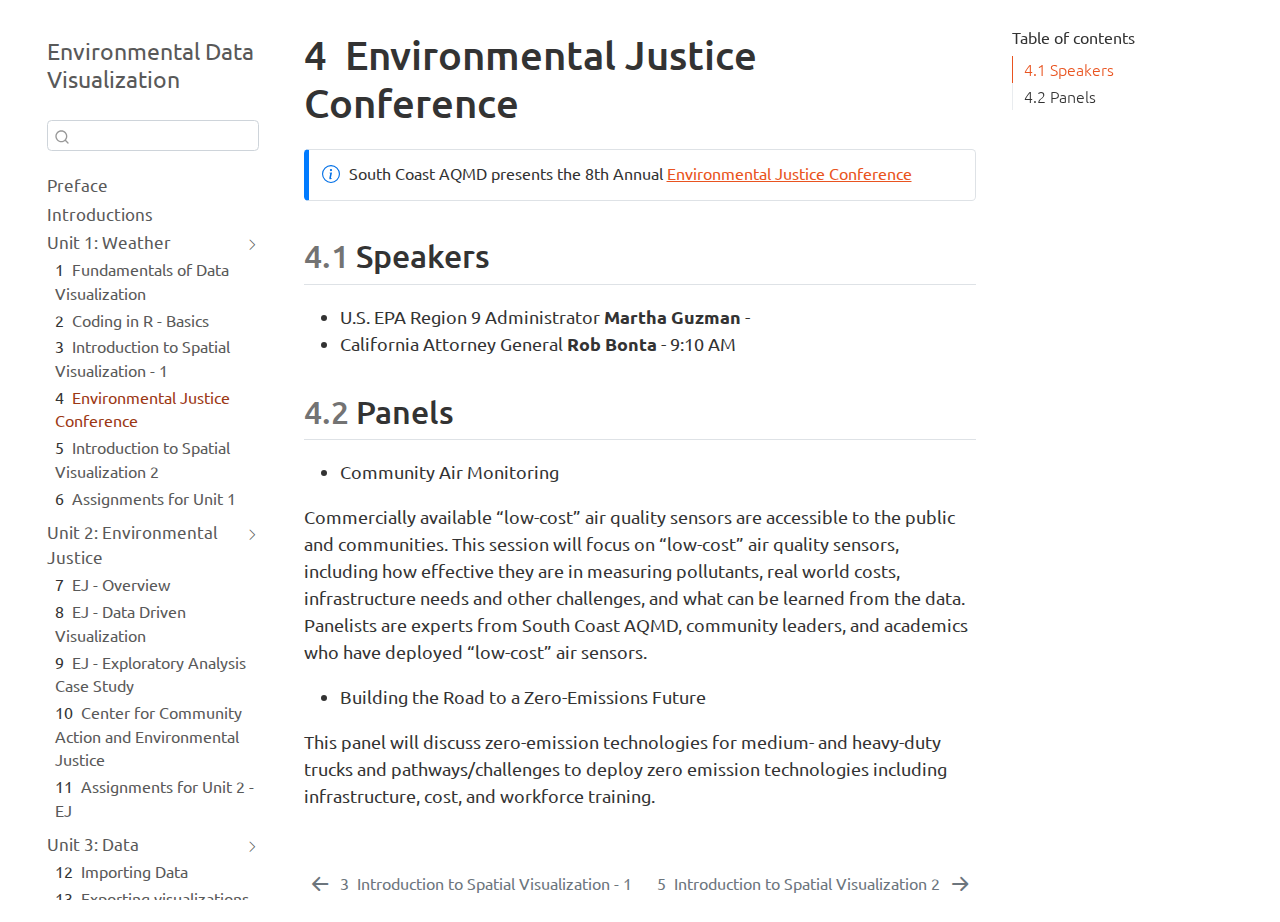
<file: AQMD.html>
<!DOCTYPE html>
<html xmlns="http://www.w3.org/1999/xhtml" lang="en" xml:lang="en"><head>

<meta charset="utf-8">
<meta name="generator" content="quarto-1.1.168">

<meta name="viewport" content="width=device-width, initial-scale=1.0, user-scalable=yes">


<title>Environmental Data Visualization - 4&nbsp; Environmental Justice Conference</title>
<style>
code{white-space: pre-wrap;}
span.smallcaps{font-variant: small-caps;}
div.columns{display: flex; gap: min(4vw, 1.5em);}
div.column{flex: auto; overflow-x: auto;}
div.hanging-indent{margin-left: 1.5em; text-indent: -1.5em;}
ul.task-list{list-style: none;}
ul.task-list li input[type="checkbox"] {
  width: 0.8em;
  margin: 0 0.8em 0.2em -1.6em;
  vertical-align: middle;
}
</style>


<script src="site_libs/quarto-nav/quarto-nav.js"></script>
<script src="site_libs/quarto-nav/headroom.min.js"></script>
<script src="site_libs/clipboard/clipboard.min.js"></script>
<script src="site_libs/quarto-search/autocomplete.umd.js"></script>
<script src="site_libs/quarto-search/fuse.min.js"></script>
<script src="site_libs/quarto-search/quarto-search.js"></script>
<meta name="quarto:offset" content="./">
<link href="./maps2.html" rel="next">
<link href="./maps1.html" rel="prev">
<script src="site_libs/quarto-html/quarto.js"></script>
<script src="site_libs/quarto-html/popper.min.js"></script>
<script src="site_libs/quarto-html/tippy.umd.min.js"></script>
<script src="site_libs/quarto-html/anchor.min.js"></script>
<link href="site_libs/quarto-html/tippy.css" rel="stylesheet">
<link href="site_libs/quarto-html/quarto-syntax-highlighting.css" rel="stylesheet" id="quarto-text-highlighting-styles">
<script src="site_libs/bootstrap/bootstrap.min.js"></script>
<link href="site_libs/bootstrap/bootstrap-icons.css" rel="stylesheet">
<link href="site_libs/bootstrap/bootstrap.min.css" rel="stylesheet" id="quarto-bootstrap" data-mode="light">
<script id="quarto-search-options" type="application/json">{
  "location": "sidebar",
  "copy-button": false,
  "collapse-after": 3,
  "panel-placement": "start",
  "type": "textbox",
  "limit": 20,
  "language": {
    "search-no-results-text": "No results",
    "search-matching-documents-text": "matching documents",
    "search-copy-link-title": "Copy link to search",
    "search-hide-matches-text": "Hide additional matches",
    "search-more-match-text": "more match in this document",
    "search-more-matches-text": "more matches in this document",
    "search-clear-button-title": "Clear",
    "search-detached-cancel-button-title": "Cancel",
    "search-submit-button-title": "Submit"
  }
}</script>


</head>

<body class="nav-sidebar floating">

<div id="quarto-search-results"></div>
  <header id="quarto-header" class="headroom fixed-top">
  <nav class="quarto-secondary-nav" data-bs-toggle="collapse" data-bs-target="#quarto-sidebar" aria-controls="quarto-sidebar" aria-expanded="false" aria-label="Toggle sidebar navigation" onclick="if (window.quartoToggleHeadroom) { window.quartoToggleHeadroom(); }">
    <div class="container-fluid d-flex justify-content-between">
      <h1 class="quarto-secondary-nav-title"><span class="chapter-number">4</span>&nbsp; <span class="chapter-title">Environmental Justice Conference</span></h1>
      <button type="button" class="quarto-btn-toggle btn" aria-label="Show secondary navigation">
        <i class="bi bi-chevron-right"></i>
      </button>
    </div>
  </nav>
</header>
<!-- content -->
<div id="quarto-content" class="quarto-container page-columns page-rows-contents page-layout-article">
<!-- sidebar -->
  <nav id="quarto-sidebar" class="sidebar collapse sidebar-navigation floating overflow-auto">
    <div class="pt-lg-2 mt-2 text-left sidebar-header">
    <div class="sidebar-title mb-0 py-0">
      <a href="./">Environmental Data Visualization</a> 
    </div>
      </div>
      <div class="mt-2 flex-shrink-0 align-items-center">
        <div class="sidebar-search">
        <div id="quarto-search" class="" title="Search"></div>
        </div>
      </div>
    <div class="sidebar-menu-container"> 
    <ul class="list-unstyled mt-1">
        <li class="sidebar-item">
  <div class="sidebar-item-container"> 
  <a href="./index.html" class="sidebar-item-text sidebar-link">Preface</a>
  </div>
</li>
        <li class="sidebar-item">
  <div class="sidebar-item-container"> 
  <a href="./intro.html" class="sidebar-item-text sidebar-link">Introductions</a>
  </div>
</li>
        <li class="sidebar-item sidebar-item-section">
      <div class="sidebar-item-container"> 
            <a href="./weather.html" class="sidebar-item-text sidebar-link">Unit 1: Weather</a>
          <a class="sidebar-item-toggle text-start" data-bs-toggle="collapse" data-bs-target="#quarto-sidebar-section-1" aria-expanded="true">
            <i class="bi bi-chevron-right ms-2"></i>
          </a> 
      </div>
      <ul id="quarto-sidebar-section-1" class="collapse list-unstyled sidebar-section depth1 show">  
          <li class="sidebar-item">
  <div class="sidebar-item-container"> 
  <a href="./information.html" class="sidebar-item-text sidebar-link"><span class="chapter-number">1</span>&nbsp; <span class="chapter-title">Fundamentals of Data Visualization</span></a>
  </div>
</li>
          <li class="sidebar-item">
  <div class="sidebar-item-container"> 
  <a href="./coding1.html" class="sidebar-item-text sidebar-link"><span class="chapter-number">2</span>&nbsp; <span class="chapter-title">Coding in R - Basics</span></a>
  </div>
</li>
          <li class="sidebar-item">
  <div class="sidebar-item-container"> 
  <a href="./maps1.html" class="sidebar-item-text sidebar-link"><span class="chapter-number">3</span>&nbsp; <span class="chapter-title">Introduction to Spatial Visualization - 1</span></a>
  </div>
</li>
          <li class="sidebar-item">
  <div class="sidebar-item-container"> 
  <a href="./AQMD.html" class="sidebar-item-text sidebar-link active"><span class="chapter-number">4</span>&nbsp; <span class="chapter-title">Environmental Justice Conference</span></a>
  </div>
</li>
          <li class="sidebar-item">
  <div class="sidebar-item-container"> 
  <a href="./maps2.html" class="sidebar-item-text sidebar-link"><span class="chapter-number">5</span>&nbsp; <span class="chapter-title">Introduction to Spatial Visualization 2</span></a>
  </div>
</li>
          <li class="sidebar-item">
  <div class="sidebar-item-container"> 
  <a href="./assignment1.html" class="sidebar-item-text sidebar-link"><span class="chapter-number">6</span>&nbsp; <span class="chapter-title">Assignments for Unit 1</span></a>
  </div>
</li>
      </ul>
  </li>
        <li class="sidebar-item sidebar-item-section">
      <div class="sidebar-item-container"> 
            <a href="./EJ.html" class="sidebar-item-text sidebar-link">Unit 2: Environmental Justice</a>
          <a class="sidebar-item-toggle text-start" data-bs-toggle="collapse" data-bs-target="#quarto-sidebar-section-2" aria-expanded="true">
            <i class="bi bi-chevron-right ms-2"></i>
          </a> 
      </div>
      <ul id="quarto-sidebar-section-2" class="collapse list-unstyled sidebar-section depth1 show">  
          <li class="sidebar-item">
  <div class="sidebar-item-container"> 
  <a href="./EJtheory.html" class="sidebar-item-text sidebar-link"><span class="chapter-number">7</span>&nbsp; <span class="chapter-title">EJ - Overview</span></a>
  </div>
</li>
          <li class="sidebar-item">
  <div class="sidebar-item-container"> 
  <a href="./EJtools.html" class="sidebar-item-text sidebar-link"><span class="chapter-number">8</span>&nbsp; <span class="chapter-title">EJ - Data Driven Visualization</span></a>
  </div>
</li>
          <li class="sidebar-item">
  <div class="sidebar-item-container"> 
  <a href="./EJdata.html" class="sidebar-item-text sidebar-link"><span class="chapter-number">9</span>&nbsp; <span class="chapter-title">EJ - Exploratory Analysis Case Study</span></a>
  </div>
</li>
          <li class="sidebar-item">
  <div class="sidebar-item-container"> 
  <a href="./CCAEJ.html" class="sidebar-item-text sidebar-link"><span class="chapter-number">10</span>&nbsp; <span class="chapter-title">Center for Community Action and Environmental Justice</span></a>
  </div>
</li>
          <li class="sidebar-item">
  <div class="sidebar-item-container"> 
  <a href="./assignment2.html" class="sidebar-item-text sidebar-link"><span class="chapter-number">11</span>&nbsp; <span class="chapter-title">Assignments for Unit 2 - EJ</span></a>
  </div>
</li>
      </ul>
  </li>
        <li class="sidebar-item sidebar-item-section">
      <div class="sidebar-item-container"> 
            <a href="./data.html" class="sidebar-item-text sidebar-link">Unit 3: Data</a>
          <a class="sidebar-item-toggle text-start" data-bs-toggle="collapse" data-bs-target="#quarto-sidebar-section-3" aria-expanded="true">
            <i class="bi bi-chevron-right ms-2"></i>
          </a> 
      </div>
      <ul id="quarto-sidebar-section-3" class="collapse list-unstyled sidebar-section depth1 show">  
          <li class="sidebar-item">
  <div class="sidebar-item-container"> 
  <a href="./import.html" class="sidebar-item-text sidebar-link"><span class="chapter-number">12</span>&nbsp; <span class="chapter-title">Importing Data</span></a>
  </div>
</li>
          <li class="sidebar-item">
  <div class="sidebar-item-container"> 
  <a href="./export.html" class="sidebar-item-text sidebar-link"><span class="chapter-number">13</span>&nbsp; <span class="chapter-title">Exporting visualizations and data</span></a>
  </div>
</li>
          <li class="sidebar-item">
  <div class="sidebar-item-container"> 
  <a href="./context.html" class="sidebar-item-text sidebar-link"><span class="chapter-number">14</span>&nbsp; <span class="chapter-title">Contextualizing Data</span></a>
  </div>
</li>
          <li class="sidebar-item">
  <div class="sidebar-item-container"> 
  <a href="./import2.html" class="sidebar-item-text sidebar-link"><span class="chapter-number">15</span>&nbsp; <span class="chapter-title">Importing Data - Part 2</span></a>
  </div>
</li>
          <li class="sidebar-item">
  <div class="sidebar-item-container"> 
  <a href="./assignment3.html" class="sidebar-item-text sidebar-link"><span class="chapter-number">16</span>&nbsp; <span class="chapter-title">Assignments for Unit 3 - Data</span></a>
  </div>
</li>
      </ul>
  </li>
        <li class="sidebar-item sidebar-item-section">
      <div class="sidebar-item-container"> 
            <a href="./projects.html" class="sidebar-item-text sidebar-link">Unit 4: Special Projects</a>
          <a class="sidebar-item-toggle text-start" data-bs-toggle="collapse" data-bs-target="#quarto-sidebar-section-4" aria-expanded="true">
            <i class="bi bi-chevron-right ms-2"></i>
          </a> 
      </div>
      <ul id="quarto-sidebar-section-4" class="collapse list-unstyled sidebar-section depth1 show">  
          <li class="sidebar-item">
  <div class="sidebar-item-container"> 
  <a href="./sacrifice.html" class="sidebar-item-text sidebar-link"><span class="chapter-number">17</span>&nbsp; <span class="chapter-title">Sacrifice Zones</span></a>
  </div>
</li>
          <li class="sidebar-item">
  <div class="sidebar-item-container"> 
  <a href="./debt.html" class="sidebar-item-text sidebar-link"><span class="chapter-number">18</span>&nbsp; <span class="chapter-title">Ecological Debt</span></a>
  </div>
</li>
          <li class="sidebar-item">
  <div class="sidebar-item-container"> 
  <a href="./markdown.html" class="sidebar-item-text sidebar-link"><span class="chapter-number">19</span>&nbsp; <span class="chapter-title">R Markdown - Documents and Presentations in R</span></a>
  </div>
</li>
          <li class="sidebar-item">
  <div class="sidebar-item-container"> 
  <a href="./research.html" class="sidebar-item-text sidebar-link"><span class="chapter-number">20</span>&nbsp; <span class="chapter-title">Research sites</span></a>
  </div>
</li>
          <li class="sidebar-item">
  <div class="sidebar-item-container"> 
  <a href="./munging.html" class="sidebar-item-text sidebar-link"><span class="chapter-number">21</span>&nbsp; <span class="chapter-title">Data Science 101</span></a>
  </div>
</li>
          <li class="sidebar-item">
  <div class="sidebar-item-container"> 
  <a href="./debrief.html" class="sidebar-item-text sidebar-link"><span class="chapter-number">22</span>&nbsp; <span class="chapter-title">Group Project Review - Projects</span></a>
  </div>
</li>
          <li class="sidebar-item">
  <div class="sidebar-item-container"> 
  <a href="./import3.html" class="sidebar-item-text sidebar-link"><span class="chapter-number">23</span>&nbsp; <span class="chapter-title">Importing Data - Part 3</span></a>
  </div>
</li>
          <li class="sidebar-item">
  <div class="sidebar-item-container"> 
  <a href="./maps3.html" class="sidebar-item-text sidebar-link"><span class="chapter-number">24</span>&nbsp; <span class="chapter-title">Advanced Spatial Visualization</span></a>
  </div>
</li>
          <li class="sidebar-item">
  <div class="sidebar-item-container"> 
  <a href="./School_near_rail.html" class="sidebar-item-text sidebar-link"><span class="chapter-number">25</span>&nbsp; <span class="chapter-title">Advanced Spatial Analysis</span></a>
  </div>
</li>
          <li class="sidebar-item">
  <div class="sidebar-item-container"> 
  <a href="./chartJunk.html" class="sidebar-item-text sidebar-link"><span class="chapter-number">26</span>&nbsp; <span class="chapter-title">Chartjunk, Data-Ink Ratios, and Visualization Theory</span></a>
  </div>
</li>
          <li class="sidebar-item">
  <div class="sidebar-item-container"> 
  <a href="./assignment4.html" class="sidebar-item-text sidebar-link"><span class="chapter-number">27</span>&nbsp; <span class="chapter-title">Assignments for Unit 4 - Projects</span></a>
  </div>
</li>
      </ul>
  </li>
        <li class="sidebar-item sidebar-item-section">
      <div class="sidebar-item-container"> 
            <a class="sidebar-item-text sidebar-link text-start" data-bs-toggle="collapse" data-bs-target="#quarto-sidebar-section-5" aria-expanded="true">Appendices</a>
          <a class="sidebar-item-toggle text-start" data-bs-toggle="collapse" data-bs-target="#quarto-sidebar-section-5" aria-expanded="true">
            <i class="bi bi-chevron-right ms-2"></i>
          </a> 
      </div>
      <ul id="quarto-sidebar-section-5" class="collapse list-unstyled sidebar-section depth1 show">  
          <li class="sidebar-item">
  <div class="sidebar-item-container"> 
  <a href="./syllabus.html" class="sidebar-item-text sidebar-link"><span class="chapter-number">A</span>&nbsp; <span class="chapter-title">Course Syllabus</span></a>
  </div>
</li>
          <li class="sidebar-item">
  <div class="sidebar-item-container"> 
  <a href="./tools.html" class="sidebar-item-text sidebar-link"><span class="chapter-number">B</span>&nbsp; <span class="chapter-title">R and RStudio Installation and Overview</span></a>
  </div>
</li>
          <li class="sidebar-item">
  <div class="sidebar-item-container"> 
  <a href="./resources.html" class="sidebar-item-text sidebar-link"><span class="chapter-number">C</span>&nbsp; <span class="chapter-title">Resources</span></a>
  </div>
</li>
          <li class="sidebar-item">
  <div class="sidebar-item-container"> 
  <a href="./references.html" class="sidebar-item-text sidebar-link">References</a>
  </div>
</li>
      </ul>
  </li>
    </ul>
    </div>
</nav>
<!-- margin-sidebar -->
    <div id="quarto-margin-sidebar" class="sidebar margin-sidebar">
        <nav id="TOC" role="doc-toc" class="toc-active">
    <h2 id="toc-title">Table of contents</h2>
   
  <ul>
  <li><a href="#speakers" id="toc-speakers" class="nav-link active" data-scroll-target="#speakers"><span class="toc-section-number">4.1</span>  Speakers</a></li>
  <li><a href="#panels" id="toc-panels" class="nav-link" data-scroll-target="#panels"><span class="toc-section-number">4.2</span>  Panels</a></li>
  </ul>
</nav>
    </div>
<!-- main -->
<main class="content" id="quarto-document-content">

<header id="title-block-header" class="quarto-title-block default">
<div class="quarto-title">
<h1 class="title"><span id="sec-AQMD" class="quarto-section-identifier d-none d-lg-block"><span class="chapter-number">4</span>&nbsp; <span class="chapter-title">Environmental Justice Conference</span></span></h1>
</div>



<div class="quarto-title-meta">

    
    
  </div>
  

</header>

<div class="callout-note callout callout-style-simple">
<div class="callout-body d-flex">
<div class="callout-icon-container">
<i class="callout-icon"></i>
</div>
<div class="callout-body-container">
<p>South Coast AQMD presents the 8th Annual <a href="http://www.aqmd.gov/nav/about/initiatives/environmental-justice/ejcp/environmental-justice-conference">Environmental Justice Conference</a></p>
</div>
</div>
</div>
<section id="speakers" class="level2" data-number="4.1">
<h2 data-number="4.1" class="anchored" data-anchor-id="speakers"><span class="header-section-number">4.1</span> Speakers</h2>
<ul>
<li>U.S. EPA Region 9 Administrator <strong>Martha Guzman</strong> -</li>
<li>California Attorney General <strong>Rob Bonta</strong> - 9:10 AM</li>
</ul>
</section>
<section id="panels" class="level2" data-number="4.2">
<h2 data-number="4.2" class="anchored" data-anchor-id="panels"><span class="header-section-number">4.2</span> Panels</h2>
<ul>
<li>Community Air Monitoring</li>
</ul>
<p>Commercially available “low-cost” air quality sensors are accessible to the public and communities. This session will focus on “low-cost” air quality sensors, including how effective they are in measuring pollutants, real world costs, infrastructure needs and other challenges, and what can be learned from the data. Panelists are experts from South Coast AQMD, community leaders, and academics who have deployed “low-cost” air sensors.</p>
<ul>
<li>Building the Road to a Zero-Emissions Future</li>
</ul>
<p>This panel will discuss zero-emission technologies for medium- and heavy-duty trucks and pathways/challenges to deploy zero emission technologies including infrastructure, cost, and workforce training.</p>


</section>

</main> <!-- /main -->
<script id="quarto-html-after-body" type="application/javascript">
window.document.addEventListener("DOMContentLoaded", function (event) {
  const toggleBodyColorMode = (bsSheetEl) => {
    const mode = bsSheetEl.getAttribute("data-mode");
    const bodyEl = window.document.querySelector("body");
    if (mode === "dark") {
      bodyEl.classList.add("quarto-dark");
      bodyEl.classList.remove("quarto-light");
    } else {
      bodyEl.classList.add("quarto-light");
      bodyEl.classList.remove("quarto-dark");
    }
  }
  const toggleBodyColorPrimary = () => {
    const bsSheetEl = window.document.querySelector("link#quarto-bootstrap");
    if (bsSheetEl) {
      toggleBodyColorMode(bsSheetEl);
    }
  }
  toggleBodyColorPrimary();  
  const icon = "";
  const anchorJS = new window.AnchorJS();
  anchorJS.options = {
    placement: 'right',
    icon: icon
  };
  anchorJS.add('.anchored');
  const clipboard = new window.ClipboardJS('.code-copy-button', {
    target: function(trigger) {
      return trigger.previousElementSibling;
    }
  });
  clipboard.on('success', function(e) {
    // button target
    const button = e.trigger;
    // don't keep focus
    button.blur();
    // flash "checked"
    button.classList.add('code-copy-button-checked');
    var currentTitle = button.getAttribute("title");
    button.setAttribute("title", "Copied!");
    setTimeout(function() {
      button.setAttribute("title", currentTitle);
      button.classList.remove('code-copy-button-checked');
    }, 1000);
    // clear code selection
    e.clearSelection();
  });
  function tippyHover(el, contentFn) {
    const config = {
      allowHTML: true,
      content: contentFn,
      maxWidth: 500,
      delay: 100,
      arrow: false,
      appendTo: function(el) {
          return el.parentElement;
      },
      interactive: true,
      interactiveBorder: 10,
      theme: 'quarto',
      placement: 'bottom-start'
    };
    window.tippy(el, config); 
  }
  const noterefs = window.document.querySelectorAll('a[role="doc-noteref"]');
  for (var i=0; i<noterefs.length; i++) {
    const ref = noterefs[i];
    tippyHover(ref, function() {
      // use id or data attribute instead here
      let href = ref.getAttribute('data-footnote-href') || ref.getAttribute('href');
      try { href = new URL(href).hash; } catch {}
      const id = href.replace(/^#\/?/, "");
      const note = window.document.getElementById(id);
      return note.innerHTML;
    });
  }
  var bibliorefs = window.document.querySelectorAll('a[role="doc-biblioref"]');
  for (var i=0; i<bibliorefs.length; i++) {
    const ref = bibliorefs[i];
    const cites = ref.parentNode.getAttribute('data-cites').split(' ');
    tippyHover(ref, function() {
      var popup = window.document.createElement('div');
      cites.forEach(function(cite) {
        var citeDiv = window.document.createElement('div');
        citeDiv.classList.add('hanging-indent');
        citeDiv.classList.add('csl-entry');
        var biblioDiv = window.document.getElementById('ref-' + cite);
        if (biblioDiv) {
          citeDiv.innerHTML = biblioDiv.innerHTML;
        }
        popup.appendChild(citeDiv);
      });
      return popup.innerHTML;
    });
  }
});
</script>
<nav class="page-navigation">
  <div class="nav-page nav-page-previous">
      <a href="./maps1.html" class="pagination-link">
        <i class="bi bi-arrow-left-short"></i> <span class="nav-page-text"><span class="chapter-number">3</span>&nbsp; <span class="chapter-title">Introduction to Spatial Visualization - 1</span></span>
      </a>          
  </div>
  <div class="nav-page nav-page-next">
      <a href="./maps2.html" class="pagination-link">
        <span class="nav-page-text"><span class="chapter-number">5</span>&nbsp; <span class="chapter-title">Introduction to Spatial Visualization 2</span></span> <i class="bi bi-arrow-right-short"></i>
      </a>
  </div>
</nav>
</div> <!-- /content -->



</body></html>
</file>
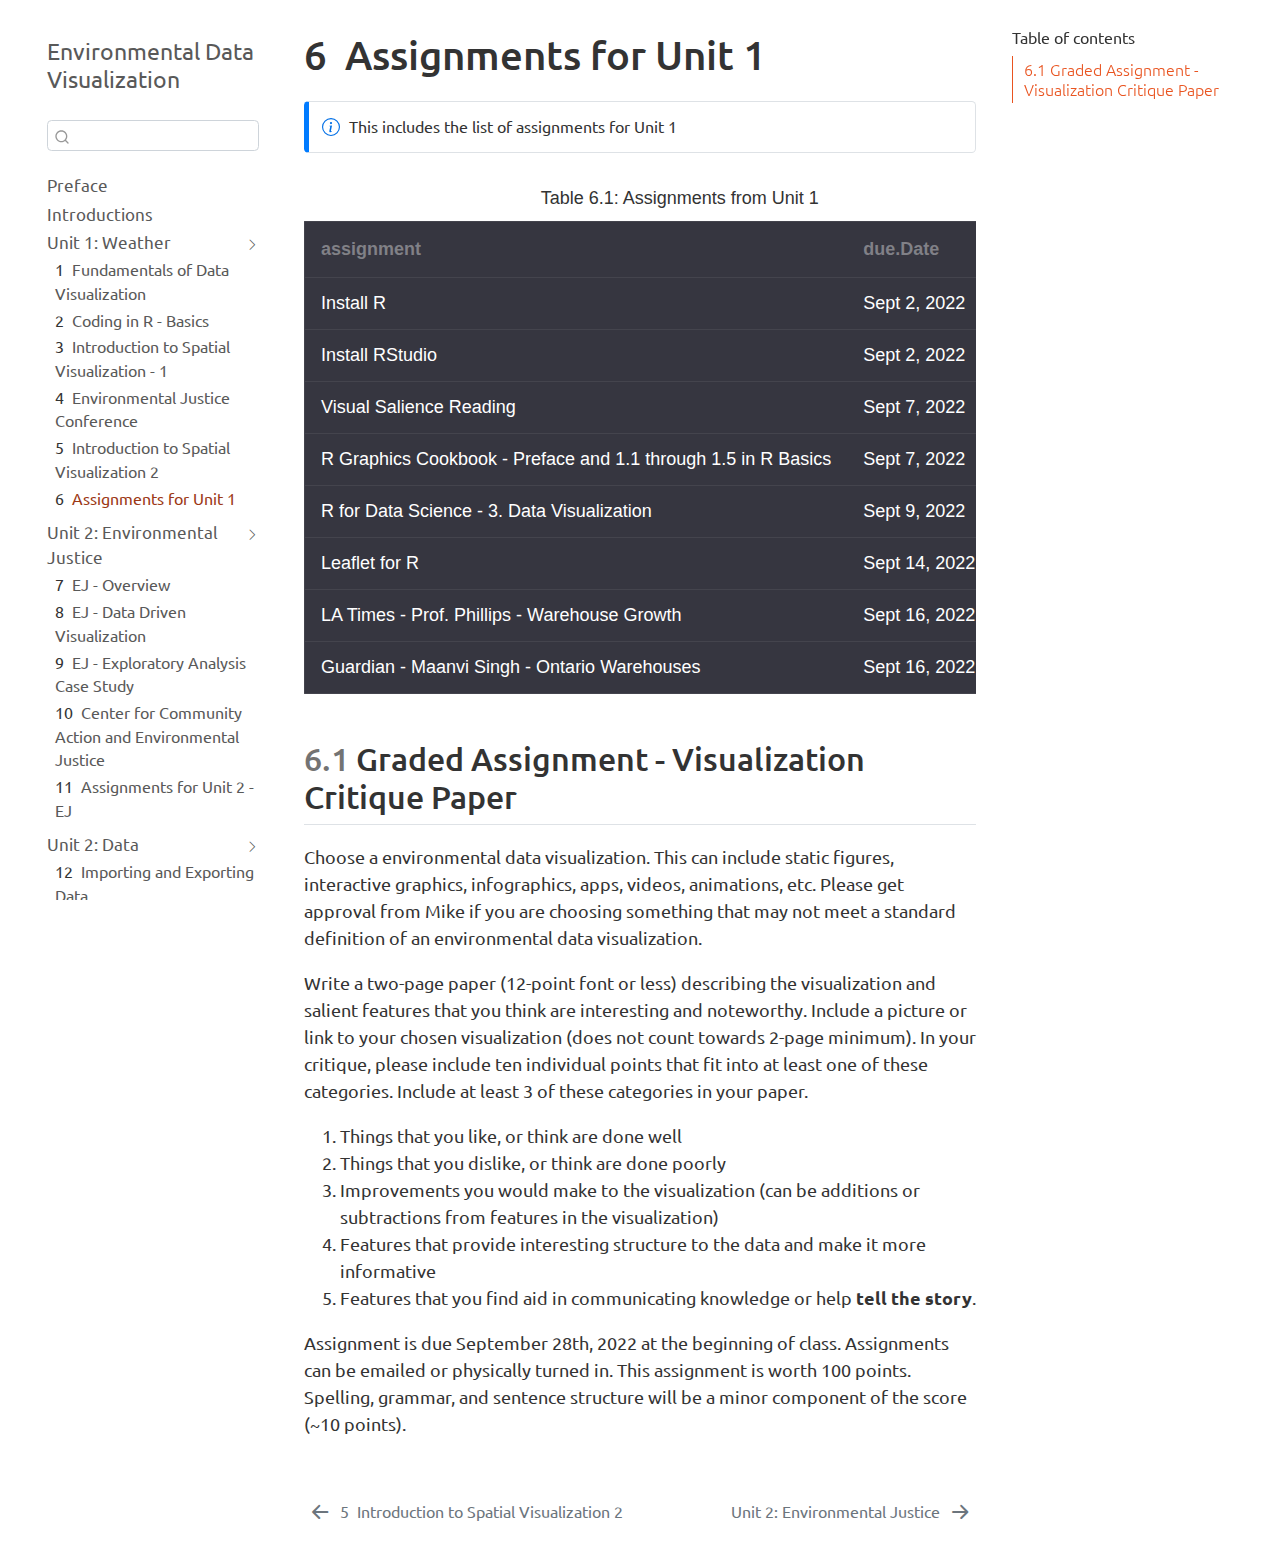
<file: assignment1.html>
<!DOCTYPE html>
<html xmlns="http://www.w3.org/1999/xhtml" lang="en" xml:lang="en"><head>
<meta http-equiv="Content-Type" content="text/html; charset=UTF-8">
<meta charset="utf-8">
<meta name="generator" content="quarto-1.1.168">
<meta name="viewport" content="width=device-width, initial-scale=1.0, user-scalable=yes">
<title>Environmental Data Visualization - 6&nbsp; Assignments for Unit 1</title>
<style>
code{white-space: pre-wrap;}
span.smallcaps{font-variant: small-caps;}
div.columns{display: flex; gap: min(4vw, 1.5em);}
div.column{flex: auto; overflow-x: auto;}
div.hanging-indent{margin-left: 1.5em; text-indent: -1.5em;}
ul.task-list{list-style: none;}
ul.task-list li input[type="checkbox"] {
  width: 0.8em;
  margin: 0 0.8em 0.2em -1.6em;
  vertical-align: middle;
}
</style>

<script src="site_libs/quarto-nav/quarto-nav.js"></script>
<script src="site_libs/quarto-nav/headroom.min.js"></script>
<script src="site_libs/clipboard/clipboard.min.js"></script>
<script src="site_libs/quarto-search/autocomplete.umd.js"></script>
<script src="site_libs/quarto-search/fuse.min.js"></script>
<script src="site_libs/quarto-search/quarto-search.js"></script>
<meta name="quarto:offset" content="./">
<link href="./EJ.html" rel="next">
<link href="./maps2.html" rel="prev">
<script src="site_libs/quarto-html/quarto.js"></script>
<script src="site_libs/quarto-html/popper.min.js"></script>
<script src="site_libs/quarto-html/tippy.umd.min.js"></script>
<script src="site_libs/quarto-html/anchor.min.js"></script>
<link href="site_libs/quarto-html/tippy.css" rel="stylesheet">
<link href="site_libs/quarto-html/quarto-syntax-highlighting.css" rel="stylesheet" id="quarto-text-highlighting-styles">
<script src="site_libs/bootstrap/bootstrap.min.js"></script>
<link href="site_libs/bootstrap/bootstrap-icons.css" rel="stylesheet">
<link href="site_libs/bootstrap/bootstrap.min.css" rel="stylesheet" id="quarto-bootstrap" data-mode="light"><script id="quarto-search-options" type="application/json">{
  "location": "sidebar",
  "copy-button": false,
  "collapse-after": 3,
  "panel-placement": "start",
  "type": "textbox",
  "limit": 20,
  "language": {
    "search-no-results-text": "No results",
    "search-matching-documents-text": "matching documents",
    "search-copy-link-title": "Copy link to search",
    "search-hide-matches-text": "Hide additional matches",
    "search-more-match-text": "more match in this document",
    "search-more-matches-text": "more matches in this document",
    "search-clear-button-title": "Clear",
    "search-detached-cancel-button-title": "Cancel",
    "search-submit-button-title": "Submit"
  }
}</script><script src="site_libs/kePrint-0.0.1/kePrint.js"></script><link href="site_libs/lightable-0.0.1/lightable.css" rel="stylesheet">
</head>
<body class="nav-sidebar floating">

<div id="quarto-search-results"></div>
  <header id="quarto-header" class="headroom fixed-top"><nav class="quarto-secondary-nav" data-bs-toggle="collapse" data-bs-target="#quarto-sidebar" aria-controls="quarto-sidebar" aria-expanded="false" aria-label="Toggle sidebar navigation" onclick="if (window.quartoToggleHeadroom) { window.quartoToggleHeadroom(); }"><div class="container-fluid d-flex justify-content-between">
      <h1 class="quarto-secondary-nav-title"><span class="chapter-number">6</span>&nbsp; <span class="chapter-title">Assignments for Unit 1</span></h1>
      <button type="button" class="quarto-btn-toggle btn" aria-label="Show secondary navigation">
        <i class="bi bi-chevron-right"></i>
      </button>
    </div>
  </nav></header><!-- content --><div id="quarto-content" class="quarto-container page-columns page-rows-contents page-layout-article">
<!-- sidebar -->
  <nav id="quarto-sidebar" class="sidebar collapse sidebar-navigation floating overflow-auto"><div class="pt-lg-2 mt-2 text-left sidebar-header">
    <div class="sidebar-title mb-0 py-0">
      <a href="./">Environmental Data Visualization</a> 
    </div>
      </div>
      <div class="mt-2 flex-shrink-0 align-items-center">
        <div class="sidebar-search">
        <div id="quarto-search" class="" title="Search"></div>
        </div>
      </div>
    <div class="sidebar-menu-container"> 
    <ul class="list-unstyled mt-1">
<li class="sidebar-item">
  <div class="sidebar-item-container"> 
  <a href="./index.html" class="sidebar-item-text sidebar-link">Preface</a>
  </div>
</li>
        <li class="sidebar-item">
  <div class="sidebar-item-container"> 
  <a href="./intro.html" class="sidebar-item-text sidebar-link">Introductions</a>
  </div>
</li>
        <li class="sidebar-item sidebar-item-section">
      <div class="sidebar-item-container"> 
            <a href="./weather.html" class="sidebar-item-text sidebar-link">Unit 1: Weather</a>
          <a class="sidebar-item-toggle text-start" data-bs-toggle="collapse" data-bs-target="#quarto-sidebar-section-1" aria-expanded="true">
            <i class="bi bi-chevron-right ms-2"></i>
          </a> 
      </div>
      <ul id="quarto-sidebar-section-1" class="collapse list-unstyled sidebar-section depth1 show">
<li class="sidebar-item">
  <div class="sidebar-item-container"> 
  <a href="./information.html" class="sidebar-item-text sidebar-link"><span class="chapter-number">1</span>&nbsp; <span class="chapter-title">Fundamentals of Data Visualization</span></a>
  </div>
</li>
          <li class="sidebar-item">
  <div class="sidebar-item-container"> 
  <a href="./coding1.html" class="sidebar-item-text sidebar-link"><span class="chapter-number">2</span>&nbsp; <span class="chapter-title">Coding in R - Basics</span></a>
  </div>
</li>
          <li class="sidebar-item">
  <div class="sidebar-item-container"> 
  <a href="./maps1.html" class="sidebar-item-text sidebar-link"><span class="chapter-number">3</span>&nbsp; <span class="chapter-title">Introduction to Spatial Visualization - 1</span></a>
  </div>
</li>
          <li class="sidebar-item">
  <div class="sidebar-item-container"> 
  <a href="./AQMD.html" class="sidebar-item-text sidebar-link"><span class="chapter-number">4</span>&nbsp; <span class="chapter-title">Environmental Justice Conference</span></a>
  </div>
</li>
          <li class="sidebar-item">
  <div class="sidebar-item-container"> 
  <a href="./maps2.html" class="sidebar-item-text sidebar-link"><span class="chapter-number">5</span>&nbsp; <span class="chapter-title">Introduction to Spatial Visualization 2</span></a>
  </div>
</li>
          <li class="sidebar-item">
  <div class="sidebar-item-container"> 
  <a href="./assignment1.html" class="sidebar-item-text sidebar-link active"><span class="chapter-number">6</span>&nbsp; <span class="chapter-title">Assignments for Unit 1</span></a>
  </div>
</li>
      </ul>
</li>
        <li class="sidebar-item sidebar-item-section">
      <div class="sidebar-item-container"> 
            <a href="./EJ.html" class="sidebar-item-text sidebar-link">Unit 2: Environmental Justice</a>
          <a class="sidebar-item-toggle text-start" data-bs-toggle="collapse" data-bs-target="#quarto-sidebar-section-2" aria-expanded="true">
            <i class="bi bi-chevron-right ms-2"></i>
          </a> 
      </div>
      <ul id="quarto-sidebar-section-2" class="collapse list-unstyled sidebar-section depth1 show">
<li class="sidebar-item">
  <div class="sidebar-item-container"> 
  <a href="./EJtheory.html" class="sidebar-item-text sidebar-link"><span class="chapter-number">7</span>&nbsp; <span class="chapter-title">EJ - Overview</span></a>
  </div>
</li>
          <li class="sidebar-item">
  <div class="sidebar-item-container"> 
  <a href="./EJtools.html" class="sidebar-item-text sidebar-link"><span class="chapter-number">8</span>&nbsp; <span class="chapter-title">EJ - Data Driven Visualization</span></a>
  </div>
</li>
          <li class="sidebar-item">
  <div class="sidebar-item-container"> 
  <a href="./EJdata.html" class="sidebar-item-text sidebar-link"><span class="chapter-number">9</span>&nbsp; <span class="chapter-title">EJ - Exploratory Analysis Case Study</span></a>
  </div>
</li>
          <li class="sidebar-item">
  <div class="sidebar-item-container"> 
  <a href="./CCAEJ.html" class="sidebar-item-text sidebar-link"><span class="chapter-number">10</span>&nbsp; <span class="chapter-title">Center for Community Action and Environmental Justice</span></a>
  </div>
</li>
          <li class="sidebar-item">
  <div class="sidebar-item-container"> 
  <a href="./assignment2.html" class="sidebar-item-text sidebar-link"><span class="chapter-number">11</span>&nbsp; <span class="chapter-title">Assignments for Unit 2 - EJ</span></a>
  </div>
</li>
      </ul>
</li>
        <li class="sidebar-item sidebar-item-section">
      <div class="sidebar-item-container"> 
            <a href="./data.html" class="sidebar-item-text sidebar-link">Unit 2: Data</a>
          <a class="sidebar-item-toggle text-start" data-bs-toggle="collapse" data-bs-target="#quarto-sidebar-section-3" aria-expanded="true">
            <i class="bi bi-chevron-right ms-2"></i>
          </a> 
      </div>
      <ul id="quarto-sidebar-section-3" class="collapse list-unstyled sidebar-section depth1 show">
<li class="sidebar-item">
  <div class="sidebar-item-container"> 
  <a href="./import.html" class="sidebar-item-text sidebar-link"><span class="chapter-number">12</span>&nbsp; <span class="chapter-title">Importing and Exporting Data</span></a>
  </div>
</li>
          <li class="sidebar-item">
  <div class="sidebar-item-container"> 
  <a href="./export.html" class="sidebar-item-text sidebar-link"><span class="chapter-number">13</span>&nbsp; <span class="chapter-title">Exporting visualizations and data</span></a>
  </div>
</li>
          <li class="sidebar-item">
  <div class="sidebar-item-container"> 
  <a href="./context.html" class="sidebar-item-text sidebar-link"><span class="chapter-number">14</span>&nbsp; <span class="chapter-title">Contextualizing Data</span></a>
  </div>
</li>
          <li class="sidebar-item">
  <div class="sidebar-item-container"> 
  <a href="./assignment3.html" class="sidebar-item-text sidebar-link"><span class="chapter-number">15</span>&nbsp; <span class="chapter-title">Assignments for Unit 3 - Data</span></a>
  </div>
</li>
      </ul>
</li>
        <li class="sidebar-item sidebar-item-section">
      <div class="sidebar-item-container"> 
            <a class="sidebar-item-text sidebar-link text-start" data-bs-toggle="collapse" data-bs-target="#quarto-sidebar-section-4" aria-expanded="true">Appendices</a>
          <a class="sidebar-item-toggle text-start" data-bs-toggle="collapse" data-bs-target="#quarto-sidebar-section-4" aria-expanded="true">
            <i class="bi bi-chevron-right ms-2"></i>
          </a> 
      </div>
      <ul id="quarto-sidebar-section-4" class="collapse list-unstyled sidebar-section depth1 show">
<li class="sidebar-item">
  <div class="sidebar-item-container"> 
  <a href="./syllabus.html" class="sidebar-item-text sidebar-link"><span class="chapter-number">A</span>&nbsp; <span class="chapter-title">Course Syllabus</span></a>
  </div>
</li>
          <li class="sidebar-item">
  <div class="sidebar-item-container"> 
  <a href="./tools.html" class="sidebar-item-text sidebar-link"><span class="chapter-number">B</span>&nbsp; <span class="chapter-title">R and RStudio Installation and Overview</span></a>
  </div>
</li>
          <li class="sidebar-item">
  <div class="sidebar-item-container"> 
  <a href="./resources.html" class="sidebar-item-text sidebar-link"><span class="chapter-number">C</span>&nbsp; <span class="chapter-title">Resources</span></a>
  </div>
</li>
          <li class="sidebar-item">
  <div class="sidebar-item-container"> 
  <a href="./references.html" class="sidebar-item-text sidebar-link">References</a>
  </div>
</li>
      </ul>
</li>
    </ul>
</div>
</nav><!-- margin-sidebar --><div id="quarto-margin-sidebar" class="sidebar margin-sidebar">
        <nav id="TOC" role="doc-toc" class="toc-active"><h2 id="toc-title">Table of contents</h2>
   
  <ul>
<li><a href="#graded-assignment---visualization-critique-paper" id="toc-graded-assignment---visualization-critique-paper" class="nav-link active" data-scroll-target="#graded-assignment---visualization-critique-paper"><span class="toc-section-number">6.1</span>  Graded Assignment - Visualization Critique Paper</a></li>
  </ul></nav>
    </div>
<!-- main -->
<main class="content" id="quarto-document-content"><header id="title-block-header" class="quarto-title-block default"><div class="quarto-title">
<h1 class="title"><span id="sec-assignment1" class="quarto-section-identifier d-none d-lg-block"><span class="chapter-number">6</span>&nbsp; <span class="chapter-title">Assignments for Unit 1</span></span></h1>
</div>



<div class="quarto-title-meta">

    
    
  </div>
  

</header><div class="callout-note callout callout-style-simple">
<div class="callout-body d-flex">
<div class="callout-icon-container">
<i class="callout-icon"></i>
</div>
<div class="callout-body-container">
<p>This includes the list of assignments for Unit 1</p>
</div>
</div>
</div>
<div class="cell">
<div class="cell-output-display">
<div id="tbl-unit1assignments" class="anchored">

<table class=" lightable-material-dark lightable-hover" style="font-family: &quot;Source Sans Pro&quot;, helvetica, sans-serif; margin-left: auto; margin-right: auto;">
<caption>Table&nbsp;6.1:  Assignments from Unit 1 </caption>
 <thead><tr>
<th style="text-align:left;"> assignment </th>
   <th style="text-align:left;"> due.Date </th>
   <th style="text-align:left;"> link </th>
  </tr></thead>
<tbody>
<tr>
<td style="text-align:left;width: 20em; "> Install R </td>
   <td style="text-align:left;"> Sept 2, 2022 </td>
   <td style="text-align:left;"> <a href="http://radicalresearch.llc/EDVcourse/tools.html" style="     ">1</a> </td>
  </tr>
<tr>
<td style="text-align:left;width: 20em; "> Install RStudio </td>
   <td style="text-align:left;"> Sept 2, 2022 </td>
   <td style="text-align:left;"> <a href="http://radicalresearch.llc/EDVcourse/tools.html" style="     ">2</a> </td>
  </tr>
<tr>
<td style="text-align:left;width: 20em; "> Visual Salience Reading </td>
   <td style="text-align:left;"> Sept 7, 2022 </td>
   <td style="text-align:left;"> <a href="http://www.scholarpedia.org/article/Visual_salience" style="     ">3</a> </td>
  </tr>
<tr>
<td style="text-align:left;width: 20em; "> R Graphics Cookbook - Preface and 1.1 through 1.5 in R Basics </td>
   <td style="text-align:left;"> Sept 7, 2022 </td>
   <td style="text-align:left;"> <a href="https://r-graphics.org/" style="     ">4</a> </td>
  </tr>
<tr>
<td style="text-align:left;width: 20em; "> R for Data Science - 3. Data Visualization </td>
   <td style="text-align:left;"> Sept 9, 2022 </td>
   <td style="text-align:left;"> <a href="https://r4ds.had.co.nz/data-visualisation.html" style="     ">5</a> </td>
  </tr>
<tr>
<td style="text-align:left;width: 20em; "> Leaflet for R </td>
   <td style="text-align:left;"> Sept 14, 2022 </td>
   <td style="text-align:left;"> <a href="https://rstudio.github.io/leaflet/" style="     ">6</a> </td>
  </tr>
<tr>
<td style="text-align:left;width: 20em; "> LA Times - Prof. Phillips - Warehouse Growth </td>
   <td style="text-align:left;"> Sept 16, 2022 </td>
   <td style="text-align:left;"> <a href="" style="     ">7</a> </td>
  </tr>
<tr>
<td style="text-align:left;width: 20em; "> Guardian - Maanvi Singh - Ontario Warehouses </td>
   <td style="text-align:left;"> Sept 16, 2022 </td>
   <td style="text-align:left;"> <a href="https://www.theguardian.com/us-news/2022/sep/13/ontario-california-amazon-warehouses" style="     ">8</a> </td>
  </tr>
</tbody>
</table>
</div>
</div>
</div>
<section id="graded-assignment---visualization-critique-paper" class="level2" data-number="6.1"><h2 data-number="6.1" class="anchored" data-anchor-id="graded-assignment---visualization-critique-paper">
<span class="header-section-number">6.1</span> Graded Assignment - Visualization Critique Paper</h2>
<p>Choose a environmental data visualization. This can include static figures, interactive graphics, infographics, apps, videos, animations, etc. Please get approval from Mike if you are choosing something that may not meet a standard definition of an environmental data visualization.</p>
<p>Write a two-page paper (12-point font or less) describing the visualization and salient features that you think are interesting and noteworthy. Include a picture or link to your chosen visualization (does not count towards 2-page minimum). In your critique, please include ten individual points that fit into at least one of these categories. Include at least 3 of these categories in your paper.</p>
<ol type="1">
<li>Things that you like, or think are done well</li>
<li>Things that you dislike, or think are done poorly</li>
<li>Improvements you would make to the visualization (can be additions or subtractions from features in the visualization)</li>
<li>Features that provide interesting structure to the data and make it more informative</li>
<li>Features that you find aid in communicating knowledge or help <strong>tell the story</strong>.</li>
</ol>
<p>Assignment is due September 28th, 2022 at the beginning of class. Assignments can be emailed or physically turned in. This assignment is worth 100 points. Spelling, grammar, and sentence structure will be a minor component of the score (~10 points).</p>


</section></main><!-- /main --><script id="quarto-html-after-body" type="application/javascript">
window.document.addEventListener("DOMContentLoaded", function (event) {
  const toggleBodyColorMode = (bsSheetEl) => {
    const mode = bsSheetEl.getAttribute("data-mode");
    const bodyEl = window.document.querySelector("body");
    if (mode === "dark") {
      bodyEl.classList.add("quarto-dark");
      bodyEl.classList.remove("quarto-light");
    } else {
      bodyEl.classList.add("quarto-light");
      bodyEl.classList.remove("quarto-dark");
    }
  }
  const toggleBodyColorPrimary = () => {
    const bsSheetEl = window.document.querySelector("link#quarto-bootstrap");
    if (bsSheetEl) {
      toggleBodyColorMode(bsSheetEl);
    }
  }
  toggleBodyColorPrimary();  
  const icon = "";
  const anchorJS = new window.AnchorJS();
  anchorJS.options = {
    placement: 'right',
    icon: icon
  };
  anchorJS.add('.anchored');
  const clipboard = new window.ClipboardJS('.code-copy-button', {
    target: function(trigger) {
      return trigger.previousElementSibling;
    }
  });
  clipboard.on('success', function(e) {
    // button target
    const button = e.trigger;
    // don't keep focus
    button.blur();
    // flash "checked"
    button.classList.add('code-copy-button-checked');
    var currentTitle = button.getAttribute("title");
    button.setAttribute("title", "Copied!");
    setTimeout(function() {
      button.setAttribute("title", currentTitle);
      button.classList.remove('code-copy-button-checked');
    }, 1000);
    // clear code selection
    e.clearSelection();
  });
  function tippyHover(el, contentFn) {
    const config = {
      allowHTML: true,
      content: contentFn,
      maxWidth: 500,
      delay: 100,
      arrow: false,
      appendTo: function(el) {
          return el.parentElement;
      },
      interactive: true,
      interactiveBorder: 10,
      theme: 'quarto',
      placement: 'bottom-start'
    };
    window.tippy(el, config); 
  }
  const noterefs = window.document.querySelectorAll('a[role="doc-noteref"]');
  for (var i=0; i<noterefs.length; i++) {
    const ref = noterefs[i];
    tippyHover(ref, function() {
      // use id or data attribute instead here
      let href = ref.getAttribute('data-footnote-href') || ref.getAttribute('href');
      try { href = new URL(href).hash; } catch {}
      const id = href.replace(/^#\/?/, "");
      const note = window.document.getElementById(id);
      return note.innerHTML;
    });
  }
  var bibliorefs = window.document.querySelectorAll('a[role="doc-biblioref"]');
  for (var i=0; i<bibliorefs.length; i++) {
    const ref = bibliorefs[i];
    const cites = ref.parentNode.getAttribute('data-cites').split(' ');
    tippyHover(ref, function() {
      var popup = window.document.createElement('div');
      cites.forEach(function(cite) {
        var citeDiv = window.document.createElement('div');
        citeDiv.classList.add('hanging-indent');
        citeDiv.classList.add('csl-entry');
        var biblioDiv = window.document.getElementById('ref-' + cite);
        if (biblioDiv) {
          citeDiv.innerHTML = biblioDiv.innerHTML;
        }
        popup.appendChild(citeDiv);
      });
      return popup.innerHTML;
    });
  }
});
</script><nav class="page-navigation"><div class="nav-page nav-page-previous">
      <a href="./maps2.html" class="pagination-link">
        <i class="bi bi-arrow-left-short"></i> <span class="nav-page-text"><span class="chapter-number">5</span>&nbsp; <span class="chapter-title">Introduction to Spatial Visualization 2</span></span>
      </a>          
  </div>
  <div class="nav-page nav-page-next">
      <a href="./EJ.html" class="pagination-link">
        <span class="nav-page-text">Unit 2: Environmental Justice</span> <i class="bi bi-arrow-right-short"></i>
      </a>
  </div>
</nav>
</div> <!-- /content -->



</body></html>
</file>
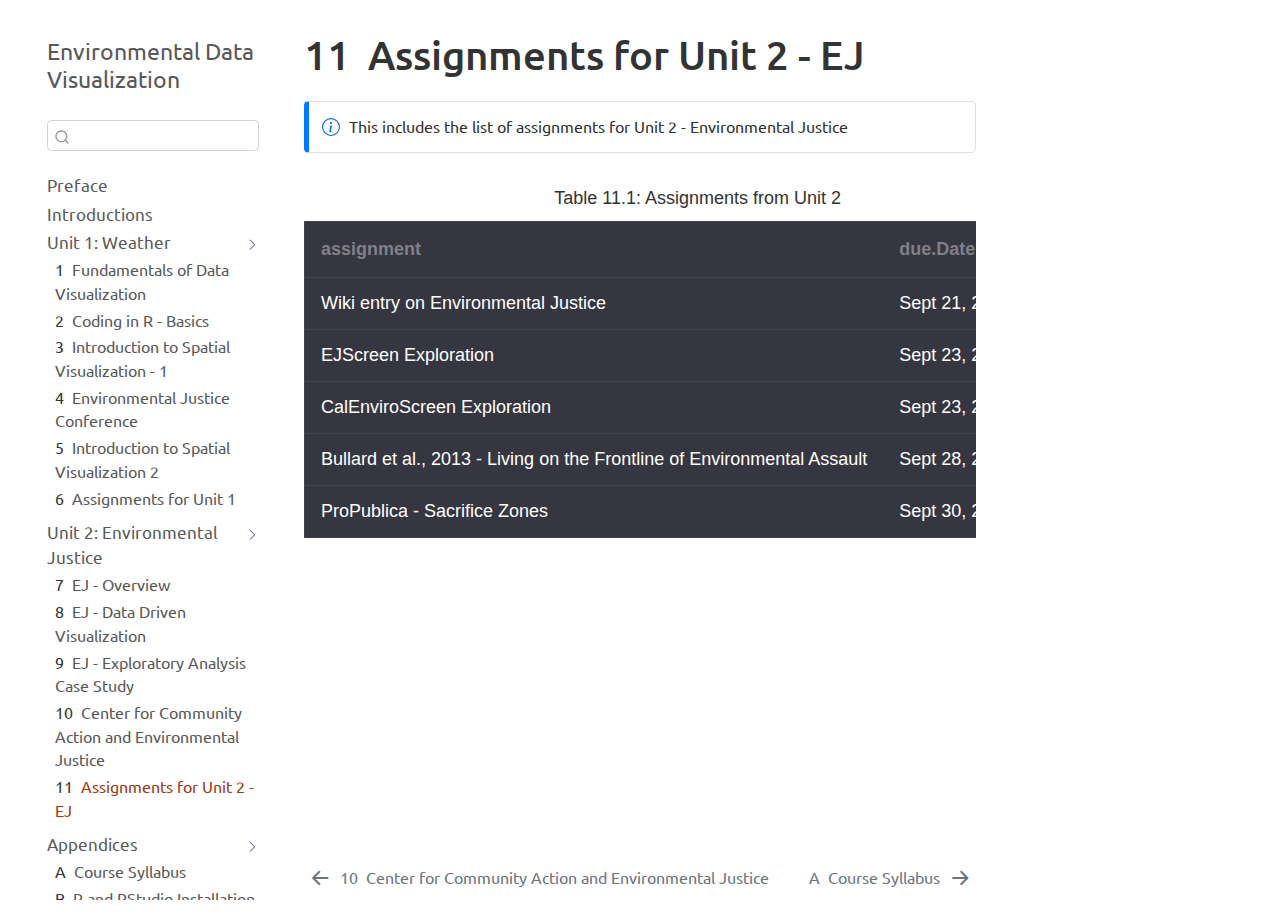
<file: assignment2.html>
<!DOCTYPE html>
<html xmlns="http://www.w3.org/1999/xhtml" lang="en" xml:lang="en"><head>
<meta http-equiv="Content-Type" content="text/html; charset=UTF-8">
<meta charset="utf-8">
<meta name="generator" content="quarto-1.1.168">
<meta name="viewport" content="width=device-width, initial-scale=1.0, user-scalable=yes">
<title>Environmental Data Visualization - 11&nbsp; Assignments for Unit 2 - EJ</title>
<style>
code{white-space: pre-wrap;}
span.smallcaps{font-variant: small-caps;}
div.columns{display: flex; gap: min(4vw, 1.5em);}
div.column{flex: auto; overflow-x: auto;}
div.hanging-indent{margin-left: 1.5em; text-indent: -1.5em;}
ul.task-list{list-style: none;}
ul.task-list li input[type="checkbox"] {
  width: 0.8em;
  margin: 0 0.8em 0.2em -1.6em;
  vertical-align: middle;
}
</style>

<script src="site_libs/quarto-nav/quarto-nav.js"></script>
<script src="site_libs/quarto-nav/headroom.min.js"></script>
<script src="site_libs/clipboard/clipboard.min.js"></script>
<script src="site_libs/quarto-search/autocomplete.umd.js"></script>
<script src="site_libs/quarto-search/fuse.min.js"></script>
<script src="site_libs/quarto-search/quarto-search.js"></script>
<meta name="quarto:offset" content="./">
<link href="./syllabus.html" rel="next">
<link href="./CCAEJ.html" rel="prev">
<script src="site_libs/quarto-html/quarto.js"></script>
<script src="site_libs/quarto-html/popper.min.js"></script>
<script src="site_libs/quarto-html/tippy.umd.min.js"></script>
<script src="site_libs/quarto-html/anchor.min.js"></script>
<link href="site_libs/quarto-html/tippy.css" rel="stylesheet">
<link href="site_libs/quarto-html/quarto-syntax-highlighting.css" rel="stylesheet" id="quarto-text-highlighting-styles">
<script src="site_libs/bootstrap/bootstrap.min.js"></script>
<link href="site_libs/bootstrap/bootstrap-icons.css" rel="stylesheet">
<link href="site_libs/bootstrap/bootstrap.min.css" rel="stylesheet" id="quarto-bootstrap" data-mode="light"><script id="quarto-search-options" type="application/json">{
  "location": "sidebar",
  "copy-button": false,
  "collapse-after": 3,
  "panel-placement": "start",
  "type": "textbox",
  "limit": 20,
  "language": {
    "search-no-results-text": "No results",
    "search-matching-documents-text": "matching documents",
    "search-copy-link-title": "Copy link to search",
    "search-hide-matches-text": "Hide additional matches",
    "search-more-match-text": "more match in this document",
    "search-more-matches-text": "more matches in this document",
    "search-clear-button-title": "Clear",
    "search-detached-cancel-button-title": "Cancel",
    "search-submit-button-title": "Submit"
  }
}</script><script src="site_libs/kePrint-0.0.1/kePrint.js"></script><link href="site_libs/lightable-0.0.1/lightable.css" rel="stylesheet">
</head>
<body class="nav-sidebar floating">

<div id="quarto-search-results"></div>
  <header id="quarto-header" class="headroom fixed-top"><nav class="quarto-secondary-nav" data-bs-toggle="collapse" data-bs-target="#quarto-sidebar" aria-controls="quarto-sidebar" aria-expanded="false" aria-label="Toggle sidebar navigation" onclick="if (window.quartoToggleHeadroom) { window.quartoToggleHeadroom(); }"><div class="container-fluid d-flex justify-content-between">
      <h1 class="quarto-secondary-nav-title"><span class="chapter-number">11</span>&nbsp; <span class="chapter-title">Assignments for Unit 2 - EJ</span></h1>
      <button type="button" class="quarto-btn-toggle btn" aria-label="Show secondary navigation">
        <i class="bi bi-chevron-right"></i>
      </button>
    </div>
  </nav></header><!-- content --><div id="quarto-content" class="quarto-container page-columns page-rows-contents page-layout-article">
<!-- sidebar -->
  <nav id="quarto-sidebar" class="sidebar collapse sidebar-navigation floating overflow-auto"><div class="pt-lg-2 mt-2 text-left sidebar-header">
    <div class="sidebar-title mb-0 py-0">
      <a href="./">Environmental Data Visualization</a> 
    </div>
      </div>
      <div class="mt-2 flex-shrink-0 align-items-center">
        <div class="sidebar-search">
        <div id="quarto-search" class="" title="Search"></div>
        </div>
      </div>
    <div class="sidebar-menu-container"> 
    <ul class="list-unstyled mt-1">
<li class="sidebar-item">
  <div class="sidebar-item-container"> 
  <a href="./index.html" class="sidebar-item-text sidebar-link">Preface</a>
  </div>
</li>
        <li class="sidebar-item">
  <div class="sidebar-item-container"> 
  <a href="./intro.html" class="sidebar-item-text sidebar-link">Introductions</a>
  </div>
</li>
        <li class="sidebar-item sidebar-item-section">
      <div class="sidebar-item-container"> 
            <a href="./weather.html" class="sidebar-item-text sidebar-link">Unit 1: Weather</a>
          <a class="sidebar-item-toggle text-start" data-bs-toggle="collapse" data-bs-target="#quarto-sidebar-section-1" aria-expanded="true">
            <i class="bi bi-chevron-right ms-2"></i>
          </a> 
      </div>
      <ul id="quarto-sidebar-section-1" class="collapse list-unstyled sidebar-section depth1 show">
<li class="sidebar-item">
  <div class="sidebar-item-container"> 
  <a href="./information.html" class="sidebar-item-text sidebar-link"><span class="chapter-number">1</span>&nbsp; <span class="chapter-title">Fundamentals of Data Visualization</span></a>
  </div>
</li>
          <li class="sidebar-item">
  <div class="sidebar-item-container"> 
  <a href="./coding1.html" class="sidebar-item-text sidebar-link"><span class="chapter-number">2</span>&nbsp; <span class="chapter-title">Coding in R - Basics</span></a>
  </div>
</li>
          <li class="sidebar-item">
  <div class="sidebar-item-container"> 
  <a href="./maps1.html" class="sidebar-item-text sidebar-link"><span class="chapter-number">3</span>&nbsp; <span class="chapter-title">Introduction to Spatial Visualization - 1</span></a>
  </div>
</li>
          <li class="sidebar-item">
  <div class="sidebar-item-container"> 
  <a href="./AQMD.html" class="sidebar-item-text sidebar-link"><span class="chapter-number">4</span>&nbsp; <span class="chapter-title">Environmental Justice Conference</span></a>
  </div>
</li>
          <li class="sidebar-item">
  <div class="sidebar-item-container"> 
  <a href="./maps2.html" class="sidebar-item-text sidebar-link"><span class="chapter-number">5</span>&nbsp; <span class="chapter-title">Introduction to Spatial Visualization 2</span></a>
  </div>
</li>
          <li class="sidebar-item">
  <div class="sidebar-item-container"> 
  <a href="./assignment1.html" class="sidebar-item-text sidebar-link"><span class="chapter-number">6</span>&nbsp; <span class="chapter-title">Assignments for Unit 1</span></a>
  </div>
</li>
      </ul>
</li>
        <li class="sidebar-item sidebar-item-section">
      <div class="sidebar-item-container"> 
            <a href="./EJ.html" class="sidebar-item-text sidebar-link">Unit 2: Environmental Justice</a>
          <a class="sidebar-item-toggle text-start" data-bs-toggle="collapse" data-bs-target="#quarto-sidebar-section-2" aria-expanded="true">
            <i class="bi bi-chevron-right ms-2"></i>
          </a> 
      </div>
      <ul id="quarto-sidebar-section-2" class="collapse list-unstyled sidebar-section depth1 show">
<li class="sidebar-item">
  <div class="sidebar-item-container"> 
  <a href="./EJtheory.html" class="sidebar-item-text sidebar-link"><span class="chapter-number">7</span>&nbsp; <span class="chapter-title">EJ - Overview</span></a>
  </div>
</li>
          <li class="sidebar-item">
  <div class="sidebar-item-container"> 
  <a href="./EJtools.html" class="sidebar-item-text sidebar-link"><span class="chapter-number">8</span>&nbsp; <span class="chapter-title">EJ - Data Driven Visualization</span></a>
  </div>
</li>
          <li class="sidebar-item">
  <div class="sidebar-item-container"> 
  <a href="./EJdata.html" class="sidebar-item-text sidebar-link"><span class="chapter-number">9</span>&nbsp; <span class="chapter-title">EJ - Exploratory Analysis Case Study</span></a>
  </div>
</li>
          <li class="sidebar-item">
  <div class="sidebar-item-container"> 
  <a href="./CCAEJ.html" class="sidebar-item-text sidebar-link"><span class="chapter-number">10</span>&nbsp; <span class="chapter-title">Center for Community Action and Environmental Justice</span></a>
  </div>
</li>
          <li class="sidebar-item">
  <div class="sidebar-item-container"> 
  <a href="./assignment2.html" class="sidebar-item-text sidebar-link active"><span class="chapter-number">11</span>&nbsp; <span class="chapter-title">Assignments for Unit 2 - EJ</span></a>
  </div>
</li>
      </ul>
</li>
        <li class="sidebar-item sidebar-item-section">
      <div class="sidebar-item-container"> 
            <a class="sidebar-item-text sidebar-link text-start" data-bs-toggle="collapse" data-bs-target="#quarto-sidebar-section-3" aria-expanded="true">Appendices</a>
          <a class="sidebar-item-toggle text-start" data-bs-toggle="collapse" data-bs-target="#quarto-sidebar-section-3" aria-expanded="true">
            <i class="bi bi-chevron-right ms-2"></i>
          </a> 
      </div>
      <ul id="quarto-sidebar-section-3" class="collapse list-unstyled sidebar-section depth1 show">
<li class="sidebar-item">
  <div class="sidebar-item-container"> 
  <a href="./syllabus.html" class="sidebar-item-text sidebar-link"><span class="chapter-number">A</span>&nbsp; <span class="chapter-title">Course Syllabus</span></a>
  </div>
</li>
          <li class="sidebar-item">
  <div class="sidebar-item-container"> 
  <a href="./tools.html" class="sidebar-item-text sidebar-link"><span class="chapter-number">B</span>&nbsp; <span class="chapter-title">R and RStudio Installation and Overview</span></a>
  </div>
</li>
          <li class="sidebar-item">
  <div class="sidebar-item-container"> 
  <a href="./resources.html" class="sidebar-item-text sidebar-link"><span class="chapter-number">C</span>&nbsp; <span class="chapter-title">Resources</span></a>
  </div>
</li>
          <li class="sidebar-item">
  <div class="sidebar-item-container"> 
  <a href="./references.html" class="sidebar-item-text sidebar-link">References</a>
  </div>
</li>
      </ul>
</li>
    </ul>
</div>
</nav><!-- margin-sidebar --><div id="quarto-margin-sidebar" class="sidebar margin-sidebar">
        
    </div>
<!-- main -->
<main class="content" id="quarto-document-content"><header id="title-block-header" class="quarto-title-block default"><div class="quarto-title">
<h1 class="title"><span id="sec-assignment2" class="quarto-section-identifier d-none d-lg-block"><span class="chapter-number">11</span>&nbsp; <span class="chapter-title">Assignments for Unit 2 - EJ</span></span></h1>
</div>



<div class="quarto-title-meta">

    
    
  </div>
  

</header><div class="callout-note callout callout-style-simple">
<div class="callout-body d-flex">
<div class="callout-icon-container">
<i class="callout-icon"></i>
</div>
<div class="callout-body-container">
<p>This includes the list of assignments for Unit 2 - Environmental Justice</p>
</div>
</div>
</div>
<div class="cell">
<div class="cell-output-display">
<div id="tbl-unit2assignments" class="anchored">

<table class=" lightable-material-dark lightable-hover" style="font-family: &quot;Source Sans Pro&quot;, helvetica, sans-serif; margin-left: auto; margin-right: auto;">
<caption>Table&nbsp;11.1:  Assignments from Unit 2 </caption>
 <thead><tr>
<th style="text-align:left;"> assignment </th>
   <th style="text-align:left;"> due.Date </th>
   <th style="text-align:left;"> link </th>
  </tr></thead>
<tbody>
<tr>
<td style="text-align:left;width: 20em; "> Wiki entry on Environmental Justice </td>
   <td style="text-align:left;"> Sept 21, 2022 </td>
   <td style="text-align:left;"> <a href="https://en.wikipedia.org/wiki/Environmental_justice" style="     ">1</a> </td>
  </tr>
<tr>
<td style="text-align:left;width: 20em; "> EJScreen Exploration </td>
   <td style="text-align:left;"> Sept 23, 2022 </td>
   <td style="text-align:left;"> <a href="https://ejscreen.epa.gov/mapper/" style="     ">2</a> </td>
  </tr>
<tr>
<td style="text-align:left;width: 20em; "> CalEnviroScreen Exploration </td>
   <td style="text-align:left;"> Sept 23, 2022 </td>
   <td style="text-align:left;"> <a href="https://oehha.ca.gov/calenviroscreen/report/calenviroscreen-40" style="     ">3</a> </td>
  </tr>
<tr>
<td style="text-align:left;width: 20em; "> Bullard et al., 2013 - Living on the Frontline of Environmental Assault </td>
   <td style="text-align:left;"> Sept 28, 2022 </td>
   <td style="text-align:left;"> <a href="" style="     ">4</a> </td>
  </tr>
<tr>
<td style="text-align:left;width: 20em; "> ProPublica - Sacrifice Zones </td>
   <td style="text-align:left;"> Sept 30, 2022 </td>
   <td style="text-align:left;"> <a href="https://projects.propublica.org/toxmap/" style="     ">5</a> </td>
  </tr>
</tbody>
</table>
</div>
</div>
</div>



</main><!-- /main --><script id="quarto-html-after-body" type="application/javascript">
window.document.addEventListener("DOMContentLoaded", function (event) {
  const toggleBodyColorMode = (bsSheetEl) => {
    const mode = bsSheetEl.getAttribute("data-mode");
    const bodyEl = window.document.querySelector("body");
    if (mode === "dark") {
      bodyEl.classList.add("quarto-dark");
      bodyEl.classList.remove("quarto-light");
    } else {
      bodyEl.classList.add("quarto-light");
      bodyEl.classList.remove("quarto-dark");
    }
  }
  const toggleBodyColorPrimary = () => {
    const bsSheetEl = window.document.querySelector("link#quarto-bootstrap");
    if (bsSheetEl) {
      toggleBodyColorMode(bsSheetEl);
    }
  }
  toggleBodyColorPrimary();  
  const icon = "";
  const anchorJS = new window.AnchorJS();
  anchorJS.options = {
    placement: 'right',
    icon: icon
  };
  anchorJS.add('.anchored');
  const clipboard = new window.ClipboardJS('.code-copy-button', {
    target: function(trigger) {
      return trigger.previousElementSibling;
    }
  });
  clipboard.on('success', function(e) {
    // button target
    const button = e.trigger;
    // don't keep focus
    button.blur();
    // flash "checked"
    button.classList.add('code-copy-button-checked');
    var currentTitle = button.getAttribute("title");
    button.setAttribute("title", "Copied!");
    setTimeout(function() {
      button.setAttribute("title", currentTitle);
      button.classList.remove('code-copy-button-checked');
    }, 1000);
    // clear code selection
    e.clearSelection();
  });
  function tippyHover(el, contentFn) {
    const config = {
      allowHTML: true,
      content: contentFn,
      maxWidth: 500,
      delay: 100,
      arrow: false,
      appendTo: function(el) {
          return el.parentElement;
      },
      interactive: true,
      interactiveBorder: 10,
      theme: 'quarto',
      placement: 'bottom-start'
    };
    window.tippy(el, config); 
  }
  const noterefs = window.document.querySelectorAll('a[role="doc-noteref"]');
  for (var i=0; i<noterefs.length; i++) {
    const ref = noterefs[i];
    tippyHover(ref, function() {
      // use id or data attribute instead here
      let href = ref.getAttribute('data-footnote-href') || ref.getAttribute('href');
      try { href = new URL(href).hash; } catch {}
      const id = href.replace(/^#\/?/, "");
      const note = window.document.getElementById(id);
      return note.innerHTML;
    });
  }
  var bibliorefs = window.document.querySelectorAll('a[role="doc-biblioref"]');
  for (var i=0; i<bibliorefs.length; i++) {
    const ref = bibliorefs[i];
    const cites = ref.parentNode.getAttribute('data-cites').split(' ');
    tippyHover(ref, function() {
      var popup = window.document.createElement('div');
      cites.forEach(function(cite) {
        var citeDiv = window.document.createElement('div');
        citeDiv.classList.add('hanging-indent');
        citeDiv.classList.add('csl-entry');
        var biblioDiv = window.document.getElementById('ref-' + cite);
        if (biblioDiv) {
          citeDiv.innerHTML = biblioDiv.innerHTML;
        }
        popup.appendChild(citeDiv);
      });
      return popup.innerHTML;
    });
  }
});
</script><nav class="page-navigation"><div class="nav-page nav-page-previous">
      <a href="./CCAEJ.html" class="pagination-link">
        <i class="bi bi-arrow-left-short"></i> <span class="nav-page-text"><span class="chapter-number">10</span>&nbsp; <span class="chapter-title">Center for Community Action and Environmental Justice</span></span>
      </a>          
  </div>
  <div class="nav-page nav-page-next">
      <a href="./syllabus.html" class="pagination-link">
        <span class="nav-page-text"><span class="chapter-number">A</span>&nbsp; <span class="chapter-title">Course Syllabus</span></span> <i class="bi bi-arrow-right-short"></i>
      </a>
  </div>
</nav>
</div> <!-- /content -->



</body></html>
</file>
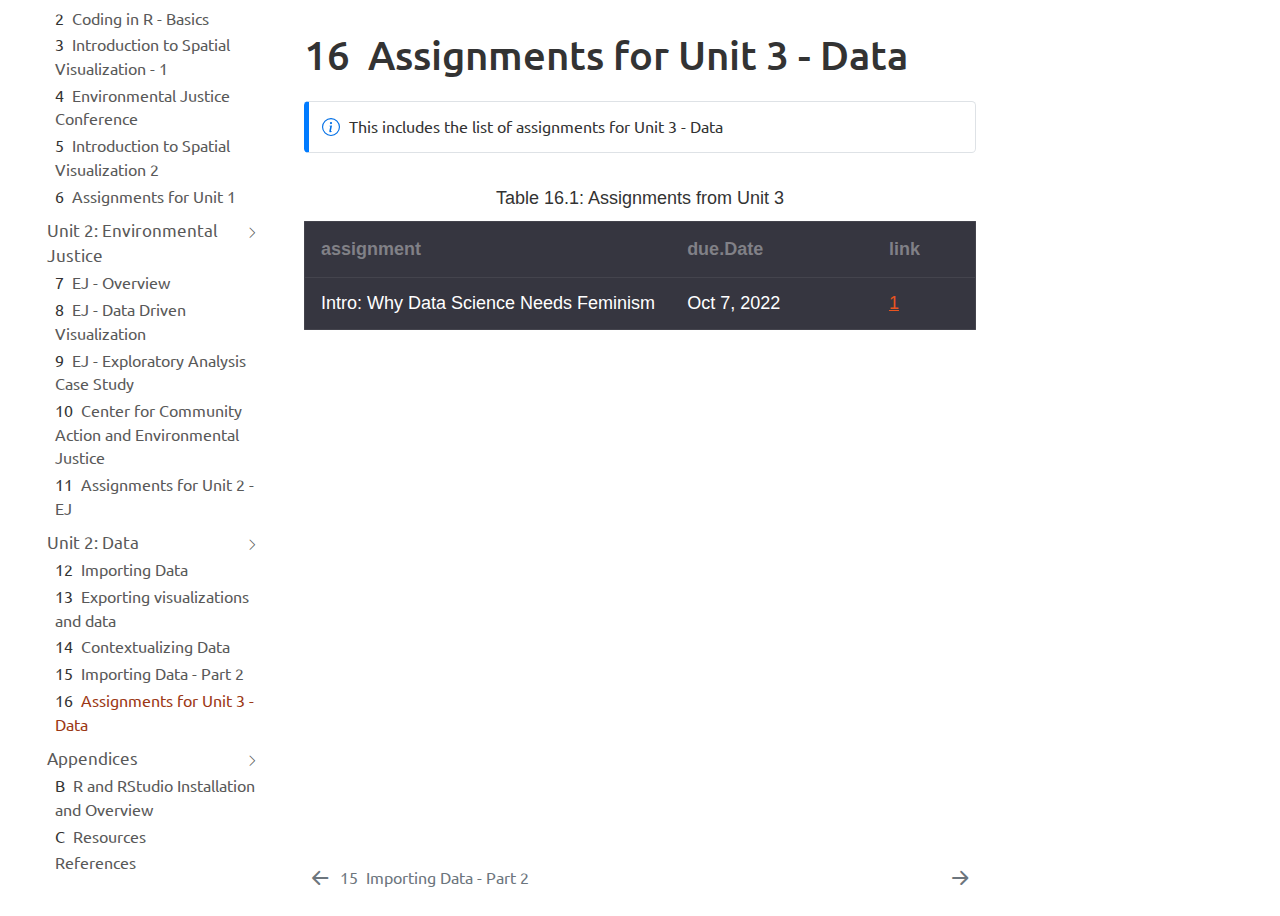
<file: assignment3.html>
<!DOCTYPE html>
<html xmlns="http://www.w3.org/1999/xhtml" lang="en" xml:lang="en"><head>
<meta http-equiv="Content-Type" content="text/html; charset=UTF-8">
<meta charset="utf-8">
<meta name="generator" content="quarto-1.1.168">
<meta name="viewport" content="width=device-width, initial-scale=1.0, user-scalable=yes">
<title>Environmental Data Visualization - 16&nbsp; Assignments for Unit 3 - Data</title>
<style>
code{white-space: pre-wrap;}
span.smallcaps{font-variant: small-caps;}
div.columns{display: flex; gap: min(4vw, 1.5em);}
div.column{flex: auto; overflow-x: auto;}
div.hanging-indent{margin-left: 1.5em; text-indent: -1.5em;}
ul.task-list{list-style: none;}
ul.task-list li input[type="checkbox"] {
  width: 0.8em;
  margin: 0 0.8em 0.2em -1.6em;
  vertical-align: middle;
}
</style>

<script src="site_libs/quarto-nav/quarto-nav.js"></script>
<script src="site_libs/quarto-nav/headroom.min.js"></script>
<script src="site_libs/clipboard/clipboard.min.js"></script>
<script src="site_libs/quarto-search/autocomplete.umd.js"></script>
<script src="site_libs/quarto-search/fuse.min.js"></script>
<script src="site_libs/quarto-search/quarto-search.js"></script>
<meta name="quarto:offset" content="./">
<link href="./syllabus.qmd" rel="next">
<link href="./import2.html" rel="prev">
<script src="site_libs/quarto-html/quarto.js"></script>
<script src="site_libs/quarto-html/popper.min.js"></script>
<script src="site_libs/quarto-html/tippy.umd.min.js"></script>
<script src="site_libs/quarto-html/anchor.min.js"></script>
<link href="site_libs/quarto-html/tippy.css" rel="stylesheet">
<link href="site_libs/quarto-html/quarto-syntax-highlighting.css" rel="stylesheet" id="quarto-text-highlighting-styles">
<script src="site_libs/bootstrap/bootstrap.min.js"></script>
<link href="site_libs/bootstrap/bootstrap-icons.css" rel="stylesheet">
<link href="site_libs/bootstrap/bootstrap.min.css" rel="stylesheet" id="quarto-bootstrap" data-mode="light"><script id="quarto-search-options" type="application/json">{
  "location": "sidebar",
  "copy-button": false,
  "collapse-after": 3,
  "panel-placement": "start",
  "type": "textbox",
  "limit": 20,
  "language": {
    "search-no-results-text": "No results",
    "search-matching-documents-text": "matching documents",
    "search-copy-link-title": "Copy link to search",
    "search-hide-matches-text": "Hide additional matches",
    "search-more-match-text": "more match in this document",
    "search-more-matches-text": "more matches in this document",
    "search-clear-button-title": "Clear",
    "search-detached-cancel-button-title": "Cancel",
    "search-submit-button-title": "Submit"
  }
}</script><script src="site_libs/kePrint-0.0.1/kePrint.js"></script><link href="site_libs/lightable-0.0.1/lightable.css" rel="stylesheet">
</head>
<body class="nav-sidebar floating">

<div id="quarto-search-results"></div>
  <header id="quarto-header" class="headroom fixed-top"><nav class="quarto-secondary-nav" data-bs-toggle="collapse" data-bs-target="#quarto-sidebar" aria-controls="quarto-sidebar" aria-expanded="false" aria-label="Toggle sidebar navigation" onclick="if (window.quartoToggleHeadroom) { window.quartoToggleHeadroom(); }"><div class="container-fluid d-flex justify-content-between">
      <h1 class="quarto-secondary-nav-title"><span class="chapter-number">16</span>&nbsp; <span class="chapter-title">Assignments for Unit 3 - Data</span></h1>
      <button type="button" class="quarto-btn-toggle btn" aria-label="Show secondary navigation">
        <i class="bi bi-chevron-right"></i>
      </button>
    </div>
  </nav></header><!-- content --><div id="quarto-content" class="quarto-container page-columns page-rows-contents page-layout-article">
<!-- sidebar -->
  <nav id="quarto-sidebar" class="sidebar collapse sidebar-navigation floating overflow-auto"><div class="pt-lg-2 mt-2 text-left sidebar-header">
    <div class="sidebar-title mb-0 py-0">
      <a href="./">Environmental Data Visualization</a> 
    </div>
      </div>
      <div class="mt-2 flex-shrink-0 align-items-center">
        <div class="sidebar-search">
        <div id="quarto-search" class="" title="Search"></div>
        </div>
      </div>
    <div class="sidebar-menu-container"> 
    <ul class="list-unstyled mt-1">
<li class="sidebar-item">
  <div class="sidebar-item-container"> 
  <a href="./index.html" class="sidebar-item-text sidebar-link">Preface</a>
  </div>
</li>
        <li class="sidebar-item">
  <div class="sidebar-item-container"> 
  <a href="./intro.html" class="sidebar-item-text sidebar-link">Introductions</a>
  </div>
</li>
        <li class="sidebar-item sidebar-item-section">
      <div class="sidebar-item-container"> 
            <a href="./weather.html" class="sidebar-item-text sidebar-link">Unit 1: Weather</a>
          <a class="sidebar-item-toggle text-start" data-bs-toggle="collapse" data-bs-target="#quarto-sidebar-section-1" aria-expanded="true">
            <i class="bi bi-chevron-right ms-2"></i>
          </a> 
      </div>
      <ul id="quarto-sidebar-section-1" class="collapse list-unstyled sidebar-section depth1 show">
<li class="sidebar-item">
  <div class="sidebar-item-container"> 
  <a href="./information.html" class="sidebar-item-text sidebar-link"><span class="chapter-number">1</span>&nbsp; <span class="chapter-title">Fundamentals of Data Visualization</span></a>
  </div>
</li>
          <li class="sidebar-item">
  <div class="sidebar-item-container"> 
  <a href="./coding1.html" class="sidebar-item-text sidebar-link"><span class="chapter-number">2</span>&nbsp; <span class="chapter-title">Coding in R - Basics</span></a>
  </div>
</li>
          <li class="sidebar-item">
  <div class="sidebar-item-container"> 
  <a href="./maps1.html" class="sidebar-item-text sidebar-link"><span class="chapter-number">3</span>&nbsp; <span class="chapter-title">Introduction to Spatial Visualization - 1</span></a>
  </div>
</li>
          <li class="sidebar-item">
  <div class="sidebar-item-container"> 
  <a href="./AQMD.html" class="sidebar-item-text sidebar-link"><span class="chapter-number">4</span>&nbsp; <span class="chapter-title">Environmental Justice Conference</span></a>
  </div>
</li>
          <li class="sidebar-item">
  <div class="sidebar-item-container"> 
  <a href="./maps2.html" class="sidebar-item-text sidebar-link"><span class="chapter-number">5</span>&nbsp; <span class="chapter-title">Introduction to Spatial Visualization 2</span></a>
  </div>
</li>
          <li class="sidebar-item">
  <div class="sidebar-item-container"> 
  <a href="./assignment1.html" class="sidebar-item-text sidebar-link"><span class="chapter-number">6</span>&nbsp; <span class="chapter-title">Assignments for Unit 1</span></a>
  </div>
</li>
      </ul>
</li>
        <li class="sidebar-item sidebar-item-section">
      <div class="sidebar-item-container"> 
            <a href="./EJ.html" class="sidebar-item-text sidebar-link">Unit 2: Environmental Justice</a>
          <a class="sidebar-item-toggle text-start" data-bs-toggle="collapse" data-bs-target="#quarto-sidebar-section-2" aria-expanded="true">
            <i class="bi bi-chevron-right ms-2"></i>
          </a> 
      </div>
      <ul id="quarto-sidebar-section-2" class="collapse list-unstyled sidebar-section depth1 show">
<li class="sidebar-item">
  <div class="sidebar-item-container"> 
  <a href="./EJtheory.html" class="sidebar-item-text sidebar-link"><span class="chapter-number">7</span>&nbsp; <span class="chapter-title">EJ - Overview</span></a>
  </div>
</li>
          <li class="sidebar-item">
  <div class="sidebar-item-container"> 
  <a href="./EJtools.html" class="sidebar-item-text sidebar-link"><span class="chapter-number">8</span>&nbsp; <span class="chapter-title">EJ - Data Driven Visualization</span></a>
  </div>
</li>
          <li class="sidebar-item">
  <div class="sidebar-item-container"> 
  <a href="./EJdata.html" class="sidebar-item-text sidebar-link"><span class="chapter-number">9</span>&nbsp; <span class="chapter-title">EJ - Exploratory Analysis Case Study</span></a>
  </div>
</li>
          <li class="sidebar-item">
  <div class="sidebar-item-container"> 
  <a href="./CCAEJ.html" class="sidebar-item-text sidebar-link"><span class="chapter-number">10</span>&nbsp; <span class="chapter-title">Center for Community Action and Environmental Justice</span></a>
  </div>
</li>
          <li class="sidebar-item">
  <div class="sidebar-item-container"> 
  <a href="./assignment2.html" class="sidebar-item-text sidebar-link"><span class="chapter-number">11</span>&nbsp; <span class="chapter-title">Assignments for Unit 2 - EJ</span></a>
  </div>
</li>
      </ul>
</li>
        <li class="sidebar-item sidebar-item-section">
      <div class="sidebar-item-container"> 
            <a href="./data.html" class="sidebar-item-text sidebar-link">Unit 2: Data</a>
          <a class="sidebar-item-toggle text-start" data-bs-toggle="collapse" data-bs-target="#quarto-sidebar-section-3" aria-expanded="true">
            <i class="bi bi-chevron-right ms-2"></i>
          </a> 
      </div>
      <ul id="quarto-sidebar-section-3" class="collapse list-unstyled sidebar-section depth1 show">
<li class="sidebar-item">
  <div class="sidebar-item-container"> 
  <a href="./import.html" class="sidebar-item-text sidebar-link"><span class="chapter-number">12</span>&nbsp; <span class="chapter-title">Importing Data</span></a>
  </div>
</li>
          <li class="sidebar-item">
  <div class="sidebar-item-container"> 
  <a href="./export.html" class="sidebar-item-text sidebar-link"><span class="chapter-number">13</span>&nbsp; <span class="chapter-title">Exporting visualizations and data</span></a>
  </div>
</li>
          <li class="sidebar-item">
  <div class="sidebar-item-container"> 
  <a href="./context.html" class="sidebar-item-text sidebar-link"><span class="chapter-number">14</span>&nbsp; <span class="chapter-title">Contextualizing Data</span></a>
  </div>
</li>
          <li class="sidebar-item">
  <div class="sidebar-item-container"> 
  <a href="./import2.html" class="sidebar-item-text sidebar-link"><span class="chapter-number">15</span>&nbsp; <span class="chapter-title">Importing Data - Part 2</span></a>
  </div>
</li>
          <li class="sidebar-item">
  <div class="sidebar-item-container"> 
  <a href="./assignment3.html" class="sidebar-item-text sidebar-link active"><span class="chapter-number">16</span>&nbsp; <span class="chapter-title">Assignments for Unit 3 - Data</span></a>
  </div>
</li>
      </ul>
</li>
        <li class="sidebar-item sidebar-item-section">
      <div class="sidebar-item-container"> 
            <a class="sidebar-item-text sidebar-link text-start" data-bs-toggle="collapse" data-bs-target="#quarto-sidebar-section-4" aria-expanded="true">Appendices</a>
          <a class="sidebar-item-toggle text-start" data-bs-toggle="collapse" data-bs-target="#quarto-sidebar-section-4" aria-expanded="true">
            <i class="bi bi-chevron-right ms-2"></i>
          </a> 
      </div>
      <ul id="quarto-sidebar-section-4" class="collapse list-unstyled sidebar-section depth1 show">
<li class="sidebar-item">
  <div class="sidebar-item-container"> 
  <a href="./tools.html" class="sidebar-item-text sidebar-link"><span class="chapter-number">B</span>&nbsp; <span class="chapter-title">R and RStudio Installation and Overview</span></a>
  </div>
</li>
          <li class="sidebar-item">
  <div class="sidebar-item-container"> 
  <a href="./resources.html" class="sidebar-item-text sidebar-link"><span class="chapter-number">C</span>&nbsp; <span class="chapter-title">Resources</span></a>
  </div>
</li>
          <li class="sidebar-item">
  <div class="sidebar-item-container"> 
  <a href="./references.html" class="sidebar-item-text sidebar-link">References</a>
  </div>
</li>
      </ul>
</li>
    </ul>
</div>
</nav><!-- margin-sidebar --><div id="quarto-margin-sidebar" class="sidebar margin-sidebar">
        
    </div>
<!-- main -->
<main class="content" id="quarto-document-content"><header id="title-block-header" class="quarto-title-block default"><div class="quarto-title">
<h1 class="title"><span id="sec-assignment3" class="quarto-section-identifier d-none d-lg-block"><span class="chapter-number">16</span>&nbsp; <span class="chapter-title">Assignments for Unit 3 - Data</span></span></h1>
</div>



<div class="quarto-title-meta">

    
    
  </div>
  

</header><div class="callout-note callout callout-style-simple">
<div class="callout-body d-flex">
<div class="callout-icon-container">
<i class="callout-icon"></i>
</div>
<div class="callout-body-container">
<p>This includes the list of assignments for Unit 3 - Data</p>
</div>
</div>
</div>
<div class="cell">
<div class="cell-output-display">
<div id="tbl-unit3assignments" class="anchored">

<table class=" lightable-material-dark lightable-hover" style="font-family: &quot;Source Sans Pro&quot;, helvetica, sans-serif; margin-left: auto; margin-right: auto;">
<caption>Table&nbsp;16.1:  Assignments from Unit 3 </caption>
 <thead><tr>
<th style="text-align:left;"> assignment </th>
   <th style="text-align:left;"> due.Date </th>
   <th style="text-align:left;"> link </th>
  </tr></thead>
<tbody><tr>
<td style="text-align:left;width: 20em; "> Intro: Why Data Science Needs Feminism </td>
   <td style="text-align:left;"> Oct 7, 2022 </td>
   <td style="text-align:left;"> <a href="https://data-feminism.mitpress.mit.edu/pub/frfa9szd/release/6" style="     ">1</a> </td>
  </tr></tbody>
</table>
</div>
</div>
</div>



</main><!-- /main --><script id="quarto-html-after-body" type="application/javascript">
window.document.addEventListener("DOMContentLoaded", function (event) {
  const toggleBodyColorMode = (bsSheetEl) => {
    const mode = bsSheetEl.getAttribute("data-mode");
    const bodyEl = window.document.querySelector("body");
    if (mode === "dark") {
      bodyEl.classList.add("quarto-dark");
      bodyEl.classList.remove("quarto-light");
    } else {
      bodyEl.classList.add("quarto-light");
      bodyEl.classList.remove("quarto-dark");
    }
  }
  const toggleBodyColorPrimary = () => {
    const bsSheetEl = window.document.querySelector("link#quarto-bootstrap");
    if (bsSheetEl) {
      toggleBodyColorMode(bsSheetEl);
    }
  }
  toggleBodyColorPrimary();  
  const icon = "";
  const anchorJS = new window.AnchorJS();
  anchorJS.options = {
    placement: 'right',
    icon: icon
  };
  anchorJS.add('.anchored');
  const clipboard = new window.ClipboardJS('.code-copy-button', {
    target: function(trigger) {
      return trigger.previousElementSibling;
    }
  });
  clipboard.on('success', function(e) {
    // button target
    const button = e.trigger;
    // don't keep focus
    button.blur();
    // flash "checked"
    button.classList.add('code-copy-button-checked');
    var currentTitle = button.getAttribute("title");
    button.setAttribute("title", "Copied!");
    setTimeout(function() {
      button.setAttribute("title", currentTitle);
      button.classList.remove('code-copy-button-checked');
    }, 1000);
    // clear code selection
    e.clearSelection();
  });
  function tippyHover(el, contentFn) {
    const config = {
      allowHTML: true,
      content: contentFn,
      maxWidth: 500,
      delay: 100,
      arrow: false,
      appendTo: function(el) {
          return el.parentElement;
      },
      interactive: true,
      interactiveBorder: 10,
      theme: 'quarto',
      placement: 'bottom-start'
    };
    window.tippy(el, config); 
  }
  const noterefs = window.document.querySelectorAll('a[role="doc-noteref"]');
  for (var i=0; i<noterefs.length; i++) {
    const ref = noterefs[i];
    tippyHover(ref, function() {
      // use id or data attribute instead here
      let href = ref.getAttribute('data-footnote-href') || ref.getAttribute('href');
      try { href = new URL(href).hash; } catch {}
      const id = href.replace(/^#\/?/, "");
      const note = window.document.getElementById(id);
      return note.innerHTML;
    });
  }
  var bibliorefs = window.document.querySelectorAll('a[role="doc-biblioref"]');
  for (var i=0; i<bibliorefs.length; i++) {
    const ref = bibliorefs[i];
    const cites = ref.parentNode.getAttribute('data-cites').split(' ');
    tippyHover(ref, function() {
      var popup = window.document.createElement('div');
      cites.forEach(function(cite) {
        var citeDiv = window.document.createElement('div');
        citeDiv.classList.add('hanging-indent');
        citeDiv.classList.add('csl-entry');
        var biblioDiv = window.document.getElementById('ref-' + cite);
        if (biblioDiv) {
          citeDiv.innerHTML = biblioDiv.innerHTML;
        }
        popup.appendChild(citeDiv);
      });
      return popup.innerHTML;
    });
  }
});
</script><nav class="page-navigation"><div class="nav-page nav-page-previous">
      <a href="./import2.html" class="pagination-link">
        <i class="bi bi-arrow-left-short"></i> <span class="nav-page-text"><span class="chapter-number">15</span>&nbsp; <span class="chapter-title">Importing Data - Part 2</span></span>
      </a>          
  </div>
  <div class="nav-page nav-page-next">
      <a href="./syllabus.qmd" class="pagination-link">
        <span class="nav-page-text"></span> <i class="bi bi-arrow-right-short"></i>
      </a>
  </div>
</nav>
</div> <!-- /content -->



</body></html>
</file>
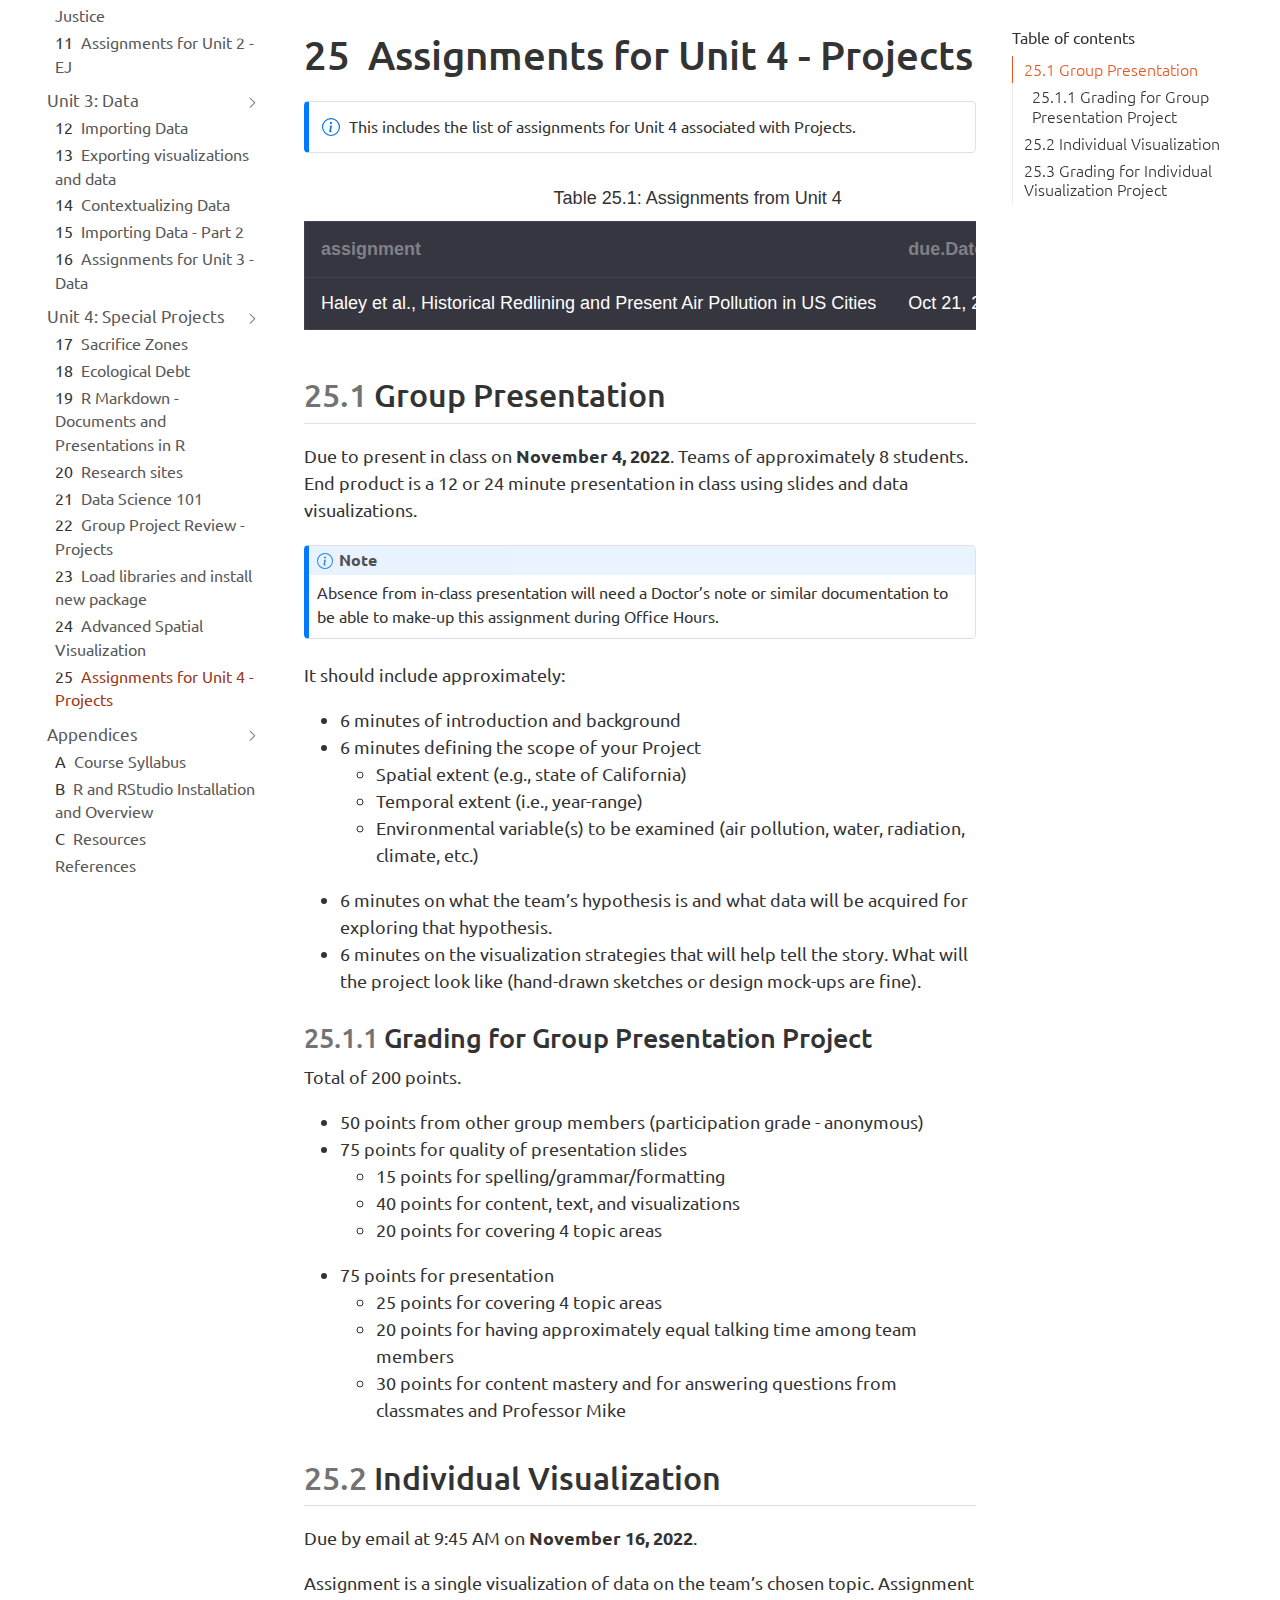
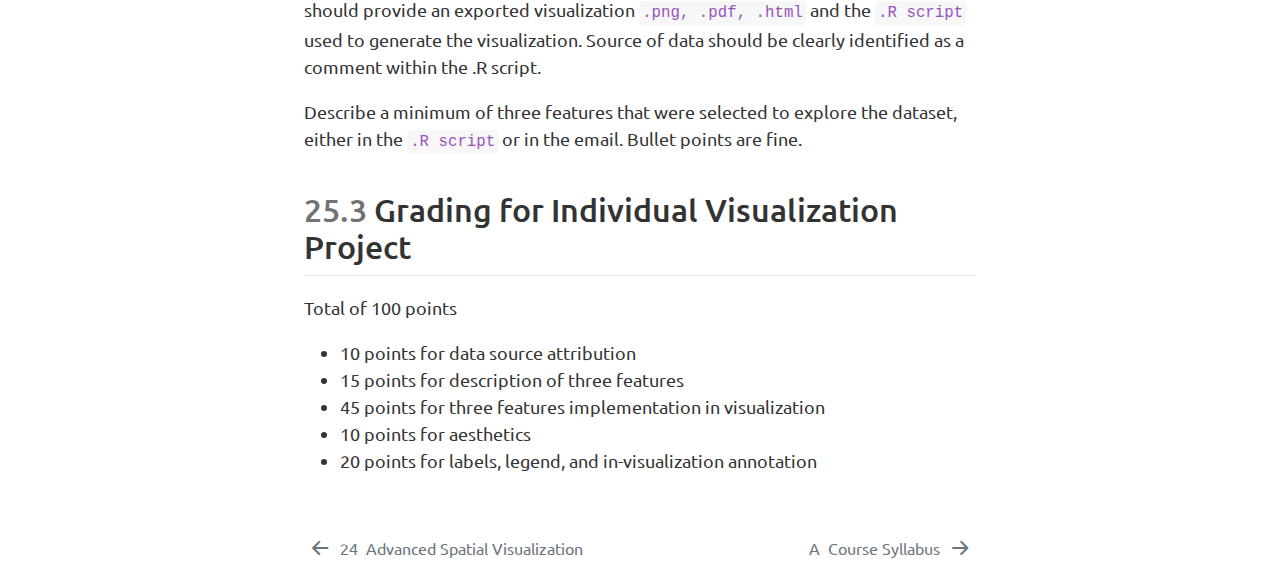
<file: assignment4.html>
<!DOCTYPE html>
<html xmlns="http://www.w3.org/1999/xhtml" lang="en" xml:lang="en"><head>
<meta http-equiv="Content-Type" content="text/html; charset=UTF-8">
<meta charset="utf-8">
<meta name="generator" content="quarto-1.1.168">
<meta name="viewport" content="width=device-width, initial-scale=1.0, user-scalable=yes">
<title>Environmental Data Visualization - 25&nbsp; Assignments for Unit 4 - Projects</title>
<style>
code{white-space: pre-wrap;}
span.smallcaps{font-variant: small-caps;}
div.columns{display: flex; gap: min(4vw, 1.5em);}
div.column{flex: auto; overflow-x: auto;}
div.hanging-indent{margin-left: 1.5em; text-indent: -1.5em;}
ul.task-list{list-style: none;}
ul.task-list li input[type="checkbox"] {
  width: 0.8em;
  margin: 0 0.8em 0.2em -1.6em;
  vertical-align: middle;
}
</style>

<script src="site_libs/quarto-nav/quarto-nav.js"></script>
<script src="site_libs/quarto-nav/headroom.min.js"></script>
<script src="site_libs/clipboard/clipboard.min.js"></script>
<script src="site_libs/quarto-search/autocomplete.umd.js"></script>
<script src="site_libs/quarto-search/fuse.min.js"></script>
<script src="site_libs/quarto-search/quarto-search.js"></script>
<meta name="quarto:offset" content="./">
<link href="./syllabus.html" rel="next">
<link href="./maps3.html" rel="prev">
<script src="site_libs/quarto-html/quarto.js"></script>
<script src="site_libs/quarto-html/popper.min.js"></script>
<script src="site_libs/quarto-html/tippy.umd.min.js"></script>
<script src="site_libs/quarto-html/anchor.min.js"></script>
<link href="site_libs/quarto-html/tippy.css" rel="stylesheet">
<link href="site_libs/quarto-html/quarto-syntax-highlighting.css" rel="stylesheet" id="quarto-text-highlighting-styles">
<script src="site_libs/bootstrap/bootstrap.min.js"></script>
<link href="site_libs/bootstrap/bootstrap-icons.css" rel="stylesheet">
<link href="site_libs/bootstrap/bootstrap.min.css" rel="stylesheet" id="quarto-bootstrap" data-mode="light"><script id="quarto-search-options" type="application/json">{
  "location": "sidebar",
  "copy-button": false,
  "collapse-after": 3,
  "panel-placement": "start",
  "type": "textbox",
  "limit": 20,
  "language": {
    "search-no-results-text": "No results",
    "search-matching-documents-text": "matching documents",
    "search-copy-link-title": "Copy link to search",
    "search-hide-matches-text": "Hide additional matches",
    "search-more-match-text": "more match in this document",
    "search-more-matches-text": "more matches in this document",
    "search-clear-button-title": "Clear",
    "search-detached-cancel-button-title": "Cancel",
    "search-submit-button-title": "Submit"
  }
}</script><script src="site_libs/kePrint-0.0.1/kePrint.js"></script><link href="site_libs/lightable-0.0.1/lightable.css" rel="stylesheet">
</head>
<body class="nav-sidebar floating">

<div id="quarto-search-results"></div>
  <header id="quarto-header" class="headroom fixed-top"><nav class="quarto-secondary-nav" data-bs-toggle="collapse" data-bs-target="#quarto-sidebar" aria-controls="quarto-sidebar" aria-expanded="false" aria-label="Toggle sidebar navigation" onclick="if (window.quartoToggleHeadroom) { window.quartoToggleHeadroom(); }"><div class="container-fluid d-flex justify-content-between">
      <h1 class="quarto-secondary-nav-title"><span class="chapter-number">25</span>&nbsp; <span class="chapter-title">Assignments for Unit 4 - Projects</span></h1>
      <button type="button" class="quarto-btn-toggle btn" aria-label="Show secondary navigation">
        <i class="bi bi-chevron-right"></i>
      </button>
    </div>
  </nav></header><!-- content --><div id="quarto-content" class="quarto-container page-columns page-rows-contents page-layout-article">
<!-- sidebar -->
  <nav id="quarto-sidebar" class="sidebar collapse sidebar-navigation floating overflow-auto"><div class="pt-lg-2 mt-2 text-left sidebar-header">
    <div class="sidebar-title mb-0 py-0">
      <a href="./">Environmental Data Visualization</a> 
    </div>
      </div>
      <div class="mt-2 flex-shrink-0 align-items-center">
        <div class="sidebar-search">
        <div id="quarto-search" class="" title="Search"></div>
        </div>
      </div>
    <div class="sidebar-menu-container"> 
    <ul class="list-unstyled mt-1">
<li class="sidebar-item">
  <div class="sidebar-item-container"> 
  <a href="./index.html" class="sidebar-item-text sidebar-link">Preface</a>
  </div>
</li>
        <li class="sidebar-item">
  <div class="sidebar-item-container"> 
  <a href="./intro.html" class="sidebar-item-text sidebar-link">Introductions</a>
  </div>
</li>
        <li class="sidebar-item sidebar-item-section">
      <div class="sidebar-item-container"> 
            <a href="./weather.html" class="sidebar-item-text sidebar-link">Unit 1: Weather</a>
          <a class="sidebar-item-toggle text-start" data-bs-toggle="collapse" data-bs-target="#quarto-sidebar-section-1" aria-expanded="true">
            <i class="bi bi-chevron-right ms-2"></i>
          </a> 
      </div>
      <ul id="quarto-sidebar-section-1" class="collapse list-unstyled sidebar-section depth1 show">
<li class="sidebar-item">
  <div class="sidebar-item-container"> 
  <a href="./information.html" class="sidebar-item-text sidebar-link"><span class="chapter-number">1</span>&nbsp; <span class="chapter-title">Fundamentals of Data Visualization</span></a>
  </div>
</li>
          <li class="sidebar-item">
  <div class="sidebar-item-container"> 
  <a href="./coding1.html" class="sidebar-item-text sidebar-link"><span class="chapter-number">2</span>&nbsp; <span class="chapter-title">Coding in R - Basics</span></a>
  </div>
</li>
          <li class="sidebar-item">
  <div class="sidebar-item-container"> 
  <a href="./maps1.html" class="sidebar-item-text sidebar-link"><span class="chapter-number">3</span>&nbsp; <span class="chapter-title">Introduction to Spatial Visualization - 1</span></a>
  </div>
</li>
          <li class="sidebar-item">
  <div class="sidebar-item-container"> 
  <a href="./AQMD.html" class="sidebar-item-text sidebar-link"><span class="chapter-number">4</span>&nbsp; <span class="chapter-title">Environmental Justice Conference</span></a>
  </div>
</li>
          <li class="sidebar-item">
  <div class="sidebar-item-container"> 
  <a href="./maps2.html" class="sidebar-item-text sidebar-link"><span class="chapter-number">5</span>&nbsp; <span class="chapter-title">Introduction to Spatial Visualization 2</span></a>
  </div>
</li>
          <li class="sidebar-item">
  <div class="sidebar-item-container"> 
  <a href="./assignment1.html" class="sidebar-item-text sidebar-link"><span class="chapter-number">6</span>&nbsp; <span class="chapter-title">Assignments for Unit 1</span></a>
  </div>
</li>
      </ul>
</li>
        <li class="sidebar-item sidebar-item-section">
      <div class="sidebar-item-container"> 
            <a href="./EJ.html" class="sidebar-item-text sidebar-link">Unit 2: Environmental Justice</a>
          <a class="sidebar-item-toggle text-start" data-bs-toggle="collapse" data-bs-target="#quarto-sidebar-section-2" aria-expanded="true">
            <i class="bi bi-chevron-right ms-2"></i>
          </a> 
      </div>
      <ul id="quarto-sidebar-section-2" class="collapse list-unstyled sidebar-section depth1 show">
<li class="sidebar-item">
  <div class="sidebar-item-container"> 
  <a href="./EJtheory.html" class="sidebar-item-text sidebar-link"><span class="chapter-number">7</span>&nbsp; <span class="chapter-title">EJ - Overview</span></a>
  </div>
</li>
          <li class="sidebar-item">
  <div class="sidebar-item-container"> 
  <a href="./EJtools.html" class="sidebar-item-text sidebar-link"><span class="chapter-number">8</span>&nbsp; <span class="chapter-title">EJ - Data Driven Visualization</span></a>
  </div>
</li>
          <li class="sidebar-item">
  <div class="sidebar-item-container"> 
  <a href="./EJdata.html" class="sidebar-item-text sidebar-link"><span class="chapter-number">9</span>&nbsp; <span class="chapter-title">EJ - Exploratory Analysis Case Study</span></a>
  </div>
</li>
          <li class="sidebar-item">
  <div class="sidebar-item-container"> 
  <a href="./CCAEJ.html" class="sidebar-item-text sidebar-link"><span class="chapter-number">10</span>&nbsp; <span class="chapter-title">Center for Community Action and Environmental Justice</span></a>
  </div>
</li>
          <li class="sidebar-item">
  <div class="sidebar-item-container"> 
  <a href="./assignment2.html" class="sidebar-item-text sidebar-link"><span class="chapter-number">11</span>&nbsp; <span class="chapter-title">Assignments for Unit 2 - EJ</span></a>
  </div>
</li>
      </ul>
</li>
        <li class="sidebar-item sidebar-item-section">
      <div class="sidebar-item-container"> 
            <a href="./data.html" class="sidebar-item-text sidebar-link">Unit 3: Data</a>
          <a class="sidebar-item-toggle text-start" data-bs-toggle="collapse" data-bs-target="#quarto-sidebar-section-3" aria-expanded="true">
            <i class="bi bi-chevron-right ms-2"></i>
          </a> 
      </div>
      <ul id="quarto-sidebar-section-3" class="collapse list-unstyled sidebar-section depth1 show">
<li class="sidebar-item">
  <div class="sidebar-item-container"> 
  <a href="./import.html" class="sidebar-item-text sidebar-link"><span class="chapter-number">12</span>&nbsp; <span class="chapter-title">Importing Data</span></a>
  </div>
</li>
          <li class="sidebar-item">
  <div class="sidebar-item-container"> 
  <a href="./export.html" class="sidebar-item-text sidebar-link"><span class="chapter-number">13</span>&nbsp; <span class="chapter-title">Exporting visualizations and data</span></a>
  </div>
</li>
          <li class="sidebar-item">
  <div class="sidebar-item-container"> 
  <a href="./context.html" class="sidebar-item-text sidebar-link"><span class="chapter-number">14</span>&nbsp; <span class="chapter-title">Contextualizing Data</span></a>
  </div>
</li>
          <li class="sidebar-item">
  <div class="sidebar-item-container"> 
  <a href="./import2.html" class="sidebar-item-text sidebar-link"><span class="chapter-number">15</span>&nbsp; <span class="chapter-title">Importing Data - Part 2</span></a>
  </div>
</li>
          <li class="sidebar-item">
  <div class="sidebar-item-container"> 
  <a href="./assignment3.html" class="sidebar-item-text sidebar-link"><span class="chapter-number">16</span>&nbsp; <span class="chapter-title">Assignments for Unit 3 - Data</span></a>
  </div>
</li>
      </ul>
</li>
        <li class="sidebar-item sidebar-item-section">
      <div class="sidebar-item-container"> 
            <a href="./projects.html" class="sidebar-item-text sidebar-link">Unit 4: Special Projects</a>
          <a class="sidebar-item-toggle text-start" data-bs-toggle="collapse" data-bs-target="#quarto-sidebar-section-4" aria-expanded="true">
            <i class="bi bi-chevron-right ms-2"></i>
          </a> 
      </div>
      <ul id="quarto-sidebar-section-4" class="collapse list-unstyled sidebar-section depth1 show">
<li class="sidebar-item">
  <div class="sidebar-item-container"> 
  <a href="./sacrifice.html" class="sidebar-item-text sidebar-link"><span class="chapter-number">17</span>&nbsp; <span class="chapter-title">Sacrifice Zones</span></a>
  </div>
</li>
          <li class="sidebar-item">
  <div class="sidebar-item-container"> 
  <a href="./debt.html" class="sidebar-item-text sidebar-link"><span class="chapter-number">18</span>&nbsp; <span class="chapter-title">Ecological Debt</span></a>
  </div>
</li>
          <li class="sidebar-item">
  <div class="sidebar-item-container"> 
  <a href="./markdown.html" class="sidebar-item-text sidebar-link"><span class="chapter-number">19</span>&nbsp; <span class="chapter-title">R Markdown - Documents and Presentations in R</span></a>
  </div>
</li>
          <li class="sidebar-item">
  <div class="sidebar-item-container"> 
  <a href="./research.html" class="sidebar-item-text sidebar-link"><span class="chapter-number">20</span>&nbsp; <span class="chapter-title">Research sites</span></a>
  </div>
</li>
          <li class="sidebar-item">
  <div class="sidebar-item-container"> 
  <a href="./munging.html" class="sidebar-item-text sidebar-link"><span class="chapter-number">21</span>&nbsp; <span class="chapter-title">Data Science 101</span></a>
  </div>
</li>
          <li class="sidebar-item">
  <div class="sidebar-item-container"> 
  <a href="./debrief.html" class="sidebar-item-text sidebar-link"><span class="chapter-number">22</span>&nbsp; <span class="chapter-title">Group Project Review - Projects</span></a>
  </div>
</li>
          <li class="sidebar-item">
  <div class="sidebar-item-container"> 
  <a href="./import3.html" class="sidebar-item-text sidebar-link"><span class="chapter-number">23</span>&nbsp; <span class="chapter-title">Load libraries and install new package</span></a>
  </div>
</li>
          <li class="sidebar-item">
  <div class="sidebar-item-container"> 
  <a href="./maps3.html" class="sidebar-item-text sidebar-link"><span class="chapter-number">24</span>&nbsp; <span class="chapter-title">Advanced Spatial Visualization</span></a>
  </div>
</li>
          <li class="sidebar-item">
  <div class="sidebar-item-container"> 
  <a href="./assignment4.html" class="sidebar-item-text sidebar-link active"><span class="chapter-number">25</span>&nbsp; <span class="chapter-title">Assignments for Unit 4 - Projects</span></a>
  </div>
</li>
      </ul>
</li>
        <li class="sidebar-item sidebar-item-section">
      <div class="sidebar-item-container"> 
            <a class="sidebar-item-text sidebar-link text-start" data-bs-toggle="collapse" data-bs-target="#quarto-sidebar-section-5" aria-expanded="true">Appendices</a>
          <a class="sidebar-item-toggle text-start" data-bs-toggle="collapse" data-bs-target="#quarto-sidebar-section-5" aria-expanded="true">
            <i class="bi bi-chevron-right ms-2"></i>
          </a> 
      </div>
      <ul id="quarto-sidebar-section-5" class="collapse list-unstyled sidebar-section depth1 show">
<li class="sidebar-item">
  <div class="sidebar-item-container"> 
  <a href="./syllabus.html" class="sidebar-item-text sidebar-link"><span class="chapter-number">A</span>&nbsp; <span class="chapter-title">Course Syllabus</span></a>
  </div>
</li>
          <li class="sidebar-item">
  <div class="sidebar-item-container"> 
  <a href="./tools.html" class="sidebar-item-text sidebar-link"><span class="chapter-number">B</span>&nbsp; <span class="chapter-title">R and RStudio Installation and Overview</span></a>
  </div>
</li>
          <li class="sidebar-item">
  <div class="sidebar-item-container"> 
  <a href="./resources.html" class="sidebar-item-text sidebar-link"><span class="chapter-number">C</span>&nbsp; <span class="chapter-title">Resources</span></a>
  </div>
</li>
          <li class="sidebar-item">
  <div class="sidebar-item-container"> 
  <a href="./references.html" class="sidebar-item-text sidebar-link">References</a>
  </div>
</li>
      </ul>
</li>
    </ul>
</div>
</nav><!-- margin-sidebar --><div id="quarto-margin-sidebar" class="sidebar margin-sidebar">
        <nav id="TOC" role="doc-toc" class="toc-active"><h2 id="toc-title">Table of contents</h2>
   
  <ul>
<li>
<a href="#group-presentation" id="toc-group-presentation" class="nav-link active" data-scroll-target="#group-presentation"><span class="toc-section-number">25.1</span>  Group Presentation</a>
  <ul>
<li><a href="#grading-for-group-presentation-project" id="toc-grading-for-group-presentation-project" class="nav-link" data-scroll-target="#grading-for-group-presentation-project"><span class="toc-section-number">25.1.1</span>  Grading for Group Presentation Project</a></li>
  </ul>
</li>
  <li><a href="#individual-visualization" id="toc-individual-visualization" class="nav-link" data-scroll-target="#individual-visualization"><span class="toc-section-number">25.2</span>  Individual Visualization</a></li>
  <li><a href="#grading-for-individual-visualization-project" id="toc-grading-for-individual-visualization-project" class="nav-link" data-scroll-target="#grading-for-individual-visualization-project"><span class="toc-section-number">25.3</span>  Grading for Individual Visualization Project</a></li>
  </ul></nav>
    </div>
<!-- main -->
<main class="content" id="quarto-document-content"><header id="title-block-header" class="quarto-title-block default"><div class="quarto-title">
<h1 class="title"><span id="sec-assignment4" class="quarto-section-identifier d-none d-lg-block"><span class="chapter-number">25</span>&nbsp; <span class="chapter-title">Assignments for Unit 4 - Projects</span></span></h1>
</div>



<div class="quarto-title-meta">

    
    
  </div>
  

</header><div class="callout-note callout callout-style-simple">
<div class="callout-body d-flex">
<div class="callout-icon-container">
<i class="callout-icon"></i>
</div>
<div class="callout-body-container">
<p>This includes the list of assignments for Unit 4 associated with Projects.</p>
</div>
</div>
</div>
<div class="cell">
<div class="cell-output-display">
<div id="tbl-unit4assignments" class="anchored">

<table class=" lightable-material-dark lightable-hover" style="font-family: &quot;Source Sans Pro&quot;, helvetica, sans-serif; margin-left: auto; margin-right: auto;">
<caption>Table&nbsp;25.1:  Assignments from Unit 4 </caption>
 <thead><tr>
<th style="text-align:left;"> assignment </th>
   <th style="text-align:left;"> due.Date </th>
   <th style="text-align:left;"> link </th>
  </tr></thead>
<tbody><tr>
<td style="text-align:left;width: 20em; "> Haley et al., Historical Redlining and Present Air Pollution in US Cities </td>
   <td style="text-align:left;"> Oct 21, 2022 </td>
   <td style="text-align:left;"> <a href="https://pubs.acs.org/doi/pdf/10.1021/acs.estlett.1c01012" style="     ">1</a> </td>
  </tr></tbody>
</table>
</div>
</div>
</div>
<section id="group-presentation" class="level2" data-number="25.1"><h2 data-number="25.1" class="anchored" data-anchor-id="group-presentation">
<span class="header-section-number">25.1</span> Group Presentation</h2>
<p>Due to present in class on <strong>November 4, 2022</strong>. Teams of approximately 8 students. End product is a 12 or 24 minute presentation in class using slides and data visualizations.</p>
<div class="callout-note callout callout-style-default callout-captioned">
<div class="callout-header d-flex align-content-center">
<div class="callout-icon-container">
<i class="callout-icon"></i>
</div>
<div class="callout-caption-container flex-fill">
Note
</div>
</div>
<div class="callout-body-container callout-body">
<p>Absence from in-class presentation will need a Doctor’s note or similar documentation to be able to make-up this assignment during Office Hours.</p>
</div>
</div>
<p>It should include approximately:</p>
<ul>
<li>6 minutes of introduction and background</li>
<li>6 minutes defining the scope of your Project
<ul>
<li>Spatial extent (e.g., state of California)</li>
<li>Temporal extent (i.e., year-range)</li>
<li>Environmental variable(s) to be examined (air pollution, water, radiation, climate, etc.)</li>
</ul>
</li>
<li>6 minutes on what the team’s hypothesis is and what data will be acquired for exploring that hypothesis.</li>
<li>6 minutes on the visualization strategies that will help tell the story. What will the project look like (hand-drawn sketches or design mock-ups are fine).</li>
</ul>
<section id="grading-for-group-presentation-project" class="level3" data-number="25.1.1"><h3 data-number="25.1.1" class="anchored" data-anchor-id="grading-for-group-presentation-project">
<span class="header-section-number">25.1.1</span> Grading for Group Presentation Project</h3>
<p>Total of 200 points.</p>
<ul>
<li>50 points from other group members (participation grade - anonymous)</li>
<li>75 points for quality of presentation slides
<ul>
<li>15 points for spelling/grammar/formatting</li>
<li>40 points for content, text, and visualizations</li>
<li>20 points for covering 4 topic areas</li>
</ul>
</li>
<li>75 points for presentation
<ul>
<li>25 points for covering 4 topic areas</li>
<li>20 points for having approximately equal talking time among team members</li>
<li>30 points for content mastery and for answering questions from classmates and Professor Mike</li>
</ul>
</li>
</ul></section></section><section id="individual-visualization" class="level2" data-number="25.2"><h2 data-number="25.2" class="anchored" data-anchor-id="individual-visualization">
<span class="header-section-number">25.2</span> Individual Visualization</h2>
<p>Due by email at 9:45 AM on <strong>November 16, 2022</strong>.</p>
<p>Assignment is a single visualization of data on the team’s chosen topic. Assignment should provide an exported visualization <code>.png, .pdf, .html</code> and the <code>.R script</code> used to generate the visualization. Source of data should be clearly identified as a comment within the .R script.</p>
<p>Describe a minimum of three features that were selected to explore the dataset, either in the <code>.R script</code> or in the email. Bullet points are fine.</p>
</section><section id="grading-for-individual-visualization-project" class="level2" data-number="25.3"><h2 data-number="25.3" class="anchored" data-anchor-id="grading-for-individual-visualization-project">
<span class="header-section-number">25.3</span> Grading for Individual Visualization Project</h2>
<p>Total of 100 points</p>
<ul>
<li>10 points for data source attribution</li>
<li>15 points for description of three features</li>
<li>45 points for three features implementation in visualization</li>
<li>10 points for aesthetics</li>
<li>20 points for labels, legend, and in-visualization annotation</li>
</ul>


</section></main><!-- /main --><script id="quarto-html-after-body" type="application/javascript">
window.document.addEventListener("DOMContentLoaded", function (event) {
  const toggleBodyColorMode = (bsSheetEl) => {
    const mode = bsSheetEl.getAttribute("data-mode");
    const bodyEl = window.document.querySelector("body");
    if (mode === "dark") {
      bodyEl.classList.add("quarto-dark");
      bodyEl.classList.remove("quarto-light");
    } else {
      bodyEl.classList.add("quarto-light");
      bodyEl.classList.remove("quarto-dark");
    }
  }
  const toggleBodyColorPrimary = () => {
    const bsSheetEl = window.document.querySelector("link#quarto-bootstrap");
    if (bsSheetEl) {
      toggleBodyColorMode(bsSheetEl);
    }
  }
  toggleBodyColorPrimary();  
  const icon = "";
  const anchorJS = new window.AnchorJS();
  anchorJS.options = {
    placement: 'right',
    icon: icon
  };
  anchorJS.add('.anchored');
  const clipboard = new window.ClipboardJS('.code-copy-button', {
    target: function(trigger) {
      return trigger.previousElementSibling;
    }
  });
  clipboard.on('success', function(e) {
    // button target
    const button = e.trigger;
    // don't keep focus
    button.blur();
    // flash "checked"
    button.classList.add('code-copy-button-checked');
    var currentTitle = button.getAttribute("title");
    button.setAttribute("title", "Copied!");
    setTimeout(function() {
      button.setAttribute("title", currentTitle);
      button.classList.remove('code-copy-button-checked');
    }, 1000);
    // clear code selection
    e.clearSelection();
  });
  function tippyHover(el, contentFn) {
    const config = {
      allowHTML: true,
      content: contentFn,
      maxWidth: 500,
      delay: 100,
      arrow: false,
      appendTo: function(el) {
          return el.parentElement;
      },
      interactive: true,
      interactiveBorder: 10,
      theme: 'quarto',
      placement: 'bottom-start'
    };
    window.tippy(el, config); 
  }
  const noterefs = window.document.querySelectorAll('a[role="doc-noteref"]');
  for (var i=0; i<noterefs.length; i++) {
    const ref = noterefs[i];
    tippyHover(ref, function() {
      // use id or data attribute instead here
      let href = ref.getAttribute('data-footnote-href') || ref.getAttribute('href');
      try { href = new URL(href).hash; } catch {}
      const id = href.replace(/^#\/?/, "");
      const note = window.document.getElementById(id);
      return note.innerHTML;
    });
  }
  var bibliorefs = window.document.querySelectorAll('a[role="doc-biblioref"]');
  for (var i=0; i<bibliorefs.length; i++) {
    const ref = bibliorefs[i];
    const cites = ref.parentNode.getAttribute('data-cites').split(' ');
    tippyHover(ref, function() {
      var popup = window.document.createElement('div');
      cites.forEach(function(cite) {
        var citeDiv = window.document.createElement('div');
        citeDiv.classList.add('hanging-indent');
        citeDiv.classList.add('csl-entry');
        var biblioDiv = window.document.getElementById('ref-' + cite);
        if (biblioDiv) {
          citeDiv.innerHTML = biblioDiv.innerHTML;
        }
        popup.appendChild(citeDiv);
      });
      return popup.innerHTML;
    });
  }
});
</script><nav class="page-navigation"><div class="nav-page nav-page-previous">
      <a href="./maps3.html" class="pagination-link">
        <i class="bi bi-arrow-left-short"></i> <span class="nav-page-text"><span class="chapter-number">24</span>&nbsp; <span class="chapter-title">Advanced Spatial Visualization</span></span>
      </a>          
  </div>
  <div class="nav-page nav-page-next">
      <a href="./syllabus.html" class="pagination-link">
        <span class="nav-page-text"><span class="chapter-number">A</span>&nbsp; <span class="chapter-title">Course Syllabus</span></span> <i class="bi bi-arrow-right-short"></i>
      </a>
  </div>
</nav>
</div> <!-- /content -->



</body></html>
</file>
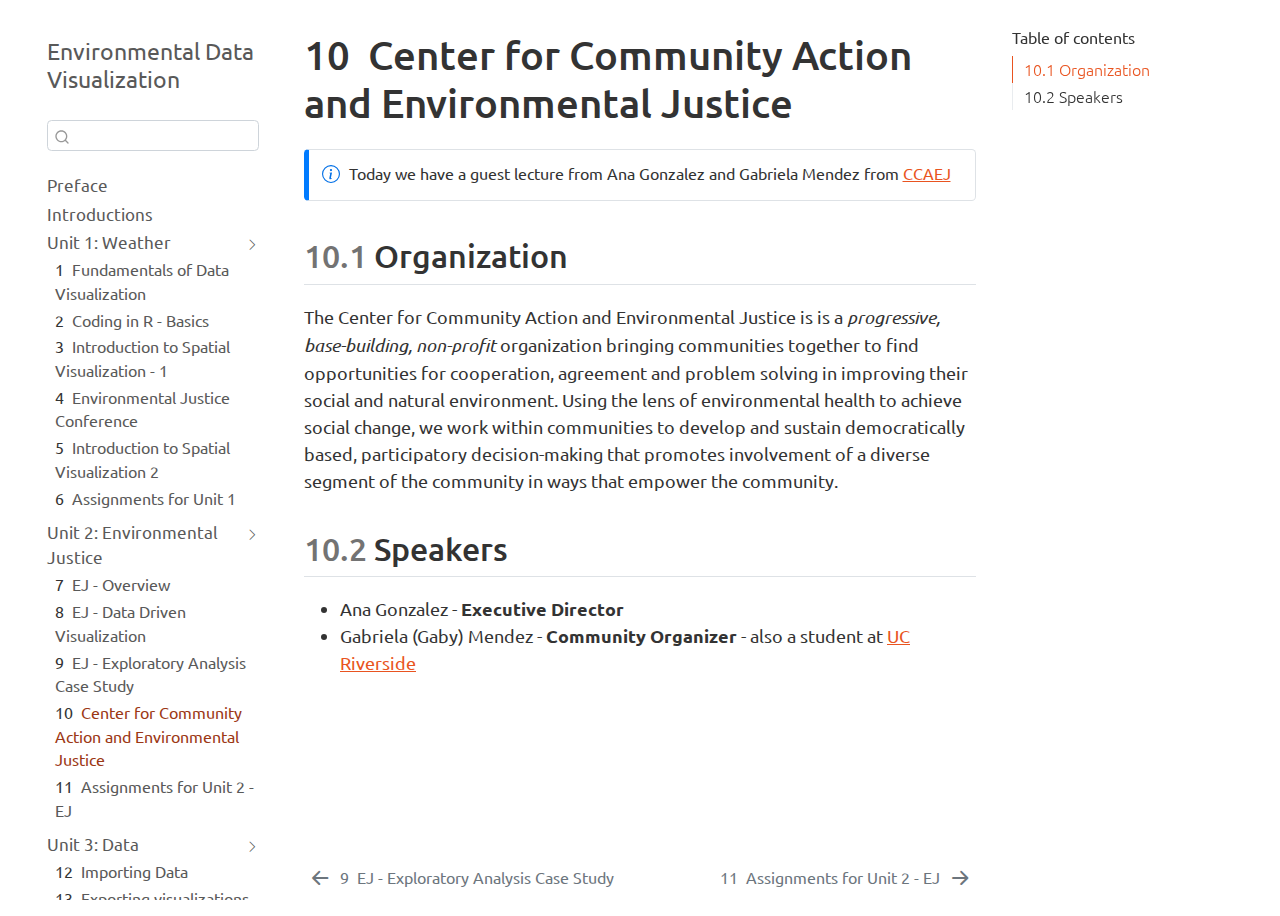
<file: CCAEJ.html>
<!DOCTYPE html>
<html xmlns="http://www.w3.org/1999/xhtml" lang="en" xml:lang="en"><head>

<meta charset="utf-8">
<meta name="generator" content="quarto-1.1.168">

<meta name="viewport" content="width=device-width, initial-scale=1.0, user-scalable=yes">


<title>Environmental Data Visualization - 10&nbsp; Center for Community Action and Environmental Justice</title>
<style>
code{white-space: pre-wrap;}
span.smallcaps{font-variant: small-caps;}
div.columns{display: flex; gap: min(4vw, 1.5em);}
div.column{flex: auto; overflow-x: auto;}
div.hanging-indent{margin-left: 1.5em; text-indent: -1.5em;}
ul.task-list{list-style: none;}
ul.task-list li input[type="checkbox"] {
  width: 0.8em;
  margin: 0 0.8em 0.2em -1.6em;
  vertical-align: middle;
}
</style>


<script src="site_libs/quarto-nav/quarto-nav.js"></script>
<script src="site_libs/quarto-nav/headroom.min.js"></script>
<script src="site_libs/clipboard/clipboard.min.js"></script>
<script src="site_libs/quarto-search/autocomplete.umd.js"></script>
<script src="site_libs/quarto-search/fuse.min.js"></script>
<script src="site_libs/quarto-search/quarto-search.js"></script>
<meta name="quarto:offset" content="./">
<link href="./assignment2.html" rel="next">
<link href="./EJdata.html" rel="prev">
<script src="site_libs/quarto-html/quarto.js"></script>
<script src="site_libs/quarto-html/popper.min.js"></script>
<script src="site_libs/quarto-html/tippy.umd.min.js"></script>
<script src="site_libs/quarto-html/anchor.min.js"></script>
<link href="site_libs/quarto-html/tippy.css" rel="stylesheet">
<link href="site_libs/quarto-html/quarto-syntax-highlighting.css" rel="stylesheet" id="quarto-text-highlighting-styles">
<script src="site_libs/bootstrap/bootstrap.min.js"></script>
<link href="site_libs/bootstrap/bootstrap-icons.css" rel="stylesheet">
<link href="site_libs/bootstrap/bootstrap.min.css" rel="stylesheet" id="quarto-bootstrap" data-mode="light">
<script id="quarto-search-options" type="application/json">{
  "location": "sidebar",
  "copy-button": false,
  "collapse-after": 3,
  "panel-placement": "start",
  "type": "textbox",
  "limit": 20,
  "language": {
    "search-no-results-text": "No results",
    "search-matching-documents-text": "matching documents",
    "search-copy-link-title": "Copy link to search",
    "search-hide-matches-text": "Hide additional matches",
    "search-more-match-text": "more match in this document",
    "search-more-matches-text": "more matches in this document",
    "search-clear-button-title": "Clear",
    "search-detached-cancel-button-title": "Cancel",
    "search-submit-button-title": "Submit"
  }
}</script>


</head>

<body class="nav-sidebar floating">

<div id="quarto-search-results"></div>
  <header id="quarto-header" class="headroom fixed-top">
  <nav class="quarto-secondary-nav" data-bs-toggle="collapse" data-bs-target="#quarto-sidebar" aria-controls="quarto-sidebar" aria-expanded="false" aria-label="Toggle sidebar navigation" onclick="if (window.quartoToggleHeadroom) { window.quartoToggleHeadroom(); }">
    <div class="container-fluid d-flex justify-content-between">
      <h1 class="quarto-secondary-nav-title"><span class="chapter-number">10</span>&nbsp; <span class="chapter-title">Center for Community Action and Environmental Justice</span></h1>
      <button type="button" class="quarto-btn-toggle btn" aria-label="Show secondary navigation">
        <i class="bi bi-chevron-right"></i>
      </button>
    </div>
  </nav>
</header>
<!-- content -->
<div id="quarto-content" class="quarto-container page-columns page-rows-contents page-layout-article">
<!-- sidebar -->
  <nav id="quarto-sidebar" class="sidebar collapse sidebar-navigation floating overflow-auto">
    <div class="pt-lg-2 mt-2 text-left sidebar-header">
    <div class="sidebar-title mb-0 py-0">
      <a href="./">Environmental Data Visualization</a> 
    </div>
      </div>
      <div class="mt-2 flex-shrink-0 align-items-center">
        <div class="sidebar-search">
        <div id="quarto-search" class="" title="Search"></div>
        </div>
      </div>
    <div class="sidebar-menu-container"> 
    <ul class="list-unstyled mt-1">
        <li class="sidebar-item">
  <div class="sidebar-item-container"> 
  <a href="./index.html" class="sidebar-item-text sidebar-link">Preface</a>
  </div>
</li>
        <li class="sidebar-item">
  <div class="sidebar-item-container"> 
  <a href="./intro.html" class="sidebar-item-text sidebar-link">Introductions</a>
  </div>
</li>
        <li class="sidebar-item sidebar-item-section">
      <div class="sidebar-item-container"> 
            <a href="./weather.html" class="sidebar-item-text sidebar-link">Unit 1: Weather</a>
          <a class="sidebar-item-toggle text-start" data-bs-toggle="collapse" data-bs-target="#quarto-sidebar-section-1" aria-expanded="true">
            <i class="bi bi-chevron-right ms-2"></i>
          </a> 
      </div>
      <ul id="quarto-sidebar-section-1" class="collapse list-unstyled sidebar-section depth1 show">  
          <li class="sidebar-item">
  <div class="sidebar-item-container"> 
  <a href="./information.html" class="sidebar-item-text sidebar-link"><span class="chapter-number">1</span>&nbsp; <span class="chapter-title">Fundamentals of Data Visualization</span></a>
  </div>
</li>
          <li class="sidebar-item">
  <div class="sidebar-item-container"> 
  <a href="./coding1.html" class="sidebar-item-text sidebar-link"><span class="chapter-number">2</span>&nbsp; <span class="chapter-title">Coding in R - Basics</span></a>
  </div>
</li>
          <li class="sidebar-item">
  <div class="sidebar-item-container"> 
  <a href="./maps1.html" class="sidebar-item-text sidebar-link"><span class="chapter-number">3</span>&nbsp; <span class="chapter-title">Introduction to Spatial Visualization - 1</span></a>
  </div>
</li>
          <li class="sidebar-item">
  <div class="sidebar-item-container"> 
  <a href="./AQMD.html" class="sidebar-item-text sidebar-link"><span class="chapter-number">4</span>&nbsp; <span class="chapter-title">Environmental Justice Conference</span></a>
  </div>
</li>
          <li class="sidebar-item">
  <div class="sidebar-item-container"> 
  <a href="./maps2.html" class="sidebar-item-text sidebar-link"><span class="chapter-number">5</span>&nbsp; <span class="chapter-title">Introduction to Spatial Visualization 2</span></a>
  </div>
</li>
          <li class="sidebar-item">
  <div class="sidebar-item-container"> 
  <a href="./assignment1.html" class="sidebar-item-text sidebar-link"><span class="chapter-number">6</span>&nbsp; <span class="chapter-title">Assignments for Unit 1</span></a>
  </div>
</li>
      </ul>
  </li>
        <li class="sidebar-item sidebar-item-section">
      <div class="sidebar-item-container"> 
            <a href="./EJ.html" class="sidebar-item-text sidebar-link">Unit 2: Environmental Justice</a>
          <a class="sidebar-item-toggle text-start" data-bs-toggle="collapse" data-bs-target="#quarto-sidebar-section-2" aria-expanded="true">
            <i class="bi bi-chevron-right ms-2"></i>
          </a> 
      </div>
      <ul id="quarto-sidebar-section-2" class="collapse list-unstyled sidebar-section depth1 show">  
          <li class="sidebar-item">
  <div class="sidebar-item-container"> 
  <a href="./EJtheory.html" class="sidebar-item-text sidebar-link"><span class="chapter-number">7</span>&nbsp; <span class="chapter-title">EJ - Overview</span></a>
  </div>
</li>
          <li class="sidebar-item">
  <div class="sidebar-item-container"> 
  <a href="./EJtools.html" class="sidebar-item-text sidebar-link"><span class="chapter-number">8</span>&nbsp; <span class="chapter-title">EJ - Data Driven Visualization</span></a>
  </div>
</li>
          <li class="sidebar-item">
  <div class="sidebar-item-container"> 
  <a href="./EJdata.html" class="sidebar-item-text sidebar-link"><span class="chapter-number">9</span>&nbsp; <span class="chapter-title">EJ - Exploratory Analysis Case Study</span></a>
  </div>
</li>
          <li class="sidebar-item">
  <div class="sidebar-item-container"> 
  <a href="./CCAEJ.html" class="sidebar-item-text sidebar-link active"><span class="chapter-number">10</span>&nbsp; <span class="chapter-title">Center for Community Action and Environmental Justice</span></a>
  </div>
</li>
          <li class="sidebar-item">
  <div class="sidebar-item-container"> 
  <a href="./assignment2.html" class="sidebar-item-text sidebar-link"><span class="chapter-number">11</span>&nbsp; <span class="chapter-title">Assignments for Unit 2 - EJ</span></a>
  </div>
</li>
      </ul>
  </li>
        <li class="sidebar-item sidebar-item-section">
      <div class="sidebar-item-container"> 
            <a href="./data.html" class="sidebar-item-text sidebar-link">Unit 3: Data</a>
          <a class="sidebar-item-toggle text-start" data-bs-toggle="collapse" data-bs-target="#quarto-sidebar-section-3" aria-expanded="true">
            <i class="bi bi-chevron-right ms-2"></i>
          </a> 
      </div>
      <ul id="quarto-sidebar-section-3" class="collapse list-unstyled sidebar-section depth1 show">  
          <li class="sidebar-item">
  <div class="sidebar-item-container"> 
  <a href="./import.html" class="sidebar-item-text sidebar-link"><span class="chapter-number">12</span>&nbsp; <span class="chapter-title">Importing Data</span></a>
  </div>
</li>
          <li class="sidebar-item">
  <div class="sidebar-item-container"> 
  <a href="./export.html" class="sidebar-item-text sidebar-link"><span class="chapter-number">13</span>&nbsp; <span class="chapter-title">Exporting visualizations and data</span></a>
  </div>
</li>
          <li class="sidebar-item">
  <div class="sidebar-item-container"> 
  <a href="./context.html" class="sidebar-item-text sidebar-link"><span class="chapter-number">14</span>&nbsp; <span class="chapter-title">Contextualizing Data</span></a>
  </div>
</li>
          <li class="sidebar-item">
  <div class="sidebar-item-container"> 
  <a href="./import2.html" class="sidebar-item-text sidebar-link"><span class="chapter-number">15</span>&nbsp; <span class="chapter-title">Importing Data - Part 2</span></a>
  </div>
</li>
          <li class="sidebar-item">
  <div class="sidebar-item-container"> 
  <a href="./assignment3.html" class="sidebar-item-text sidebar-link"><span class="chapter-number">16</span>&nbsp; <span class="chapter-title">Assignments for Unit 3 - Data</span></a>
  </div>
</li>
      </ul>
  </li>
        <li class="sidebar-item sidebar-item-section">
      <div class="sidebar-item-container"> 
            <a href="./projects.html" class="sidebar-item-text sidebar-link">Unit 4: Special Projects</a>
          <a class="sidebar-item-toggle text-start" data-bs-toggle="collapse" data-bs-target="#quarto-sidebar-section-4" aria-expanded="true">
            <i class="bi bi-chevron-right ms-2"></i>
          </a> 
      </div>
      <ul id="quarto-sidebar-section-4" class="collapse list-unstyled sidebar-section depth1 show">  
          <li class="sidebar-item">
  <div class="sidebar-item-container"> 
  <a href="./sacrifice.html" class="sidebar-item-text sidebar-link"><span class="chapter-number">17</span>&nbsp; <span class="chapter-title">Sacrifice Zones</span></a>
  </div>
</li>
          <li class="sidebar-item">
  <div class="sidebar-item-container"> 
  <a href="./debt.html" class="sidebar-item-text sidebar-link"><span class="chapter-number">18</span>&nbsp; <span class="chapter-title">Ecological Debt</span></a>
  </div>
</li>
          <li class="sidebar-item">
  <div class="sidebar-item-container"> 
  <a href="./markdown.html" class="sidebar-item-text sidebar-link"><span class="chapter-number">19</span>&nbsp; <span class="chapter-title">R Markdown - Documents and Presentations in R</span></a>
  </div>
</li>
          <li class="sidebar-item">
  <div class="sidebar-item-container"> 
  <a href="./assignment4.html" class="sidebar-item-text sidebar-link"><span class="chapter-number">20</span>&nbsp; <span class="chapter-title">Assignments for Unit 4 - Projects</span></a>
  </div>
</li>
      </ul>
  </li>
        <li class="sidebar-item sidebar-item-section">
      <div class="sidebar-item-container"> 
            <a class="sidebar-item-text sidebar-link text-start" data-bs-toggle="collapse" data-bs-target="#quarto-sidebar-section-5" aria-expanded="true">Appendices</a>
          <a class="sidebar-item-toggle text-start" data-bs-toggle="collapse" data-bs-target="#quarto-sidebar-section-5" aria-expanded="true">
            <i class="bi bi-chevron-right ms-2"></i>
          </a> 
      </div>
      <ul id="quarto-sidebar-section-5" class="collapse list-unstyled sidebar-section depth1 show">  
          <li class="sidebar-item">
  <div class="sidebar-item-container"> 
  <a href="./syllabus.html" class="sidebar-item-text sidebar-link"><span class="chapter-number">A</span>&nbsp; <span class="chapter-title">Course Syllabus</span></a>
  </div>
</li>
          <li class="sidebar-item">
  <div class="sidebar-item-container"> 
  <a href="./tools.html" class="sidebar-item-text sidebar-link"><span class="chapter-number">B</span>&nbsp; <span class="chapter-title">R and RStudio Installation and Overview</span></a>
  </div>
</li>
          <li class="sidebar-item">
  <div class="sidebar-item-container"> 
  <a href="./resources.html" class="sidebar-item-text sidebar-link"><span class="chapter-number">C</span>&nbsp; <span class="chapter-title">Resources</span></a>
  </div>
</li>
          <li class="sidebar-item">
  <div class="sidebar-item-container"> 
  <a href="./references.html" class="sidebar-item-text sidebar-link">References</a>
  </div>
</li>
      </ul>
  </li>
    </ul>
    </div>
</nav>
<!-- margin-sidebar -->
    <div id="quarto-margin-sidebar" class="sidebar margin-sidebar">
        <nav id="TOC" role="doc-toc" class="toc-active">
    <h2 id="toc-title">Table of contents</h2>
   
  <ul>
  <li><a href="#organization" id="toc-organization" class="nav-link active" data-scroll-target="#organization"><span class="toc-section-number">10.1</span>  Organization</a></li>
  <li><a href="#speakers" id="toc-speakers" class="nav-link" data-scroll-target="#speakers"><span class="toc-section-number">10.2</span>  Speakers</a></li>
  </ul>
</nav>
    </div>
<!-- main -->
<main class="content" id="quarto-document-content">

<header id="title-block-header" class="quarto-title-block default">
<div class="quarto-title">
<h1 class="title"><span id="sec-CCAEJ" class="quarto-section-identifier d-none d-lg-block"><span class="chapter-number">10</span>&nbsp; <span class="chapter-title">Center for Community Action and Environmental Justice</span></span></h1>
</div>



<div class="quarto-title-meta">

    
    
  </div>
  

</header>

<div class="callout-note callout callout-style-simple">
<div class="callout-body d-flex">
<div class="callout-icon-container">
<i class="callout-icon"></i>
</div>
<div class="callout-body-container">
<p>Today we have a guest lecture from Ana Gonzalez and Gabriela Mendez from <a href="https://www.ccaej.org/">CCAEJ</a></p>
</div>
</div>
</div>
<section id="organization" class="level2" data-number="10.1">
<h2 data-number="10.1" class="anchored" data-anchor-id="organization"><span class="header-section-number">10.1</span> Organization</h2>
<p>The Center for Community Action and Environmental Justice is is a <em>progressive, base-building, non-profit</em> organization bringing communities together to find opportunities for cooperation, agreement and problem solving in improving their social and natural environment. Using the lens of environmental health to achieve social change, we work within communities to develop and sustain democratically based, participatory decision-making that promotes involvement of a diverse segment of the community in ways that empower the community.</p>
</section>
<section id="speakers" class="level2" data-number="10.2">
<h2 data-number="10.2" class="anchored" data-anchor-id="speakers"><span class="header-section-number">10.2</span> Speakers</h2>
<ul>
<li>Ana Gonzalez - <strong>Executive Director</strong></li>
<li>Gabriela (Gaby) Mendez - <strong>Community Organizer</strong> - also a student at <a href="www.ucr.edu">UC Riverside</a></li>
</ul>


</section>

</main> <!-- /main -->
<script id="quarto-html-after-body" type="application/javascript">
window.document.addEventListener("DOMContentLoaded", function (event) {
  const toggleBodyColorMode = (bsSheetEl) => {
    const mode = bsSheetEl.getAttribute("data-mode");
    const bodyEl = window.document.querySelector("body");
    if (mode === "dark") {
      bodyEl.classList.add("quarto-dark");
      bodyEl.classList.remove("quarto-light");
    } else {
      bodyEl.classList.add("quarto-light");
      bodyEl.classList.remove("quarto-dark");
    }
  }
  const toggleBodyColorPrimary = () => {
    const bsSheetEl = window.document.querySelector("link#quarto-bootstrap");
    if (bsSheetEl) {
      toggleBodyColorMode(bsSheetEl);
    }
  }
  toggleBodyColorPrimary();  
  const icon = "";
  const anchorJS = new window.AnchorJS();
  anchorJS.options = {
    placement: 'right',
    icon: icon
  };
  anchorJS.add('.anchored');
  const clipboard = new window.ClipboardJS('.code-copy-button', {
    target: function(trigger) {
      return trigger.previousElementSibling;
    }
  });
  clipboard.on('success', function(e) {
    // button target
    const button = e.trigger;
    // don't keep focus
    button.blur();
    // flash "checked"
    button.classList.add('code-copy-button-checked');
    var currentTitle = button.getAttribute("title");
    button.setAttribute("title", "Copied!");
    setTimeout(function() {
      button.setAttribute("title", currentTitle);
      button.classList.remove('code-copy-button-checked');
    }, 1000);
    // clear code selection
    e.clearSelection();
  });
  function tippyHover(el, contentFn) {
    const config = {
      allowHTML: true,
      content: contentFn,
      maxWidth: 500,
      delay: 100,
      arrow: false,
      appendTo: function(el) {
          return el.parentElement;
      },
      interactive: true,
      interactiveBorder: 10,
      theme: 'quarto',
      placement: 'bottom-start'
    };
    window.tippy(el, config); 
  }
  const noterefs = window.document.querySelectorAll('a[role="doc-noteref"]');
  for (var i=0; i<noterefs.length; i++) {
    const ref = noterefs[i];
    tippyHover(ref, function() {
      // use id or data attribute instead here
      let href = ref.getAttribute('data-footnote-href') || ref.getAttribute('href');
      try { href = new URL(href).hash; } catch {}
      const id = href.replace(/^#\/?/, "");
      const note = window.document.getElementById(id);
      return note.innerHTML;
    });
  }
  var bibliorefs = window.document.querySelectorAll('a[role="doc-biblioref"]');
  for (var i=0; i<bibliorefs.length; i++) {
    const ref = bibliorefs[i];
    const cites = ref.parentNode.getAttribute('data-cites').split(' ');
    tippyHover(ref, function() {
      var popup = window.document.createElement('div');
      cites.forEach(function(cite) {
        var citeDiv = window.document.createElement('div');
        citeDiv.classList.add('hanging-indent');
        citeDiv.classList.add('csl-entry');
        var biblioDiv = window.document.getElementById('ref-' + cite);
        if (biblioDiv) {
          citeDiv.innerHTML = biblioDiv.innerHTML;
        }
        popup.appendChild(citeDiv);
      });
      return popup.innerHTML;
    });
  }
});
</script>
<nav class="page-navigation">
  <div class="nav-page nav-page-previous">
      <a href="./EJdata.html" class="pagination-link">
        <i class="bi bi-arrow-left-short"></i> <span class="nav-page-text"><span class="chapter-number">9</span>&nbsp; <span class="chapter-title">EJ - Exploratory Analysis Case Study</span></span>
      </a>          
  </div>
  <div class="nav-page nav-page-next">
      <a href="./assignment2.html" class="pagination-link">
        <span class="nav-page-text"><span class="chapter-number">11</span>&nbsp; <span class="chapter-title">Assignments for Unit 2 - EJ</span></span> <i class="bi bi-arrow-right-short"></i>
      </a>
  </div>
</nav>
</div> <!-- /content -->



</body></html>
</file>
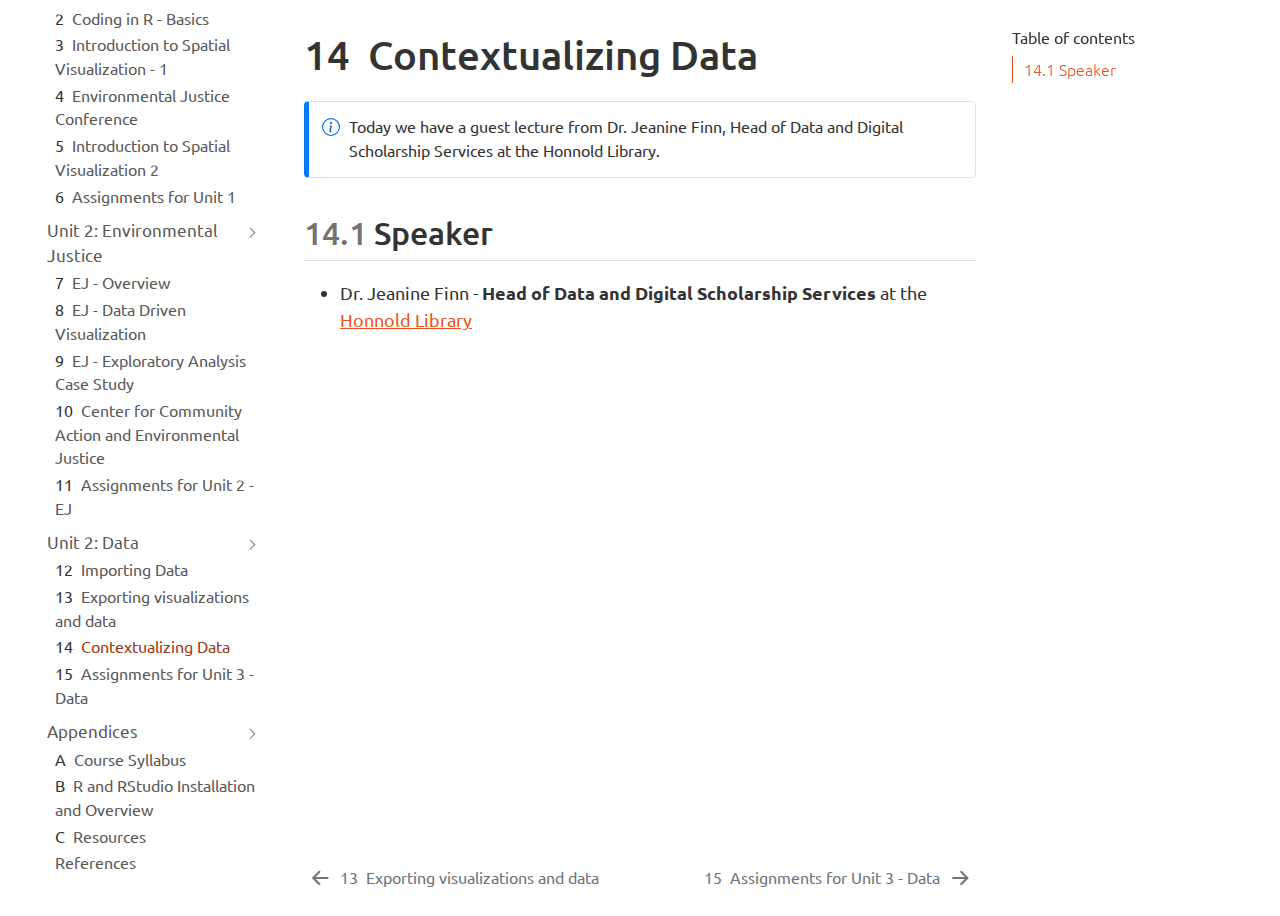
<file: context.html>
<!DOCTYPE html>
<html xmlns="http://www.w3.org/1999/xhtml" lang="en" xml:lang="en"><head>

<meta charset="utf-8">
<meta name="generator" content="quarto-1.1.168">

<meta name="viewport" content="width=device-width, initial-scale=1.0, user-scalable=yes">


<title>Environmental Data Visualization - 14&nbsp; Contextualizing Data</title>
<style>
code{white-space: pre-wrap;}
span.smallcaps{font-variant: small-caps;}
div.columns{display: flex; gap: min(4vw, 1.5em);}
div.column{flex: auto; overflow-x: auto;}
div.hanging-indent{margin-left: 1.5em; text-indent: -1.5em;}
ul.task-list{list-style: none;}
ul.task-list li input[type="checkbox"] {
  width: 0.8em;
  margin: 0 0.8em 0.2em -1.6em;
  vertical-align: middle;
}
</style>


<script src="site_libs/quarto-nav/quarto-nav.js"></script>
<script src="site_libs/quarto-nav/headroom.min.js"></script>
<script src="site_libs/clipboard/clipboard.min.js"></script>
<script src="site_libs/quarto-search/autocomplete.umd.js"></script>
<script src="site_libs/quarto-search/fuse.min.js"></script>
<script src="site_libs/quarto-search/quarto-search.js"></script>
<meta name="quarto:offset" content="./">
<link href="./assignment3.html" rel="next">
<link href="./export.html" rel="prev">
<script src="site_libs/quarto-html/quarto.js"></script>
<script src="site_libs/quarto-html/popper.min.js"></script>
<script src="site_libs/quarto-html/tippy.umd.min.js"></script>
<script src="site_libs/quarto-html/anchor.min.js"></script>
<link href="site_libs/quarto-html/tippy.css" rel="stylesheet">
<link href="site_libs/quarto-html/quarto-syntax-highlighting.css" rel="stylesheet" id="quarto-text-highlighting-styles">
<script src="site_libs/bootstrap/bootstrap.min.js"></script>
<link href="site_libs/bootstrap/bootstrap-icons.css" rel="stylesheet">
<link href="site_libs/bootstrap/bootstrap.min.css" rel="stylesheet" id="quarto-bootstrap" data-mode="light">
<script id="quarto-search-options" type="application/json">{
  "location": "sidebar",
  "copy-button": false,
  "collapse-after": 3,
  "panel-placement": "start",
  "type": "textbox",
  "limit": 20,
  "language": {
    "search-no-results-text": "No results",
    "search-matching-documents-text": "matching documents",
    "search-copy-link-title": "Copy link to search",
    "search-hide-matches-text": "Hide additional matches",
    "search-more-match-text": "more match in this document",
    "search-more-matches-text": "more matches in this document",
    "search-clear-button-title": "Clear",
    "search-detached-cancel-button-title": "Cancel",
    "search-submit-button-title": "Submit"
  }
}</script>


</head>

<body class="nav-sidebar floating">

<div id="quarto-search-results"></div>
  <header id="quarto-header" class="headroom fixed-top">
  <nav class="quarto-secondary-nav" data-bs-toggle="collapse" data-bs-target="#quarto-sidebar" aria-controls="quarto-sidebar" aria-expanded="false" aria-label="Toggle sidebar navigation" onclick="if (window.quartoToggleHeadroom) { window.quartoToggleHeadroom(); }">
    <div class="container-fluid d-flex justify-content-between">
      <h1 class="quarto-secondary-nav-title"><span class="chapter-number">14</span>&nbsp; <span class="chapter-title">Contextualizing Data</span></h1>
      <button type="button" class="quarto-btn-toggle btn" aria-label="Show secondary navigation">
        <i class="bi bi-chevron-right"></i>
      </button>
    </div>
  </nav>
</header>
<!-- content -->
<div id="quarto-content" class="quarto-container page-columns page-rows-contents page-layout-article">
<!-- sidebar -->
  <nav id="quarto-sidebar" class="sidebar collapse sidebar-navigation floating overflow-auto">
    <div class="pt-lg-2 mt-2 text-left sidebar-header">
    <div class="sidebar-title mb-0 py-0">
      <a href="./">Environmental Data Visualization</a> 
    </div>
      </div>
      <div class="mt-2 flex-shrink-0 align-items-center">
        <div class="sidebar-search">
        <div id="quarto-search" class="" title="Search"></div>
        </div>
      </div>
    <div class="sidebar-menu-container"> 
    <ul class="list-unstyled mt-1">
        <li class="sidebar-item">
  <div class="sidebar-item-container"> 
  <a href="./index.html" class="sidebar-item-text sidebar-link">Preface</a>
  </div>
</li>
        <li class="sidebar-item">
  <div class="sidebar-item-container"> 
  <a href="./intro.html" class="sidebar-item-text sidebar-link">Introductions</a>
  </div>
</li>
        <li class="sidebar-item sidebar-item-section">
      <div class="sidebar-item-container"> 
            <a href="./weather.html" class="sidebar-item-text sidebar-link">Unit 1: Weather</a>
          <a class="sidebar-item-toggle text-start" data-bs-toggle="collapse" data-bs-target="#quarto-sidebar-section-1" aria-expanded="true">
            <i class="bi bi-chevron-right ms-2"></i>
          </a> 
      </div>
      <ul id="quarto-sidebar-section-1" class="collapse list-unstyled sidebar-section depth1 show">  
          <li class="sidebar-item">
  <div class="sidebar-item-container"> 
  <a href="./information.html" class="sidebar-item-text sidebar-link"><span class="chapter-number">1</span>&nbsp; <span class="chapter-title">Fundamentals of Data Visualization</span></a>
  </div>
</li>
          <li class="sidebar-item">
  <div class="sidebar-item-container"> 
  <a href="./coding1.html" class="sidebar-item-text sidebar-link"><span class="chapter-number">2</span>&nbsp; <span class="chapter-title">Coding in R - Basics</span></a>
  </div>
</li>
          <li class="sidebar-item">
  <div class="sidebar-item-container"> 
  <a href="./maps1.html" class="sidebar-item-text sidebar-link"><span class="chapter-number">3</span>&nbsp; <span class="chapter-title">Introduction to Spatial Visualization - 1</span></a>
  </div>
</li>
          <li class="sidebar-item">
  <div class="sidebar-item-container"> 
  <a href="./AQMD.html" class="sidebar-item-text sidebar-link"><span class="chapter-number">4</span>&nbsp; <span class="chapter-title">Environmental Justice Conference</span></a>
  </div>
</li>
          <li class="sidebar-item">
  <div class="sidebar-item-container"> 
  <a href="./maps2.html" class="sidebar-item-text sidebar-link"><span class="chapter-number">5</span>&nbsp; <span class="chapter-title">Introduction to Spatial Visualization 2</span></a>
  </div>
</li>
          <li class="sidebar-item">
  <div class="sidebar-item-container"> 
  <a href="./assignment1.html" class="sidebar-item-text sidebar-link"><span class="chapter-number">6</span>&nbsp; <span class="chapter-title">Assignments for Unit 1</span></a>
  </div>
</li>
      </ul>
  </li>
        <li class="sidebar-item sidebar-item-section">
      <div class="sidebar-item-container"> 
            <a href="./EJ.html" class="sidebar-item-text sidebar-link">Unit 2: Environmental Justice</a>
          <a class="sidebar-item-toggle text-start" data-bs-toggle="collapse" data-bs-target="#quarto-sidebar-section-2" aria-expanded="true">
            <i class="bi bi-chevron-right ms-2"></i>
          </a> 
      </div>
      <ul id="quarto-sidebar-section-2" class="collapse list-unstyled sidebar-section depth1 show">  
          <li class="sidebar-item">
  <div class="sidebar-item-container"> 
  <a href="./EJtheory.html" class="sidebar-item-text sidebar-link"><span class="chapter-number">7</span>&nbsp; <span class="chapter-title">EJ - Overview</span></a>
  </div>
</li>
          <li class="sidebar-item">
  <div class="sidebar-item-container"> 
  <a href="./EJtools.html" class="sidebar-item-text sidebar-link"><span class="chapter-number">8</span>&nbsp; <span class="chapter-title">EJ - Data Driven Visualization</span></a>
  </div>
</li>
          <li class="sidebar-item">
  <div class="sidebar-item-container"> 
  <a href="./EJdata.html" class="sidebar-item-text sidebar-link"><span class="chapter-number">9</span>&nbsp; <span class="chapter-title">EJ - Exploratory Analysis Case Study</span></a>
  </div>
</li>
          <li class="sidebar-item">
  <div class="sidebar-item-container"> 
  <a href="./CCAEJ.html" class="sidebar-item-text sidebar-link"><span class="chapter-number">10</span>&nbsp; <span class="chapter-title">Center for Community Action and Environmental Justice</span></a>
  </div>
</li>
          <li class="sidebar-item">
  <div class="sidebar-item-container"> 
  <a href="./assignment2.html" class="sidebar-item-text sidebar-link"><span class="chapter-number">11</span>&nbsp; <span class="chapter-title">Assignments for Unit 2 - EJ</span></a>
  </div>
</li>
      </ul>
  </li>
        <li class="sidebar-item sidebar-item-section">
      <div class="sidebar-item-container"> 
            <a href="./data.html" class="sidebar-item-text sidebar-link">Unit 2: Data</a>
          <a class="sidebar-item-toggle text-start" data-bs-toggle="collapse" data-bs-target="#quarto-sidebar-section-3" aria-expanded="true">
            <i class="bi bi-chevron-right ms-2"></i>
          </a> 
      </div>
      <ul id="quarto-sidebar-section-3" class="collapse list-unstyled sidebar-section depth1 show">  
          <li class="sidebar-item">
  <div class="sidebar-item-container"> 
  <a href="./import.html" class="sidebar-item-text sidebar-link"><span class="chapter-number">12</span>&nbsp; <span class="chapter-title">Importing Data</span></a>
  </div>
</li>
          <li class="sidebar-item">
  <div class="sidebar-item-container"> 
  <a href="./export.html" class="sidebar-item-text sidebar-link"><span class="chapter-number">13</span>&nbsp; <span class="chapter-title">Exporting visualizations and data</span></a>
  </div>
</li>
          <li class="sidebar-item">
  <div class="sidebar-item-container"> 
  <a href="./context.html" class="sidebar-item-text sidebar-link active"><span class="chapter-number">14</span>&nbsp; <span class="chapter-title">Contextualizing Data</span></a>
  </div>
</li>
          <li class="sidebar-item">
  <div class="sidebar-item-container"> 
  <a href="./assignment3.html" class="sidebar-item-text sidebar-link"><span class="chapter-number">15</span>&nbsp; <span class="chapter-title">Assignments for Unit 3 - Data</span></a>
  </div>
</li>
      </ul>
  </li>
        <li class="sidebar-item sidebar-item-section">
      <div class="sidebar-item-container"> 
            <a class="sidebar-item-text sidebar-link text-start" data-bs-toggle="collapse" data-bs-target="#quarto-sidebar-section-4" aria-expanded="true">Appendices</a>
          <a class="sidebar-item-toggle text-start" data-bs-toggle="collapse" data-bs-target="#quarto-sidebar-section-4" aria-expanded="true">
            <i class="bi bi-chevron-right ms-2"></i>
          </a> 
      </div>
      <ul id="quarto-sidebar-section-4" class="collapse list-unstyled sidebar-section depth1 show">  
          <li class="sidebar-item">
  <div class="sidebar-item-container"> 
  <a href="./syllabus.html" class="sidebar-item-text sidebar-link"><span class="chapter-number">A</span>&nbsp; <span class="chapter-title">Course Syllabus</span></a>
  </div>
</li>
          <li class="sidebar-item">
  <div class="sidebar-item-container"> 
  <a href="./tools.html" class="sidebar-item-text sidebar-link"><span class="chapter-number">B</span>&nbsp; <span class="chapter-title">R and RStudio Installation and Overview</span></a>
  </div>
</li>
          <li class="sidebar-item">
  <div class="sidebar-item-container"> 
  <a href="./resources.html" class="sidebar-item-text sidebar-link"><span class="chapter-number">C</span>&nbsp; <span class="chapter-title">Resources</span></a>
  </div>
</li>
          <li class="sidebar-item">
  <div class="sidebar-item-container"> 
  <a href="./references.html" class="sidebar-item-text sidebar-link">References</a>
  </div>
</li>
      </ul>
  </li>
    </ul>
    </div>
</nav>
<!-- margin-sidebar -->
    <div id="quarto-margin-sidebar" class="sidebar margin-sidebar">
        <nav id="TOC" role="doc-toc" class="toc-active">
    <h2 id="toc-title">Table of contents</h2>
   
  <ul>
  <li><a href="#speaker" id="toc-speaker" class="nav-link active" data-scroll-target="#speaker"><span class="toc-section-number">14.1</span>  Speaker</a></li>
  </ul>
</nav>
    </div>
<!-- main -->
<main class="content" id="quarto-document-content">

<header id="title-block-header" class="quarto-title-block default">
<div class="quarto-title">
<h1 class="title"><span id="sec-context" class="quarto-section-identifier d-none d-lg-block"><span class="chapter-number">14</span>&nbsp; <span class="chapter-title">Contextualizing Data</span></span></h1>
</div>



<div class="quarto-title-meta">

    
    
  </div>
  

</header>

<div class="callout-note callout callout-style-simple">
<div class="callout-body d-flex">
<div class="callout-icon-container">
<i class="callout-icon"></i>
</div>
<div class="callout-body-container">
<p>Today we have a guest lecture from Dr.&nbsp;Jeanine Finn, Head of Data and Digital Scholarship Services at the Honnold Library.</p>
</div>
</div>
</div>
<section id="speaker" class="level2" data-number="14.1">
<h2 data-number="14.1" class="anchored" data-anchor-id="speaker"><span class="header-section-number">14.1</span> Speaker</h2>
<ul>
<li>Dr.&nbsp;Jeanine Finn - <strong>Head of Data and Digital Scholarship Services</strong> at the <a href="https://library.claremont.edu/">Honnold Library</a></li>
</ul>


</section>

</main> <!-- /main -->
<script id="quarto-html-after-body" type="application/javascript">
window.document.addEventListener("DOMContentLoaded", function (event) {
  const toggleBodyColorMode = (bsSheetEl) => {
    const mode = bsSheetEl.getAttribute("data-mode");
    const bodyEl = window.document.querySelector("body");
    if (mode === "dark") {
      bodyEl.classList.add("quarto-dark");
      bodyEl.classList.remove("quarto-light");
    } else {
      bodyEl.classList.add("quarto-light");
      bodyEl.classList.remove("quarto-dark");
    }
  }
  const toggleBodyColorPrimary = () => {
    const bsSheetEl = window.document.querySelector("link#quarto-bootstrap");
    if (bsSheetEl) {
      toggleBodyColorMode(bsSheetEl);
    }
  }
  toggleBodyColorPrimary();  
  const icon = "";
  const anchorJS = new window.AnchorJS();
  anchorJS.options = {
    placement: 'right',
    icon: icon
  };
  anchorJS.add('.anchored');
  const clipboard = new window.ClipboardJS('.code-copy-button', {
    target: function(trigger) {
      return trigger.previousElementSibling;
    }
  });
  clipboard.on('success', function(e) {
    // button target
    const button = e.trigger;
    // don't keep focus
    button.blur();
    // flash "checked"
    button.classList.add('code-copy-button-checked');
    var currentTitle = button.getAttribute("title");
    button.setAttribute("title", "Copied!");
    setTimeout(function() {
      button.setAttribute("title", currentTitle);
      button.classList.remove('code-copy-button-checked');
    }, 1000);
    // clear code selection
    e.clearSelection();
  });
  function tippyHover(el, contentFn) {
    const config = {
      allowHTML: true,
      content: contentFn,
      maxWidth: 500,
      delay: 100,
      arrow: false,
      appendTo: function(el) {
          return el.parentElement;
      },
      interactive: true,
      interactiveBorder: 10,
      theme: 'quarto',
      placement: 'bottom-start'
    };
    window.tippy(el, config); 
  }
  const noterefs = window.document.querySelectorAll('a[role="doc-noteref"]');
  for (var i=0; i<noterefs.length; i++) {
    const ref = noterefs[i];
    tippyHover(ref, function() {
      // use id or data attribute instead here
      let href = ref.getAttribute('data-footnote-href') || ref.getAttribute('href');
      try { href = new URL(href).hash; } catch {}
      const id = href.replace(/^#\/?/, "");
      const note = window.document.getElementById(id);
      return note.innerHTML;
    });
  }
  var bibliorefs = window.document.querySelectorAll('a[role="doc-biblioref"]');
  for (var i=0; i<bibliorefs.length; i++) {
    const ref = bibliorefs[i];
    const cites = ref.parentNode.getAttribute('data-cites').split(' ');
    tippyHover(ref, function() {
      var popup = window.document.createElement('div');
      cites.forEach(function(cite) {
        var citeDiv = window.document.createElement('div');
        citeDiv.classList.add('hanging-indent');
        citeDiv.classList.add('csl-entry');
        var biblioDiv = window.document.getElementById('ref-' + cite);
        if (biblioDiv) {
          citeDiv.innerHTML = biblioDiv.innerHTML;
        }
        popup.appendChild(citeDiv);
      });
      return popup.innerHTML;
    });
  }
});
</script>
<nav class="page-navigation">
  <div class="nav-page nav-page-previous">
      <a href="./export.html" class="pagination-link">
        <i class="bi bi-arrow-left-short"></i> <span class="nav-page-text"><span class="chapter-number">13</span>&nbsp; <span class="chapter-title">Exporting visualizations and data</span></span>
      </a>          
  </div>
  <div class="nav-page nav-page-next">
      <a href="./assignment3.html" class="pagination-link">
        <span class="nav-page-text"><span class="chapter-number">15</span>&nbsp; <span class="chapter-title">Assignments for Unit 3 - Data</span></span> <i class="bi bi-arrow-right-short"></i>
      </a>
  </div>
</nav>
</div> <!-- /content -->



</body></html>
</file>
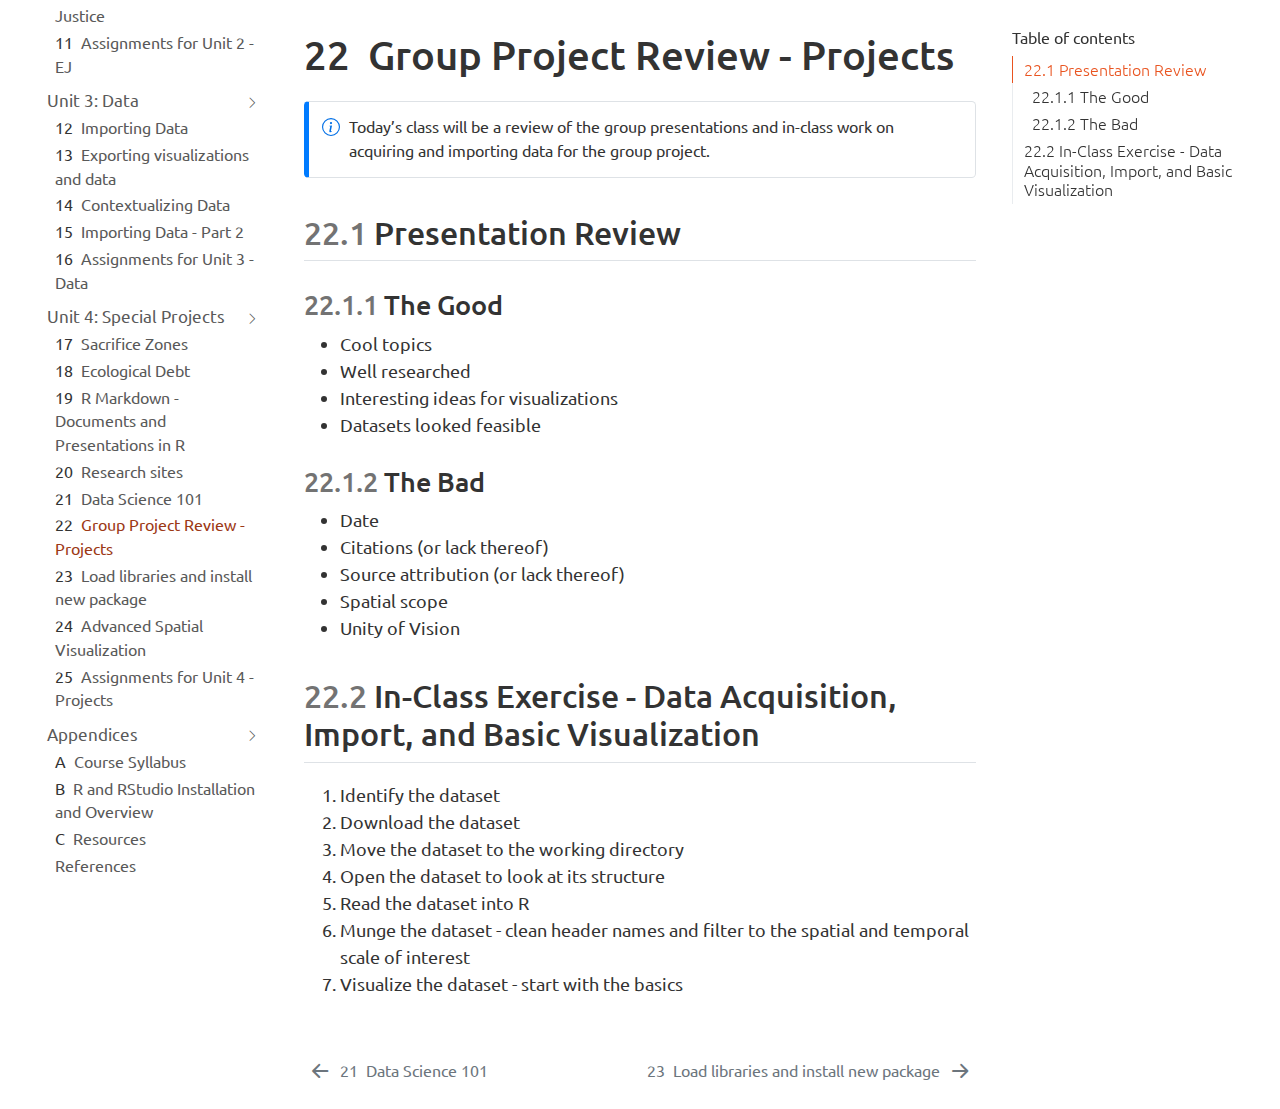
<file: debrief.html>
<!DOCTYPE html>
<html xmlns="http://www.w3.org/1999/xhtml" lang="en" xml:lang="en"><head>

<meta charset="utf-8">
<meta name="generator" content="quarto-1.1.168">

<meta name="viewport" content="width=device-width, initial-scale=1.0, user-scalable=yes">


<title>Environmental Data Visualization - 22&nbsp; Group Project Review - Projects</title>
<style>
code{white-space: pre-wrap;}
span.smallcaps{font-variant: small-caps;}
div.columns{display: flex; gap: min(4vw, 1.5em);}
div.column{flex: auto; overflow-x: auto;}
div.hanging-indent{margin-left: 1.5em; text-indent: -1.5em;}
ul.task-list{list-style: none;}
ul.task-list li input[type="checkbox"] {
  width: 0.8em;
  margin: 0 0.8em 0.2em -1.6em;
  vertical-align: middle;
}
</style>


<script src="site_libs/quarto-nav/quarto-nav.js"></script>
<script src="site_libs/quarto-nav/headroom.min.js"></script>
<script src="site_libs/clipboard/clipboard.min.js"></script>
<script src="site_libs/quarto-search/autocomplete.umd.js"></script>
<script src="site_libs/quarto-search/fuse.min.js"></script>
<script src="site_libs/quarto-search/quarto-search.js"></script>
<meta name="quarto:offset" content="./">
<link href="./import3.html" rel="next">
<link href="./munging.html" rel="prev">
<script src="site_libs/quarto-html/quarto.js"></script>
<script src="site_libs/quarto-html/popper.min.js"></script>
<script src="site_libs/quarto-html/tippy.umd.min.js"></script>
<script src="site_libs/quarto-html/anchor.min.js"></script>
<link href="site_libs/quarto-html/tippy.css" rel="stylesheet">
<link href="site_libs/quarto-html/quarto-syntax-highlighting.css" rel="stylesheet" id="quarto-text-highlighting-styles">
<script src="site_libs/bootstrap/bootstrap.min.js"></script>
<link href="site_libs/bootstrap/bootstrap-icons.css" rel="stylesheet">
<link href="site_libs/bootstrap/bootstrap.min.css" rel="stylesheet" id="quarto-bootstrap" data-mode="light">
<script id="quarto-search-options" type="application/json">{
  "location": "sidebar",
  "copy-button": false,
  "collapse-after": 3,
  "panel-placement": "start",
  "type": "textbox",
  "limit": 20,
  "language": {
    "search-no-results-text": "No results",
    "search-matching-documents-text": "matching documents",
    "search-copy-link-title": "Copy link to search",
    "search-hide-matches-text": "Hide additional matches",
    "search-more-match-text": "more match in this document",
    "search-more-matches-text": "more matches in this document",
    "search-clear-button-title": "Clear",
    "search-detached-cancel-button-title": "Cancel",
    "search-submit-button-title": "Submit"
  }
}</script>


</head>

<body class="nav-sidebar floating">

<div id="quarto-search-results"></div>
  <header id="quarto-header" class="headroom fixed-top">
  <nav class="quarto-secondary-nav" data-bs-toggle="collapse" data-bs-target="#quarto-sidebar" aria-controls="quarto-sidebar" aria-expanded="false" aria-label="Toggle sidebar navigation" onclick="if (window.quartoToggleHeadroom) { window.quartoToggleHeadroom(); }">
    <div class="container-fluid d-flex justify-content-between">
      <h1 class="quarto-secondary-nav-title"><span class="chapter-number">22</span>&nbsp; <span class="chapter-title">Group Project Review - Projects</span></h1>
      <button type="button" class="quarto-btn-toggle btn" aria-label="Show secondary navigation">
        <i class="bi bi-chevron-right"></i>
      </button>
    </div>
  </nav>
</header>
<!-- content -->
<div id="quarto-content" class="quarto-container page-columns page-rows-contents page-layout-article">
<!-- sidebar -->
  <nav id="quarto-sidebar" class="sidebar collapse sidebar-navigation floating overflow-auto">
    <div class="pt-lg-2 mt-2 text-left sidebar-header">
    <div class="sidebar-title mb-0 py-0">
      <a href="./">Environmental Data Visualization</a> 
    </div>
      </div>
      <div class="mt-2 flex-shrink-0 align-items-center">
        <div class="sidebar-search">
        <div id="quarto-search" class="" title="Search"></div>
        </div>
      </div>
    <div class="sidebar-menu-container"> 
    <ul class="list-unstyled mt-1">
        <li class="sidebar-item">
  <div class="sidebar-item-container"> 
  <a href="./index.html" class="sidebar-item-text sidebar-link">Preface</a>
  </div>
</li>
        <li class="sidebar-item">
  <div class="sidebar-item-container"> 
  <a href="./intro.html" class="sidebar-item-text sidebar-link">Introductions</a>
  </div>
</li>
        <li class="sidebar-item sidebar-item-section">
      <div class="sidebar-item-container"> 
            <a href="./weather.html" class="sidebar-item-text sidebar-link">Unit 1: Weather</a>
          <a class="sidebar-item-toggle text-start" data-bs-toggle="collapse" data-bs-target="#quarto-sidebar-section-1" aria-expanded="true">
            <i class="bi bi-chevron-right ms-2"></i>
          </a> 
      </div>
      <ul id="quarto-sidebar-section-1" class="collapse list-unstyled sidebar-section depth1 show">  
          <li class="sidebar-item">
  <div class="sidebar-item-container"> 
  <a href="./information.html" class="sidebar-item-text sidebar-link"><span class="chapter-number">1</span>&nbsp; <span class="chapter-title">Fundamentals of Data Visualization</span></a>
  </div>
</li>
          <li class="sidebar-item">
  <div class="sidebar-item-container"> 
  <a href="./coding1.html" class="sidebar-item-text sidebar-link"><span class="chapter-number">2</span>&nbsp; <span class="chapter-title">Coding in R - Basics</span></a>
  </div>
</li>
          <li class="sidebar-item">
  <div class="sidebar-item-container"> 
  <a href="./maps1.html" class="sidebar-item-text sidebar-link"><span class="chapter-number">3</span>&nbsp; <span class="chapter-title">Introduction to Spatial Visualization - 1</span></a>
  </div>
</li>
          <li class="sidebar-item">
  <div class="sidebar-item-container"> 
  <a href="./AQMD.html" class="sidebar-item-text sidebar-link"><span class="chapter-number">4</span>&nbsp; <span class="chapter-title">Environmental Justice Conference</span></a>
  </div>
</li>
          <li class="sidebar-item">
  <div class="sidebar-item-container"> 
  <a href="./maps2.html" class="sidebar-item-text sidebar-link"><span class="chapter-number">5</span>&nbsp; <span class="chapter-title">Introduction to Spatial Visualization 2</span></a>
  </div>
</li>
          <li class="sidebar-item">
  <div class="sidebar-item-container"> 
  <a href="./assignment1.html" class="sidebar-item-text sidebar-link"><span class="chapter-number">6</span>&nbsp; <span class="chapter-title">Assignments for Unit 1</span></a>
  </div>
</li>
      </ul>
  </li>
        <li class="sidebar-item sidebar-item-section">
      <div class="sidebar-item-container"> 
            <a href="./EJ.html" class="sidebar-item-text sidebar-link">Unit 2: Environmental Justice</a>
          <a class="sidebar-item-toggle text-start" data-bs-toggle="collapse" data-bs-target="#quarto-sidebar-section-2" aria-expanded="true">
            <i class="bi bi-chevron-right ms-2"></i>
          </a> 
      </div>
      <ul id="quarto-sidebar-section-2" class="collapse list-unstyled sidebar-section depth1 show">  
          <li class="sidebar-item">
  <div class="sidebar-item-container"> 
  <a href="./EJtheory.html" class="sidebar-item-text sidebar-link"><span class="chapter-number">7</span>&nbsp; <span class="chapter-title">EJ - Overview</span></a>
  </div>
</li>
          <li class="sidebar-item">
  <div class="sidebar-item-container"> 
  <a href="./EJtools.html" class="sidebar-item-text sidebar-link"><span class="chapter-number">8</span>&nbsp; <span class="chapter-title">EJ - Data Driven Visualization</span></a>
  </div>
</li>
          <li class="sidebar-item">
  <div class="sidebar-item-container"> 
  <a href="./EJdata.html" class="sidebar-item-text sidebar-link"><span class="chapter-number">9</span>&nbsp; <span class="chapter-title">EJ - Exploratory Analysis Case Study</span></a>
  </div>
</li>
          <li class="sidebar-item">
  <div class="sidebar-item-container"> 
  <a href="./CCAEJ.html" class="sidebar-item-text sidebar-link"><span class="chapter-number">10</span>&nbsp; <span class="chapter-title">Center for Community Action and Environmental Justice</span></a>
  </div>
</li>
          <li class="sidebar-item">
  <div class="sidebar-item-container"> 
  <a href="./assignment2.html" class="sidebar-item-text sidebar-link"><span class="chapter-number">11</span>&nbsp; <span class="chapter-title">Assignments for Unit 2 - EJ</span></a>
  </div>
</li>
      </ul>
  </li>
        <li class="sidebar-item sidebar-item-section">
      <div class="sidebar-item-container"> 
            <a href="./data.html" class="sidebar-item-text sidebar-link">Unit 3: Data</a>
          <a class="sidebar-item-toggle text-start" data-bs-toggle="collapse" data-bs-target="#quarto-sidebar-section-3" aria-expanded="true">
            <i class="bi bi-chevron-right ms-2"></i>
          </a> 
      </div>
      <ul id="quarto-sidebar-section-3" class="collapse list-unstyled sidebar-section depth1 show">  
          <li class="sidebar-item">
  <div class="sidebar-item-container"> 
  <a href="./import.html" class="sidebar-item-text sidebar-link"><span class="chapter-number">12</span>&nbsp; <span class="chapter-title">Importing Data</span></a>
  </div>
</li>
          <li class="sidebar-item">
  <div class="sidebar-item-container"> 
  <a href="./export.html" class="sidebar-item-text sidebar-link"><span class="chapter-number">13</span>&nbsp; <span class="chapter-title">Exporting visualizations and data</span></a>
  </div>
</li>
          <li class="sidebar-item">
  <div class="sidebar-item-container"> 
  <a href="./context.html" class="sidebar-item-text sidebar-link"><span class="chapter-number">14</span>&nbsp; <span class="chapter-title">Contextualizing Data</span></a>
  </div>
</li>
          <li class="sidebar-item">
  <div class="sidebar-item-container"> 
  <a href="./import2.html" class="sidebar-item-text sidebar-link"><span class="chapter-number">15</span>&nbsp; <span class="chapter-title">Importing Data - Part 2</span></a>
  </div>
</li>
          <li class="sidebar-item">
  <div class="sidebar-item-container"> 
  <a href="./assignment3.html" class="sidebar-item-text sidebar-link"><span class="chapter-number">16</span>&nbsp; <span class="chapter-title">Assignments for Unit 3 - Data</span></a>
  </div>
</li>
      </ul>
  </li>
        <li class="sidebar-item sidebar-item-section">
      <div class="sidebar-item-container"> 
            <a href="./projects.html" class="sidebar-item-text sidebar-link">Unit 4: Special Projects</a>
          <a class="sidebar-item-toggle text-start" data-bs-toggle="collapse" data-bs-target="#quarto-sidebar-section-4" aria-expanded="true">
            <i class="bi bi-chevron-right ms-2"></i>
          </a> 
      </div>
      <ul id="quarto-sidebar-section-4" class="collapse list-unstyled sidebar-section depth1 show">  
          <li class="sidebar-item">
  <div class="sidebar-item-container"> 
  <a href="./sacrifice.html" class="sidebar-item-text sidebar-link"><span class="chapter-number">17</span>&nbsp; <span class="chapter-title">Sacrifice Zones</span></a>
  </div>
</li>
          <li class="sidebar-item">
  <div class="sidebar-item-container"> 
  <a href="./debt.html" class="sidebar-item-text sidebar-link"><span class="chapter-number">18</span>&nbsp; <span class="chapter-title">Ecological Debt</span></a>
  </div>
</li>
          <li class="sidebar-item">
  <div class="sidebar-item-container"> 
  <a href="./markdown.html" class="sidebar-item-text sidebar-link"><span class="chapter-number">19</span>&nbsp; <span class="chapter-title">R Markdown - Documents and Presentations in R</span></a>
  </div>
</li>
          <li class="sidebar-item">
  <div class="sidebar-item-container"> 
  <a href="./research.html" class="sidebar-item-text sidebar-link"><span class="chapter-number">20</span>&nbsp; <span class="chapter-title">Research sites</span></a>
  </div>
</li>
          <li class="sidebar-item">
  <div class="sidebar-item-container"> 
  <a href="./munging.html" class="sidebar-item-text sidebar-link"><span class="chapter-number">21</span>&nbsp; <span class="chapter-title">Data Science 101</span></a>
  </div>
</li>
          <li class="sidebar-item">
  <div class="sidebar-item-container"> 
  <a href="./debrief.html" class="sidebar-item-text sidebar-link active"><span class="chapter-number">22</span>&nbsp; <span class="chapter-title">Group Project Review - Projects</span></a>
  </div>
</li>
          <li class="sidebar-item">
  <div class="sidebar-item-container"> 
  <a href="./import3.html" class="sidebar-item-text sidebar-link"><span class="chapter-number">23</span>&nbsp; <span class="chapter-title">Load libraries and install new package</span></a>
  </div>
</li>
          <li class="sidebar-item">
  <div class="sidebar-item-container"> 
  <a href="./maps3.html" class="sidebar-item-text sidebar-link"><span class="chapter-number">24</span>&nbsp; <span class="chapter-title">Advanced Spatial Visualization</span></a>
  </div>
</li>
          <li class="sidebar-item">
  <div class="sidebar-item-container"> 
  <a href="./assignment4.html" class="sidebar-item-text sidebar-link"><span class="chapter-number">25</span>&nbsp; <span class="chapter-title">Assignments for Unit 4 - Projects</span></a>
  </div>
</li>
      </ul>
  </li>
        <li class="sidebar-item sidebar-item-section">
      <div class="sidebar-item-container"> 
            <a class="sidebar-item-text sidebar-link text-start" data-bs-toggle="collapse" data-bs-target="#quarto-sidebar-section-5" aria-expanded="true">Appendices</a>
          <a class="sidebar-item-toggle text-start" data-bs-toggle="collapse" data-bs-target="#quarto-sidebar-section-5" aria-expanded="true">
            <i class="bi bi-chevron-right ms-2"></i>
          </a> 
      </div>
      <ul id="quarto-sidebar-section-5" class="collapse list-unstyled sidebar-section depth1 show">  
          <li class="sidebar-item">
  <div class="sidebar-item-container"> 
  <a href="./syllabus.html" class="sidebar-item-text sidebar-link"><span class="chapter-number">A</span>&nbsp; <span class="chapter-title">Course Syllabus</span></a>
  </div>
</li>
          <li class="sidebar-item">
  <div class="sidebar-item-container"> 
  <a href="./tools.html" class="sidebar-item-text sidebar-link"><span class="chapter-number">B</span>&nbsp; <span class="chapter-title">R and RStudio Installation and Overview</span></a>
  </div>
</li>
          <li class="sidebar-item">
  <div class="sidebar-item-container"> 
  <a href="./resources.html" class="sidebar-item-text sidebar-link"><span class="chapter-number">C</span>&nbsp; <span class="chapter-title">Resources</span></a>
  </div>
</li>
          <li class="sidebar-item">
  <div class="sidebar-item-container"> 
  <a href="./references.html" class="sidebar-item-text sidebar-link">References</a>
  </div>
</li>
      </ul>
  </li>
    </ul>
    </div>
</nav>
<!-- margin-sidebar -->
    <div id="quarto-margin-sidebar" class="sidebar margin-sidebar">
        <nav id="TOC" role="doc-toc" class="toc-active">
    <h2 id="toc-title">Table of contents</h2>
   
  <ul>
  <li><a href="#presentation-review" id="toc-presentation-review" class="nav-link active" data-scroll-target="#presentation-review"><span class="toc-section-number">22.1</span>  Presentation Review</a>
  <ul>
  <li><a href="#the-good" id="toc-the-good" class="nav-link" data-scroll-target="#the-good"><span class="toc-section-number">22.1.1</span>  The Good</a></li>
  <li><a href="#the-bad" id="toc-the-bad" class="nav-link" data-scroll-target="#the-bad"><span class="toc-section-number">22.1.2</span>  The Bad</a></li>
  </ul></li>
  <li><a href="#in-class-exercise---data-acquisition-import-and-basic-visualization" id="toc-in-class-exercise---data-acquisition-import-and-basic-visualization" class="nav-link" data-scroll-target="#in-class-exercise---data-acquisition-import-and-basic-visualization"><span class="toc-section-number">22.2</span>  In-Class Exercise - Data Acquisition, Import, and Basic Visualization</a></li>
  </ul>
</nav>
    </div>
<!-- main -->
<main class="content" id="quarto-document-content">

<header id="title-block-header" class="quarto-title-block default">
<div class="quarto-title">
<h1 class="title"><span id="sec-debrief" class="quarto-section-identifier d-none d-lg-block"><span class="chapter-number">22</span>&nbsp; <span class="chapter-title">Group Project Review - Projects</span></span></h1>
</div>



<div class="quarto-title-meta">

    
    
  </div>
  

</header>

<div class="callout-note callout callout-style-simple">
<div class="callout-body d-flex">
<div class="callout-icon-container">
<i class="callout-icon"></i>
</div>
<div class="callout-body-container">
<p>Today’s class will be a review of the group presentations and in-class work on acquiring and importing data for the group project.</p>
</div>
</div>
</div>
<section id="presentation-review" class="level2" data-number="22.1">
<h2 data-number="22.1" class="anchored" data-anchor-id="presentation-review"><span class="header-section-number">22.1</span> Presentation Review</h2>
<section id="the-good" class="level3" data-number="22.1.1">
<h3 data-number="22.1.1" class="anchored" data-anchor-id="the-good"><span class="header-section-number">22.1.1</span> The Good</h3>
<ul>
<li>Cool topics</li>
<li>Well researched</li>
<li>Interesting ideas for visualizations</li>
<li>Datasets looked feasible</li>
</ul>
</section>
<section id="the-bad" class="level3" data-number="22.1.2">
<h3 data-number="22.1.2" class="anchored" data-anchor-id="the-bad"><span class="header-section-number">22.1.2</span> The Bad</h3>
<ul>
<li>Date</li>
<li>Citations (or lack thereof)</li>
<li>Source attribution (or lack thereof)</li>
<li>Spatial scope</li>
<li>Unity of Vision</li>
</ul>
</section>
</section>
<section id="in-class-exercise---data-acquisition-import-and-basic-visualization" class="level2" data-number="22.2">
<h2 data-number="22.2" class="anchored" data-anchor-id="in-class-exercise---data-acquisition-import-and-basic-visualization"><span class="header-section-number">22.2</span> In-Class Exercise - Data Acquisition, Import, and Basic Visualization</h2>
<ol type="1">
<li>Identify the dataset</li>
<li>Download the dataset</li>
<li>Move the dataset to the working directory</li>
<li>Open the dataset to look at its structure</li>
<li>Read the dataset into R</li>
<li>Munge the dataset - clean header names and filter to the spatial and temporal scale of interest</li>
<li>Visualize the dataset - start with the basics</li>
</ol>


</section>

</main> <!-- /main -->
<script id="quarto-html-after-body" type="application/javascript">
window.document.addEventListener("DOMContentLoaded", function (event) {
  const toggleBodyColorMode = (bsSheetEl) => {
    const mode = bsSheetEl.getAttribute("data-mode");
    const bodyEl = window.document.querySelector("body");
    if (mode === "dark") {
      bodyEl.classList.add("quarto-dark");
      bodyEl.classList.remove("quarto-light");
    } else {
      bodyEl.classList.add("quarto-light");
      bodyEl.classList.remove("quarto-dark");
    }
  }
  const toggleBodyColorPrimary = () => {
    const bsSheetEl = window.document.querySelector("link#quarto-bootstrap");
    if (bsSheetEl) {
      toggleBodyColorMode(bsSheetEl);
    }
  }
  toggleBodyColorPrimary();  
  const icon = "";
  const anchorJS = new window.AnchorJS();
  anchorJS.options = {
    placement: 'right',
    icon: icon
  };
  anchorJS.add('.anchored');
  const clipboard = new window.ClipboardJS('.code-copy-button', {
    target: function(trigger) {
      return trigger.previousElementSibling;
    }
  });
  clipboard.on('success', function(e) {
    // button target
    const button = e.trigger;
    // don't keep focus
    button.blur();
    // flash "checked"
    button.classList.add('code-copy-button-checked');
    var currentTitle = button.getAttribute("title");
    button.setAttribute("title", "Copied!");
    setTimeout(function() {
      button.setAttribute("title", currentTitle);
      button.classList.remove('code-copy-button-checked');
    }, 1000);
    // clear code selection
    e.clearSelection();
  });
  function tippyHover(el, contentFn) {
    const config = {
      allowHTML: true,
      content: contentFn,
      maxWidth: 500,
      delay: 100,
      arrow: false,
      appendTo: function(el) {
          return el.parentElement;
      },
      interactive: true,
      interactiveBorder: 10,
      theme: 'quarto',
      placement: 'bottom-start'
    };
    window.tippy(el, config); 
  }
  const noterefs = window.document.querySelectorAll('a[role="doc-noteref"]');
  for (var i=0; i<noterefs.length; i++) {
    const ref = noterefs[i];
    tippyHover(ref, function() {
      // use id or data attribute instead here
      let href = ref.getAttribute('data-footnote-href') || ref.getAttribute('href');
      try { href = new URL(href).hash; } catch {}
      const id = href.replace(/^#\/?/, "");
      const note = window.document.getElementById(id);
      return note.innerHTML;
    });
  }
  var bibliorefs = window.document.querySelectorAll('a[role="doc-biblioref"]');
  for (var i=0; i<bibliorefs.length; i++) {
    const ref = bibliorefs[i];
    const cites = ref.parentNode.getAttribute('data-cites').split(' ');
    tippyHover(ref, function() {
      var popup = window.document.createElement('div');
      cites.forEach(function(cite) {
        var citeDiv = window.document.createElement('div');
        citeDiv.classList.add('hanging-indent');
        citeDiv.classList.add('csl-entry');
        var biblioDiv = window.document.getElementById('ref-' + cite);
        if (biblioDiv) {
          citeDiv.innerHTML = biblioDiv.innerHTML;
        }
        popup.appendChild(citeDiv);
      });
      return popup.innerHTML;
    });
  }
});
</script>
<nav class="page-navigation">
  <div class="nav-page nav-page-previous">
      <a href="./munging.html" class="pagination-link">
        <i class="bi bi-arrow-left-short"></i> <span class="nav-page-text"><span class="chapter-number">21</span>&nbsp; <span class="chapter-title">Data Science 101</span></span>
      </a>          
  </div>
  <div class="nav-page nav-page-next">
      <a href="./import3.html" class="pagination-link">
        <span class="nav-page-text"><span class="chapter-number">23</span>&nbsp; <span class="chapter-title">Load libraries and install new package</span></span> <i class="bi bi-arrow-right-short"></i>
      </a>
  </div>
</nav>
</div> <!-- /content -->



</body></html>
</file>
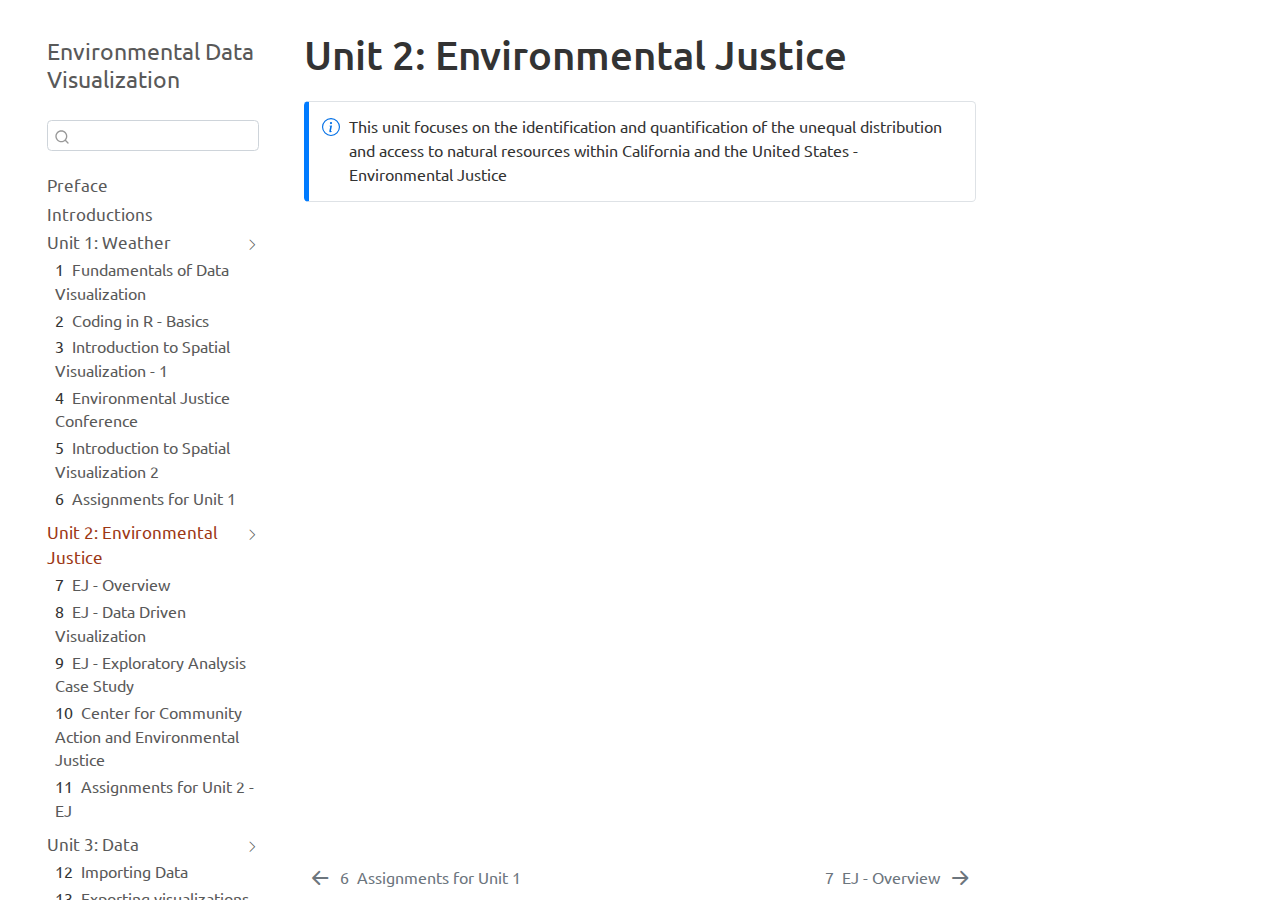
<file: EJ.html>
<!DOCTYPE html>
<html xmlns="http://www.w3.org/1999/xhtml" lang="en" xml:lang="en"><head>

<meta charset="utf-8">
<meta name="generator" content="quarto-1.1.168">

<meta name="viewport" content="width=device-width, initial-scale=1.0, user-scalable=yes">


<title>Environmental Data Visualization - Unit 2: Environmental Justice</title>
<style>
code{white-space: pre-wrap;}
span.smallcaps{font-variant: small-caps;}
div.columns{display: flex; gap: min(4vw, 1.5em);}
div.column{flex: auto; overflow-x: auto;}
div.hanging-indent{margin-left: 1.5em; text-indent: -1.5em;}
ul.task-list{list-style: none;}
ul.task-list li input[type="checkbox"] {
  width: 0.8em;
  margin: 0 0.8em 0.2em -1.6em;
  vertical-align: middle;
}
</style>


<script src="site_libs/quarto-nav/quarto-nav.js"></script>
<script src="site_libs/quarto-nav/headroom.min.js"></script>
<script src="site_libs/clipboard/clipboard.min.js"></script>
<script src="site_libs/quarto-search/autocomplete.umd.js"></script>
<script src="site_libs/quarto-search/fuse.min.js"></script>
<script src="site_libs/quarto-search/quarto-search.js"></script>
<meta name="quarto:offset" content="./">
<link href="./EJtheory.html" rel="next">
<link href="./assignment1.html" rel="prev">
<script src="site_libs/quarto-html/quarto.js"></script>
<script src="site_libs/quarto-html/popper.min.js"></script>
<script src="site_libs/quarto-html/tippy.umd.min.js"></script>
<script src="site_libs/quarto-html/anchor.min.js"></script>
<link href="site_libs/quarto-html/tippy.css" rel="stylesheet">
<link href="site_libs/quarto-html/quarto-syntax-highlighting.css" rel="stylesheet" id="quarto-text-highlighting-styles">
<script src="site_libs/bootstrap/bootstrap.min.js"></script>
<link href="site_libs/bootstrap/bootstrap-icons.css" rel="stylesheet">
<link href="site_libs/bootstrap/bootstrap.min.css" rel="stylesheet" id="quarto-bootstrap" data-mode="light">
<script id="quarto-search-options" type="application/json">{
  "location": "sidebar",
  "copy-button": false,
  "collapse-after": 3,
  "panel-placement": "start",
  "type": "textbox",
  "limit": 20,
  "language": {
    "search-no-results-text": "No results",
    "search-matching-documents-text": "matching documents",
    "search-copy-link-title": "Copy link to search",
    "search-hide-matches-text": "Hide additional matches",
    "search-more-match-text": "more match in this document",
    "search-more-matches-text": "more matches in this document",
    "search-clear-button-title": "Clear",
    "search-detached-cancel-button-title": "Cancel",
    "search-submit-button-title": "Submit"
  }
}</script>


</head>

<body class="nav-sidebar floating">

<div id="quarto-search-results"></div>
  <header id="quarto-header" class="headroom fixed-top">
  <nav class="quarto-secondary-nav" data-bs-toggle="collapse" data-bs-target="#quarto-sidebar" aria-controls="quarto-sidebar" aria-expanded="false" aria-label="Toggle sidebar navigation" onclick="if (window.quartoToggleHeadroom) { window.quartoToggleHeadroom(); }">
    <div class="container-fluid d-flex justify-content-between">
      <h1 class="quarto-secondary-nav-title">Unit 2: Environmental Justice</h1>
      <button type="button" class="quarto-btn-toggle btn" aria-label="Show secondary navigation">
        <i class="bi bi-chevron-right"></i>
      </button>
    </div>
  </nav>
</header>
<!-- content -->
<div id="quarto-content" class="quarto-container page-columns page-rows-contents page-layout-article">
<!-- sidebar -->
  <nav id="quarto-sidebar" class="sidebar collapse sidebar-navigation floating overflow-auto">
    <div class="pt-lg-2 mt-2 text-left sidebar-header">
    <div class="sidebar-title mb-0 py-0">
      <a href="./">Environmental Data Visualization</a> 
    </div>
      </div>
      <div class="mt-2 flex-shrink-0 align-items-center">
        <div class="sidebar-search">
        <div id="quarto-search" class="" title="Search"></div>
        </div>
      </div>
    <div class="sidebar-menu-container"> 
    <ul class="list-unstyled mt-1">
        <li class="sidebar-item">
  <div class="sidebar-item-container"> 
  <a href="./index.html" class="sidebar-item-text sidebar-link">Preface</a>
  </div>
</li>
        <li class="sidebar-item">
  <div class="sidebar-item-container"> 
  <a href="./intro.html" class="sidebar-item-text sidebar-link">Introductions</a>
  </div>
</li>
        <li class="sidebar-item sidebar-item-section">
      <div class="sidebar-item-container"> 
            <a href="./weather.html" class="sidebar-item-text sidebar-link">Unit 1: Weather</a>
          <a class="sidebar-item-toggle text-start" data-bs-toggle="collapse" data-bs-target="#quarto-sidebar-section-1" aria-expanded="true">
            <i class="bi bi-chevron-right ms-2"></i>
          </a> 
      </div>
      <ul id="quarto-sidebar-section-1" class="collapse list-unstyled sidebar-section depth1 show">  
          <li class="sidebar-item">
  <div class="sidebar-item-container"> 
  <a href="./information.html" class="sidebar-item-text sidebar-link"><span class="chapter-number">1</span>&nbsp; <span class="chapter-title">Fundamentals of Data Visualization</span></a>
  </div>
</li>
          <li class="sidebar-item">
  <div class="sidebar-item-container"> 
  <a href="./coding1.html" class="sidebar-item-text sidebar-link"><span class="chapter-number">2</span>&nbsp; <span class="chapter-title">Coding in R - Basics</span></a>
  </div>
</li>
          <li class="sidebar-item">
  <div class="sidebar-item-container"> 
  <a href="./maps1.html" class="sidebar-item-text sidebar-link"><span class="chapter-number">3</span>&nbsp; <span class="chapter-title">Introduction to Spatial Visualization - 1</span></a>
  </div>
</li>
          <li class="sidebar-item">
  <div class="sidebar-item-container"> 
  <a href="./AQMD.html" class="sidebar-item-text sidebar-link"><span class="chapter-number">4</span>&nbsp; <span class="chapter-title">Environmental Justice Conference</span></a>
  </div>
</li>
          <li class="sidebar-item">
  <div class="sidebar-item-container"> 
  <a href="./maps2.html" class="sidebar-item-text sidebar-link"><span class="chapter-number">5</span>&nbsp; <span class="chapter-title">Introduction to Spatial Visualization 2</span></a>
  </div>
</li>
          <li class="sidebar-item">
  <div class="sidebar-item-container"> 
  <a href="./assignment1.html" class="sidebar-item-text sidebar-link"><span class="chapter-number">6</span>&nbsp; <span class="chapter-title">Assignments for Unit 1</span></a>
  </div>
</li>
      </ul>
  </li>
        <li class="sidebar-item sidebar-item-section">
      <div class="sidebar-item-container"> 
            <a href="./EJ.html" class="sidebar-item-text sidebar-link active">Unit 2: Environmental Justice</a>
          <a class="sidebar-item-toggle text-start" data-bs-toggle="collapse" data-bs-target="#quarto-sidebar-section-2" aria-expanded="true">
            <i class="bi bi-chevron-right ms-2"></i>
          </a> 
      </div>
      <ul id="quarto-sidebar-section-2" class="collapse list-unstyled sidebar-section depth1 show">  
          <li class="sidebar-item">
  <div class="sidebar-item-container"> 
  <a href="./EJtheory.html" class="sidebar-item-text sidebar-link"><span class="chapter-number">7</span>&nbsp; <span class="chapter-title">EJ - Overview</span></a>
  </div>
</li>
          <li class="sidebar-item">
  <div class="sidebar-item-container"> 
  <a href="./EJtools.html" class="sidebar-item-text sidebar-link"><span class="chapter-number">8</span>&nbsp; <span class="chapter-title">EJ - Data Driven Visualization</span></a>
  </div>
</li>
          <li class="sidebar-item">
  <div class="sidebar-item-container"> 
  <a href="./EJdata.html" class="sidebar-item-text sidebar-link"><span class="chapter-number">9</span>&nbsp; <span class="chapter-title">EJ - Exploratory Analysis Case Study</span></a>
  </div>
</li>
          <li class="sidebar-item">
  <div class="sidebar-item-container"> 
  <a href="./CCAEJ.html" class="sidebar-item-text sidebar-link"><span class="chapter-number">10</span>&nbsp; <span class="chapter-title">Center for Community Action and Environmental Justice</span></a>
  </div>
</li>
          <li class="sidebar-item">
  <div class="sidebar-item-container"> 
  <a href="./assignment2.html" class="sidebar-item-text sidebar-link"><span class="chapter-number">11</span>&nbsp; <span class="chapter-title">Assignments for Unit 2 - EJ</span></a>
  </div>
</li>
      </ul>
  </li>
        <li class="sidebar-item sidebar-item-section">
      <div class="sidebar-item-container"> 
            <a href="./data.html" class="sidebar-item-text sidebar-link">Unit 3: Data</a>
          <a class="sidebar-item-toggle text-start" data-bs-toggle="collapse" data-bs-target="#quarto-sidebar-section-3" aria-expanded="true">
            <i class="bi bi-chevron-right ms-2"></i>
          </a> 
      </div>
      <ul id="quarto-sidebar-section-3" class="collapse list-unstyled sidebar-section depth1 show">  
          <li class="sidebar-item">
  <div class="sidebar-item-container"> 
  <a href="./import.html" class="sidebar-item-text sidebar-link"><span class="chapter-number">12</span>&nbsp; <span class="chapter-title">Importing Data</span></a>
  </div>
</li>
          <li class="sidebar-item">
  <div class="sidebar-item-container"> 
  <a href="./export.html" class="sidebar-item-text sidebar-link"><span class="chapter-number">13</span>&nbsp; <span class="chapter-title">Exporting visualizations and data</span></a>
  </div>
</li>
          <li class="sidebar-item">
  <div class="sidebar-item-container"> 
  <a href="./context.html" class="sidebar-item-text sidebar-link"><span class="chapter-number">14</span>&nbsp; <span class="chapter-title">Contextualizing Data</span></a>
  </div>
</li>
          <li class="sidebar-item">
  <div class="sidebar-item-container"> 
  <a href="./import2.html" class="sidebar-item-text sidebar-link"><span class="chapter-number">15</span>&nbsp; <span class="chapter-title">Importing Data - Part 2</span></a>
  </div>
</li>
          <li class="sidebar-item">
  <div class="sidebar-item-container"> 
  <a href="./assignment3.html" class="sidebar-item-text sidebar-link"><span class="chapter-number">16</span>&nbsp; <span class="chapter-title">Assignments for Unit 3 - Data</span></a>
  </div>
</li>
      </ul>
  </li>
        <li class="sidebar-item sidebar-item-section">
      <div class="sidebar-item-container"> 
            <a href="./projects.html" class="sidebar-item-text sidebar-link">Unit 4: Special Projects</a>
          <a class="sidebar-item-toggle text-start" data-bs-toggle="collapse" data-bs-target="#quarto-sidebar-section-4" aria-expanded="true">
            <i class="bi bi-chevron-right ms-2"></i>
          </a> 
      </div>
      <ul id="quarto-sidebar-section-4" class="collapse list-unstyled sidebar-section depth1 show">  
          <li class="sidebar-item">
  <div class="sidebar-item-container"> 
  <a href="./sacrifice.html" class="sidebar-item-text sidebar-link"><span class="chapter-number">17</span>&nbsp; <span class="chapter-title">Sacrifice Zones</span></a>
  </div>
</li>
          <li class="sidebar-item">
  <div class="sidebar-item-container"> 
  <a href="./debt.html" class="sidebar-item-text sidebar-link"><span class="chapter-number">18</span>&nbsp; <span class="chapter-title">Ecological Debt</span></a>
  </div>
</li>
          <li class="sidebar-item">
  <div class="sidebar-item-container"> 
  <a href="./markdown.html" class="sidebar-item-text sidebar-link"><span class="chapter-number">19</span>&nbsp; <span class="chapter-title">R Markdown - Documents and Presentations in R</span></a>
  </div>
</li>
          <li class="sidebar-item">
  <div class="sidebar-item-container"> 
  <a href="./research.html" class="sidebar-item-text sidebar-link"><span class="chapter-number">20</span>&nbsp; <span class="chapter-title">Research sites</span></a>
  </div>
</li>
          <li class="sidebar-item">
  <div class="sidebar-item-container"> 
  <a href="./munging.html" class="sidebar-item-text sidebar-link"><span class="chapter-number">21</span>&nbsp; <span class="chapter-title">Data Science 101</span></a>
  </div>
</li>
          <li class="sidebar-item">
  <div class="sidebar-item-container"> 
  <a href="./debrief.html" class="sidebar-item-text sidebar-link"><span class="chapter-number">22</span>&nbsp; <span class="chapter-title">Group Project Review - Projects</span></a>
  </div>
</li>
          <li class="sidebar-item">
  <div class="sidebar-item-container"> 
  <a href="./maps3.html" class="sidebar-item-text sidebar-link"><span class="chapter-number">23</span>&nbsp; <span class="chapter-title">Advanced Spatial Visualization</span></a>
  </div>
</li>
          <li class="sidebar-item">
  <div class="sidebar-item-container"> 
  <a href="./assignment4.html" class="sidebar-item-text sidebar-link"><span class="chapter-number">24</span>&nbsp; <span class="chapter-title">Assignments for Unit 4 - Projects</span></a>
  </div>
</li>
      </ul>
  </li>
        <li class="sidebar-item sidebar-item-section">
      <div class="sidebar-item-container"> 
            <a class="sidebar-item-text sidebar-link text-start" data-bs-toggle="collapse" data-bs-target="#quarto-sidebar-section-5" aria-expanded="true">Appendices</a>
          <a class="sidebar-item-toggle text-start" data-bs-toggle="collapse" data-bs-target="#quarto-sidebar-section-5" aria-expanded="true">
            <i class="bi bi-chevron-right ms-2"></i>
          </a> 
      </div>
      <ul id="quarto-sidebar-section-5" class="collapse list-unstyled sidebar-section depth1 show">  
          <li class="sidebar-item">
  <div class="sidebar-item-container"> 
  <a href="./syllabus.html" class="sidebar-item-text sidebar-link"><span class="chapter-number">A</span>&nbsp; <span class="chapter-title">Course Syllabus</span></a>
  </div>
</li>
          <li class="sidebar-item">
  <div class="sidebar-item-container"> 
  <a href="./tools.html" class="sidebar-item-text sidebar-link"><span class="chapter-number">B</span>&nbsp; <span class="chapter-title">R and RStudio Installation and Overview</span></a>
  </div>
</li>
          <li class="sidebar-item">
  <div class="sidebar-item-container"> 
  <a href="./resources.html" class="sidebar-item-text sidebar-link"><span class="chapter-number">C</span>&nbsp; <span class="chapter-title">Resources</span></a>
  </div>
</li>
          <li class="sidebar-item">
  <div class="sidebar-item-container"> 
  <a href="./references.html" class="sidebar-item-text sidebar-link">References</a>
  </div>
</li>
      </ul>
  </li>
    </ul>
    </div>
</nav>
<!-- margin-sidebar -->
    <div id="quarto-margin-sidebar" class="sidebar margin-sidebar">
        
    </div>
<!-- main -->
<main class="content" id="quarto-document-content">

<header id="title-block-header" class="quarto-title-block default">
<div class="quarto-title">
<h1 class="title"><span id="sec-EJ" class="quarto-section-identifier d-none d-lg-block">Unit 2: Environmental Justice</span></h1>
</div>



<div class="quarto-title-meta">

    
    
  </div>
  

</header>

<div class="callout-note callout callout-style-simple">
<div class="callout-body d-flex">
<div class="callout-icon-container">
<i class="callout-icon"></i>
</div>
<div class="callout-body-container">
<p>This unit focuses on the identification and quantification of the unequal distribution and access to natural resources within California and the United States - Environmental Justice</p>
</div>
</div>
</div>



</main> <!-- /main -->
<script id="quarto-html-after-body" type="application/javascript">
window.document.addEventListener("DOMContentLoaded", function (event) {
  const toggleBodyColorMode = (bsSheetEl) => {
    const mode = bsSheetEl.getAttribute("data-mode");
    const bodyEl = window.document.querySelector("body");
    if (mode === "dark") {
      bodyEl.classList.add("quarto-dark");
      bodyEl.classList.remove("quarto-light");
    } else {
      bodyEl.classList.add("quarto-light");
      bodyEl.classList.remove("quarto-dark");
    }
  }
  const toggleBodyColorPrimary = () => {
    const bsSheetEl = window.document.querySelector("link#quarto-bootstrap");
    if (bsSheetEl) {
      toggleBodyColorMode(bsSheetEl);
    }
  }
  toggleBodyColorPrimary();  
  const icon = "";
  const anchorJS = new window.AnchorJS();
  anchorJS.options = {
    placement: 'right',
    icon: icon
  };
  anchorJS.add('.anchored');
  const clipboard = new window.ClipboardJS('.code-copy-button', {
    target: function(trigger) {
      return trigger.previousElementSibling;
    }
  });
  clipboard.on('success', function(e) {
    // button target
    const button = e.trigger;
    // don't keep focus
    button.blur();
    // flash "checked"
    button.classList.add('code-copy-button-checked');
    var currentTitle = button.getAttribute("title");
    button.setAttribute("title", "Copied!");
    setTimeout(function() {
      button.setAttribute("title", currentTitle);
      button.classList.remove('code-copy-button-checked');
    }, 1000);
    // clear code selection
    e.clearSelection();
  });
  function tippyHover(el, contentFn) {
    const config = {
      allowHTML: true,
      content: contentFn,
      maxWidth: 500,
      delay: 100,
      arrow: false,
      appendTo: function(el) {
          return el.parentElement;
      },
      interactive: true,
      interactiveBorder: 10,
      theme: 'quarto',
      placement: 'bottom-start'
    };
    window.tippy(el, config); 
  }
  const noterefs = window.document.querySelectorAll('a[role="doc-noteref"]');
  for (var i=0; i<noterefs.length; i++) {
    const ref = noterefs[i];
    tippyHover(ref, function() {
      // use id or data attribute instead here
      let href = ref.getAttribute('data-footnote-href') || ref.getAttribute('href');
      try { href = new URL(href).hash; } catch {}
      const id = href.replace(/^#\/?/, "");
      const note = window.document.getElementById(id);
      return note.innerHTML;
    });
  }
  var bibliorefs = window.document.querySelectorAll('a[role="doc-biblioref"]');
  for (var i=0; i<bibliorefs.length; i++) {
    const ref = bibliorefs[i];
    const cites = ref.parentNode.getAttribute('data-cites').split(' ');
    tippyHover(ref, function() {
      var popup = window.document.createElement('div');
      cites.forEach(function(cite) {
        var citeDiv = window.document.createElement('div');
        citeDiv.classList.add('hanging-indent');
        citeDiv.classList.add('csl-entry');
        var biblioDiv = window.document.getElementById('ref-' + cite);
        if (biblioDiv) {
          citeDiv.innerHTML = biblioDiv.innerHTML;
        }
        popup.appendChild(citeDiv);
      });
      return popup.innerHTML;
    });
  }
});
</script>
<nav class="page-navigation">
  <div class="nav-page nav-page-previous">
      <a href="./assignment1.html" class="pagination-link">
        <i class="bi bi-arrow-left-short"></i> <span class="nav-page-text"><span class="chapter-number">6</span>&nbsp; <span class="chapter-title">Assignments for Unit 1</span></span>
      </a>          
  </div>
  <div class="nav-page nav-page-next">
      <a href="./EJtheory.html" class="pagination-link">
        <span class="nav-page-text"><span class="chapter-number">7</span>&nbsp; <span class="chapter-title">EJ - Overview</span></span> <i class="bi bi-arrow-right-short"></i>
      </a>
  </div>
</nav>
</div> <!-- /content -->



</body></html>
</file>
<file: site_libs/quarto-html/tippy.css>
.tippy-box[data-animation=fade][data-state=hidden]{opacity:0}[data-tippy-root]{max-width:calc(100vw - 10px)}.tippy-box{position:relative;background-color:#333;color:#fff;border-radius:4px;font-size:14px;line-height:1.4;white-space:normal;outline:0;transition-property:transform,visibility,opacity}.tippy-box[data-placement^=top]>.tippy-arrow{bottom:0}.tippy-box[data-placement^=top]>.tippy-arrow:before{bottom:-7px;left:0;border-width:8px 8px 0;border-top-color:initial;transform-origin:center top}.tippy-box[data-placement^=bottom]>.tippy-arrow{top:0}.tippy-box[data-placement^=bottom]>.tippy-arrow:before{top:-7px;left:0;border-width:0 8px 8px;border-bottom-color:initial;transform-origin:center bottom}.tippy-box[data-placement^=left]>.tippy-arrow{right:0}.tippy-box[data-placement^=left]>.tippy-arrow:before{border-width:8px 0 8px 8px;border-left-color:initial;right:-7px;transform-origin:center left}.tippy-box[data-placement^=right]>.tippy-arrow{left:0}.tippy-box[data-placement^=right]>.tippy-arrow:before{left:-7px;border-width:8px 8px 8px 0;border-right-color:initial;transform-origin:center right}.tippy-box[data-inertia][data-state=visible]{transition-timing-function:cubic-bezier(.54,1.5,.38,1.11)}.tippy-arrow{width:16px;height:16px;color:#333}.tippy-arrow:before{content:"";position:absolute;border-color:transparent;border-style:solid}.tippy-content{position:relative;padding:5px 9px;z-index:1}
</file>
<file: site_libs/quarto-html/quarto-syntax-highlighting.css>
/* quarto syntax highlight colors */
:root {
  --quarto-hl-ot-color: #003B4F;
  --quarto-hl-at-color: #657422;
  --quarto-hl-ss-color: #20794D;
  --quarto-hl-an-color: #5E5E5E;
  --quarto-hl-fu-color: #4758AB;
  --quarto-hl-st-color: #20794D;
  --quarto-hl-cf-color: #003B4F;
  --quarto-hl-op-color: #5E5E5E;
  --quarto-hl-er-color: #AD0000;
  --quarto-hl-bn-color: #AD0000;
  --quarto-hl-al-color: #AD0000;
  --quarto-hl-va-color: #111111;
  --quarto-hl-bu-color: inherit;
  --quarto-hl-ex-color: inherit;
  --quarto-hl-pp-color: #AD0000;
  --quarto-hl-in-color: #5E5E5E;
  --quarto-hl-vs-color: #20794D;
  --quarto-hl-wa-color: #5E5E5E;
  --quarto-hl-do-color: #5E5E5E;
  --quarto-hl-im-color: #00769E;
  --quarto-hl-ch-color: #20794D;
  --quarto-hl-dt-color: #AD0000;
  --quarto-hl-fl-color: #AD0000;
  --quarto-hl-co-color: #5E5E5E;
  --quarto-hl-cv-color: #5E5E5E;
  --quarto-hl-cn-color: #8f5902;
  --quarto-hl-sc-color: #5E5E5E;
  --quarto-hl-dv-color: #AD0000;
  --quarto-hl-kw-color: #003B4F;
}

/* other quarto variables */
:root {
  --quarto-font-monospace: SFMono-Regular, Menlo, Monaco, Consolas, "Liberation Mono", "Courier New", monospace;
}

pre > code.sourceCode > span {
  color: #003B4F;
}

code span {
  color: #003B4F;
}

code.sourceCode > span {
  color: #003B4F;
}

div.sourceCode,
div.sourceCode pre.sourceCode {
  color: #003B4F;
}

code span.ot {
  color: #003B4F;
}

code span.at {
  color: #657422;
}

code span.ss {
  color: #20794D;
}

code span.an {
  color: #5E5E5E;
}

code span.fu {
  color: #4758AB;
}

code span.st {
  color: #20794D;
}

code span.cf {
  color: #003B4F;
}

code span.op {
  color: #5E5E5E;
}

code span.er {
  color: #AD0000;
}

code span.bn {
  color: #AD0000;
}

code span.al {
  color: #AD0000;
}

code span.va {
  color: #111111;
}

code span.pp {
  color: #AD0000;
}

code span.in {
  color: #5E5E5E;
}

code span.vs {
  color: #20794D;
}

code span.wa {
  color: #5E5E5E;
  font-style: italic;
}

code span.do {
  color: #5E5E5E;
  font-style: italic;
}

code span.im {
  color: #00769E;
}

code span.ch {
  color: #20794D;
}

code span.dt {
  color: #AD0000;
}

code span.fl {
  color: #AD0000;
}

code span.co {
  color: #5E5E5E;
}

code span.cv {
  color: #5E5E5E;
  font-style: italic;
}

code span.cn {
  color: #8f5902;
}

code span.sc {
  color: #5E5E5E;
}

code span.dv {
  color: #AD0000;
}

code span.kw {
  color: #003B4F;
}

.prevent-inlining {
  content: "</";
}

/*# sourceMappingURL=debc5d5d77c3f9108843748ff7464032.css.map */
</file>
<file: site_libs/lightable-0.0.1/lightable.css>
/*!
 * lightable v0.0.1
 * Copyright 2020 Hao Zhu
 * Licensed under MIT (https://github.com/haozhu233/kableExtra/blob/master/LICENSE)
 */

.lightable-minimal {
  border-collapse: separate;
  border-spacing: 16px 1px;
  width: 100%;
  margin-bottom: 10px;
}

.lightable-minimal td {
  margin-left: 5px;
  margin-right: 5px;
}

.lightable-minimal th {
  margin-left: 5px;
  margin-right: 5px;
}

.lightable-minimal thead tr:last-child th {
  border-bottom: 2px solid #00000050;
  empty-cells: hide;

}

.lightable-minimal tbody tr:first-child td {
  padding-top: 0.5em;
}

.lightable-minimal.lightable-hover tbody tr:hover {
  background-color: #f5f5f5;
}

.lightable-minimal.lightable-striped tbody tr:nth-child(even) {
  background-color: #f5f5f5;
}

.lightable-classic {
  border-top: 0.16em solid #111111;
  border-bottom: 0.16em solid #111111;
  width: 100%;
  margin-bottom: 10px;
  margin: 10px 5px;
}

.lightable-classic tfoot tr td {
  border: 0;
}

.lightable-classic tfoot tr:first-child td {
  border-top: 0.14em solid #111111;
}

.lightable-classic caption {
  color: #222222;
}

.lightable-classic td {
  padding-left: 5px;
  padding-right: 5px;
  color: #222222;
}

.lightable-classic th {
  padding-left: 5px;
  padding-right: 5px;
  font-weight: normal;
  color: #222222;
}

.lightable-classic thead tr:last-child th {
  border-bottom: 0.10em solid #111111;
}

.lightable-classic.lightable-hover tbody tr:hover {
  background-color: #F9EEC1;
}

.lightable-classic.lightable-striped tbody tr:nth-child(even) {
  background-color: #f5f5f5;
}

.lightable-classic-2 {
  border-top: 3px double #111111;
  border-bottom: 3px double #111111;
  width: 100%;
  margin-bottom: 10px;
}

.lightable-classic-2 tfoot tr td {
  border: 0;
}

.lightable-classic-2 tfoot tr:first-child td {
  border-top: 3px double #111111;
}

.lightable-classic-2 caption {
  color: #222222;
}

.lightable-classic-2 td {
  padding-left: 5px;
  padding-right: 5px;
  color: #222222;
}

.lightable-classic-2 th {
  padding-left: 5px;
  padding-right: 5px;
  font-weight: normal;
  color: #222222;
}

.lightable-classic-2 tbody tr:last-child td {
  border-bottom: 3px double #111111;
}

.lightable-classic-2 thead tr:last-child th {
  border-bottom: 1px solid #111111;
}

.lightable-classic-2.lightable-hover tbody tr:hover {
  background-color: #F9EEC1;
}

.lightable-classic-2.lightable-striped tbody tr:nth-child(even) {
  background-color: #f5f5f5;
}

.lightable-material {
  min-width: 100%;
  white-space: nowrap;
  table-layout: fixed;
  font-family: Roboto, sans-serif;
  border: 1px solid #EEE;
  border-collapse: collapse;
  margin-bottom: 10px;
}

.lightable-material tfoot tr td {
  border: 0;
}

.lightable-material tfoot tr:first-child td {
  border-top: 1px solid #EEE;
}

.lightable-material th {
  height: 56px;
  padding-left: 16px;
  padding-right: 16px;
}

.lightable-material td {
  height: 52px;
  padding-left: 16px;
  padding-right: 16px;
  border-top: 1px solid #eeeeee;
}

.lightable-material.lightable-hover tbody tr:hover {
  background-color: #f5f5f5;
}

.lightable-material.lightable-striped tbody tr:nth-child(even) {
  background-color: #f5f5f5;
}

.lightable-material.lightable-striped tbody td {
  border: 0;
}

.lightable-material.lightable-striped thead tr:last-child th {
  border-bottom: 1px solid #ddd;
}

.lightable-material-dark {
  min-width: 100%;
  white-space: nowrap;
  table-layout: fixed;
  font-family: Roboto, sans-serif;
  border: 1px solid #FFFFFF12;
  border-collapse: collapse;
  margin-bottom: 10px;
  background-color: #363640;
}

.lightable-material-dark tfoot tr td {
  border: 0;
}

.lightable-material-dark tfoot tr:first-child td {
  border-top: 1px solid #FFFFFF12;
}

.lightable-material-dark th {
  height: 56px;
  padding-left: 16px;
  padding-right: 16px;
  color: #FFFFFF60;
}

.lightable-material-dark td {
  height: 52px;
  padding-left: 16px;
  padding-right: 16px;
  color: #FFFFFF;
  border-top: 1px solid #FFFFFF12;
}

.lightable-material-dark.lightable-hover tbody tr:hover {
  background-color: #FFFFFF12;
}

.lightable-material-dark.lightable-striped tbody tr:nth-child(even) {
  background-color: #FFFFFF12;
}

.lightable-material-dark.lightable-striped tbody td {
  border: 0;
}

.lightable-material-dark.lightable-striped thead tr:last-child th {
  border-bottom: 1px solid #FFFFFF12;
}

.lightable-paper {
  width: 100%;
  margin-bottom: 10px;
  color: #444;
}

.lightable-paper tfoot tr td {
  border: 0;
}

.lightable-paper tfoot tr:first-child td {
  border-top: 1px solid #00000020;
}

.lightable-paper thead tr:last-child th {
  color: #666;
  vertical-align: bottom;
  border-bottom: 1px solid #00000020;
  line-height: 1.15em;
  padding: 10px 5px;
}

.lightable-paper td {
  vertical-align: middle;
  border-bottom: 1px solid #00000010;
  line-height: 1.15em;
  padding: 7px 5px;
}

.lightable-paper.lightable-hover tbody tr:hover {
  background-color: #F9EEC1;
}

.lightable-paper.lightable-striped tbody tr:nth-child(even) {
  background-color: #00000008;
}

.lightable-paper.lightable-striped tbody td {
  border: 0;
}
</file>
